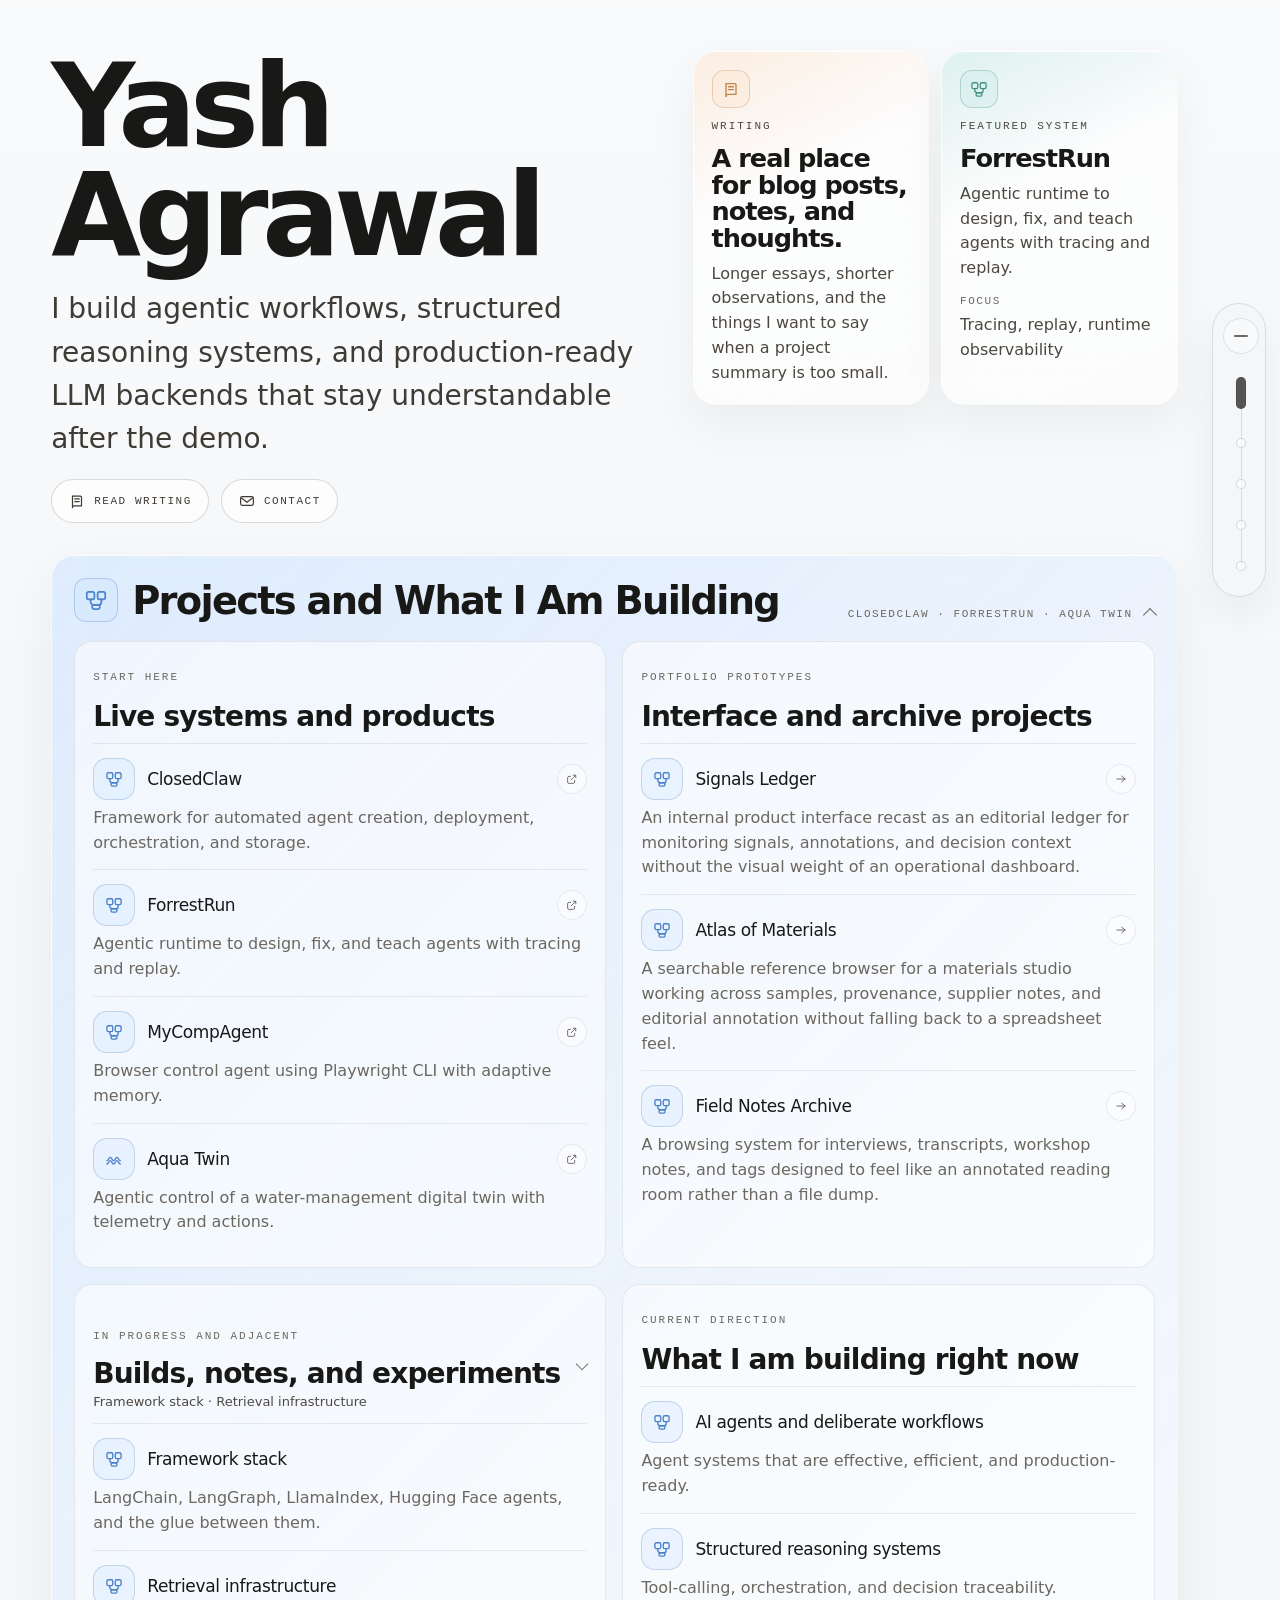
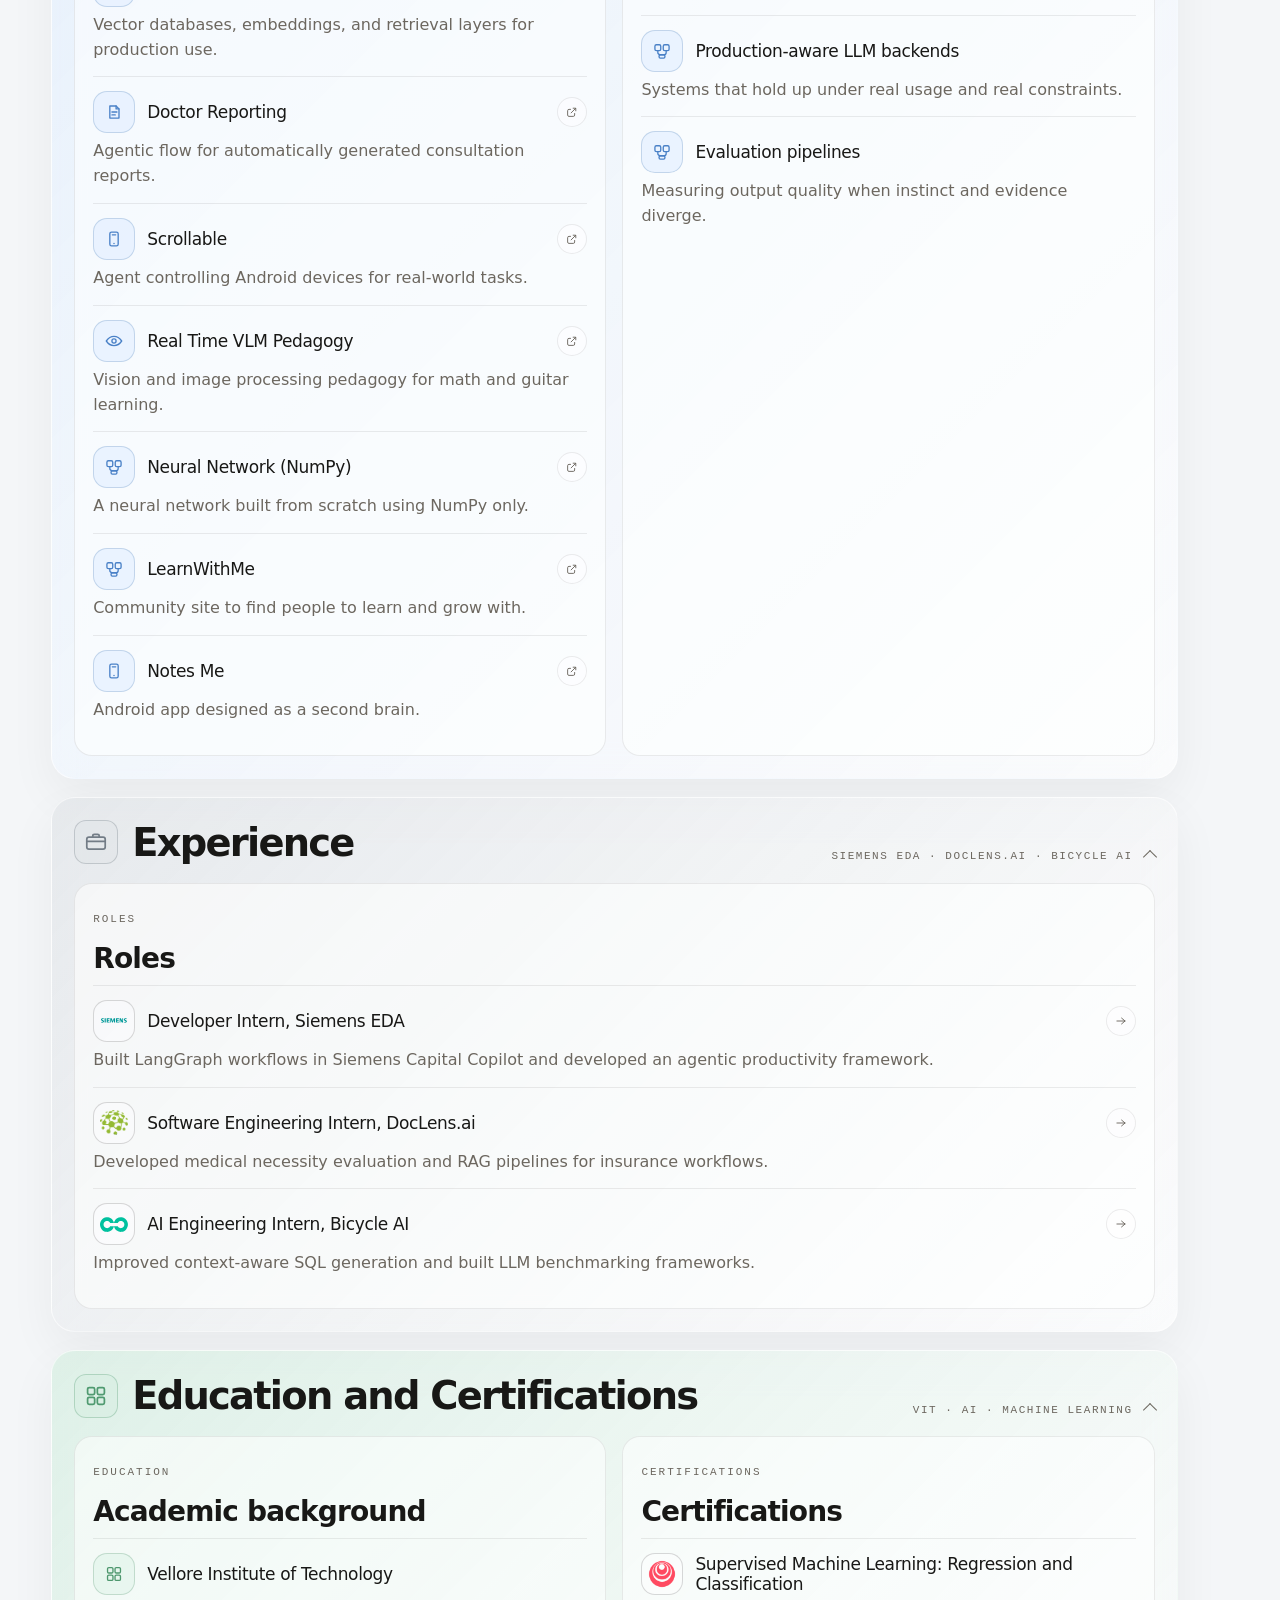
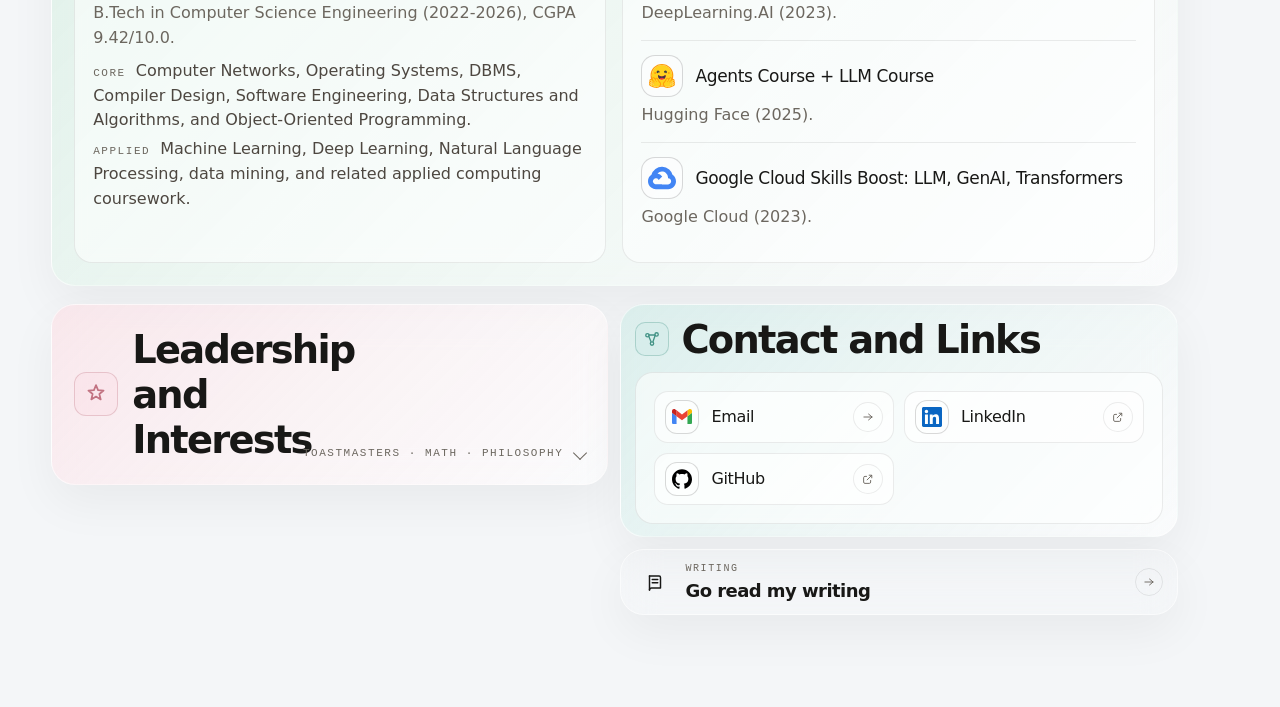
<file: index.html>
<!DOCTYPE html>
<html lang="en">
<head>
  <meta charset="UTF-8">
  <meta name="viewport" content="width=device-width, initial-scale=1.0">
  <title>Yash Agrawal | Portfolio Index</title>
  <meta
    name="description"
    content="AI/ML engineer focused on agentic workflows, LLM systems, and applied ML."
  >
  <script>
    (function () {
      try {
        const storedTheme = localStorage.getItem("portfolio-theme");
        const theme = storedTheme || (window.matchMedia("(prefers-color-scheme: dark)").matches ? "dark" : "light");
        document.documentElement.dataset.theme = theme;
      } catch (error) {
        document.documentElement.dataset.theme = "light";
      }
    }());
  </script>
  <link rel="stylesheet" href="styles.css">
</head>
<body class="page-home">
  <aside class="side-rail" aria-label="Quick navigation">
    <div class="side-rail-shell">
      <button class="theme-toggle" type="button" data-theme-toggle aria-pressed="false">
        <span data-theme-label>Switch to dark mode</span>
      </button>
      <nav class="rail-nav">
        <a class="rail-link is-active" href="#intro" aria-label="Jump to intro">
          <span class="rail-dot" aria-hidden="true"></span>
          <span class="rail-link-text">Intro</span>
        </a>
        <a class="rail-link" href="#projects" aria-label="Jump to projects">
          <span class="rail-dot" aria-hidden="true"></span>
          <span class="rail-link-text">Projects</span>
        </a>
        <a class="rail-link" href="#experience" aria-label="Jump to experience">
          <span class="rail-dot" aria-hidden="true"></span>
          <span class="rail-link-text">Experience</span>
        </a>
        <a class="rail-link" href="#education" aria-label="Jump to education">
          <span class="rail-dot" aria-hidden="true"></span>
          <span class="rail-link-text">Education</span>
        </a>
        <a class="rail-link" href="#leadership" aria-label="Jump to leadership">
          <span class="rail-dot" aria-hidden="true"></span>
          <span class="rail-link-text">Leadership + Links</span>
        </a>
      </nav>
    </div>
  </aside>

  <div class="page-shell">
    <div class="home-layout">
      <header id="intro" class="hero">
        <div class="hero-copy">
          <h1 class="hero-title">Yash Agrawal</h1>
          <p class="hero-summary">
            I build agentic workflows, structured reasoning systems, and production-ready LLM backends that stay understandable after the demo.
          </p>
          <div class="hero-actions" aria-label="Primary actions">
            <a class="hero-action" href="writing/index.html">
              <span class="hero-action-icon" aria-hidden="true">
                <svg viewBox="0 0 24 24" fill="none" stroke="currentColor" stroke-width="1.6" stroke-linecap="round" stroke-linejoin="round">
                  <path d="M6 5.5h10.5A1.5 1.5 0 0 1 18 7v11.5H8.25A2.25 2.25 0 0 0 6 20.75"></path>
                  <path d="M6 5.5v15.25"></path>
                  <path d="M9 9.25h6"></path>
                  <path d="M9 12.75h6"></path>
                </svg>
              </span>
              <span>Read Writing</span>
            </a>
            <a class="hero-action" href="#contact">
              <span class="hero-action-icon" aria-hidden="true">
                <svg viewBox="0 0 24 24" fill="none" stroke="currentColor" stroke-width="1.6" stroke-linecap="round" stroke-linejoin="round">
                  <rect x="3.5" y="6.25" width="17" height="11.5" rx="2"></rect>
                  <path d="m4.75 8 7.25 5.75L19.25 8"></path>
                </svg>
              </span>
              <span>Contact</span>
            </a>
          </div>
        </div>
      </header>

      <aside class="hero-board" aria-label="Quick portfolio overview">
        <a class="signal-card signal-card-link signal-card-writing" href="writing/index.html">
          <span class="signal-card-mark" aria-hidden="true">
            <svg viewBox="0 0 24 24" fill="none" stroke="currentColor" stroke-width="1.6" stroke-linecap="round" stroke-linejoin="round">
              <path d="M6 5.5h10.5A1.5 1.5 0 0 1 18 7v11.5H8.25A2.25 2.25 0 0 0 6 20.75"></path>
              <path d="M6 5.5v15.25"></path>
              <path d="M9 9.25h6"></path>
              <path d="M9 12.75h6"></path>
            </svg>
          </span>
          <p class="eyebrow">Writing</p>
          <h2>A real place for blog posts, notes, and thoughts.</h2>
          <p>
            Longer essays, shorter observations, and the things I want to say when a project summary is too small.
          </p>
        </a>

        <a class="signal-card signal-card-link signal-card-featured" href="https://github.com/rogue-socket/agentic-runtime" target="_blank" rel="noreferrer">
          <span class="signal-card-mark" aria-hidden="true">
            <svg viewBox="0 0 24 24" fill="none" stroke="currentColor" stroke-width="1.6" stroke-linecap="round" stroke-linejoin="round">
              <rect x="3.5" y="4.5" width="7" height="7" rx="1.75"></rect>
              <rect x="13.5" y="4.5" width="7" height="7" rx="1.75"></rect>
              <path d="M7 11.5v2.25a2.75 2.75 0 0 0 2.75 2.75h4.5A2.75 2.75 0 0 0 17 13.75V11.5"></path>
              <rect x="8.5" y="16.5" width="7" height="4" rx="1.5"></rect>
            </svg>
          </span>
          <p class="eyebrow">Featured System</p>
          <h2>ForrestRun</h2>
          <p>
            Agentic runtime to design, fix, and teach agents with tracing and replay.
          </p>
          <div class="signal-card-details" aria-label="Featured system details">
            <p class="signal-card-detail"><span class="signal-card-detail-label">Focus</span>Tracing, replay, runtime observability</p>
          </div>
        </a>

      </aside>

      <main aria-label="Portfolio overview">
        <div id="explorer" class="explorer explorer-lanes"></div>
      </main>
    </div>
  </div>

  <script src="theme.js"></script>
  <script src="script.js"></script>
</body>
</html>
</file>
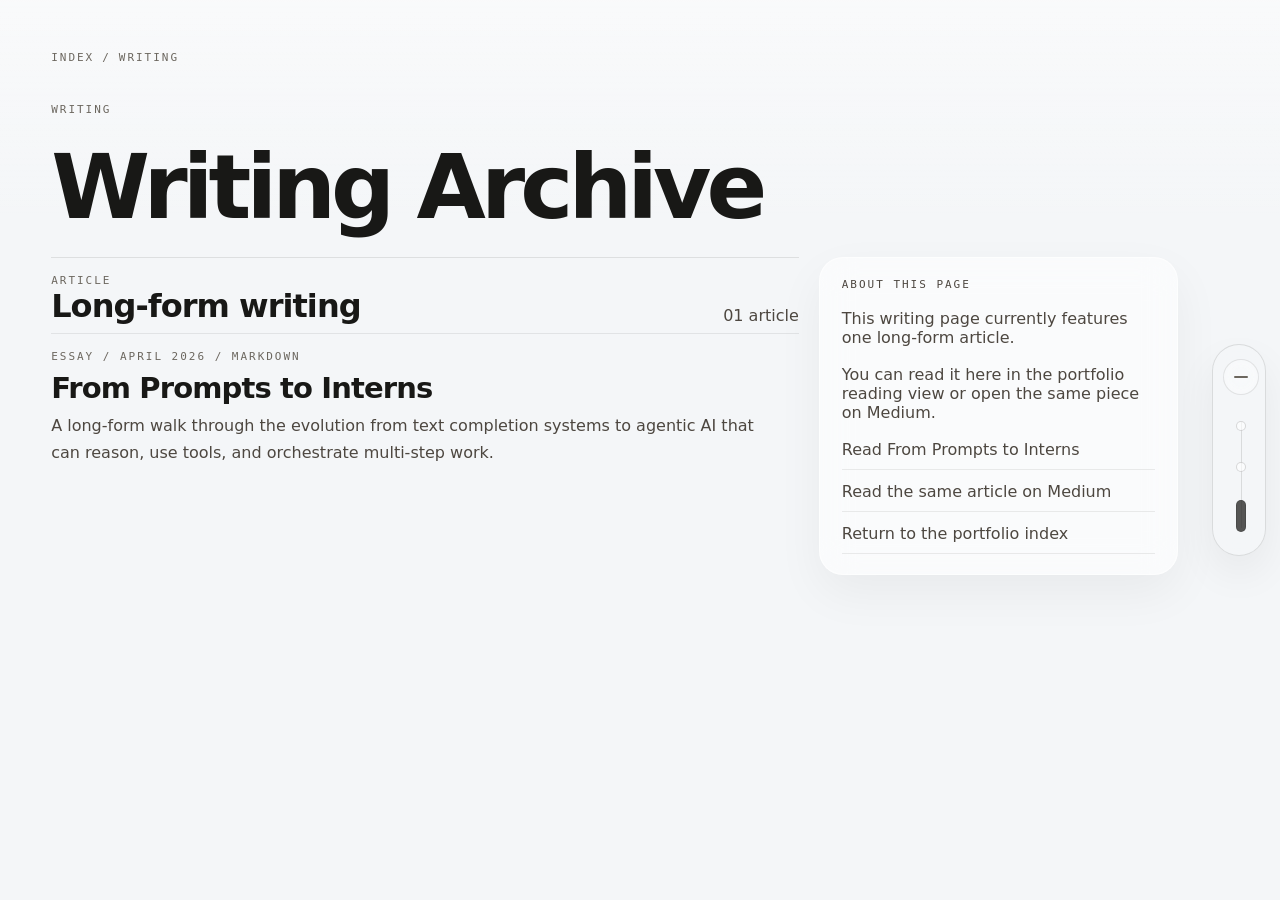
<file: writing/index.html>
<!DOCTYPE html>
<html lang="en">
<head>
  <meta charset="UTF-8">
  <meta name="viewport" content="width=device-width, initial-scale=1.0">
  <title>Writing and Notes | Yash Agrawal</title>
  <meta
    name="description"
    content="Writing archive for essays, notes, reading lists, and public working thoughts."
  >
  <script>
    (function () {
      try {
        const storedTheme = localStorage.getItem("portfolio-theme");
        const theme = storedTheme || (window.matchMedia("(prefers-color-scheme: dark)").matches ? "dark" : "light");
        document.documentElement.dataset.theme = theme;
      } catch (error) {
        document.documentElement.dataset.theme = "light";
      }
    }());
  </script>
  <link rel="stylesheet" href="../styles.css">
</head>
<body class="detail-page writing-page">
  <aside class="side-rail" aria-label="Writing navigation">
    <div class="side-rail-shell">
      <button class="theme-toggle" type="button" data-theme-toggle aria-pressed="false">
        <span data-theme-label>Switch to dark mode</span>
      </button>
      <nav class="rail-nav">
        <a class="rail-link" href="../index.html" aria-label="Go to home">
          <span class="rail-dot" aria-hidden="true"></span>
          <span class="rail-link-text">Home</span>
        </a>
        <a class="rail-link" href="#articles" aria-label="Jump to articles">
          <span class="rail-dot" aria-hidden="true"></span>
          <span class="rail-link-text">Article</span>
        </a>
        <a class="rail-link" href="#about" aria-label="Jump to about section">
          <span class="rail-dot" aria-hidden="true"></span>
          <span class="rail-link-text">About</span>
        </a>
      </nav>
    </div>
  </aside>

  <div class="page-shell">
    <nav class="breadcrumbs" aria-label="Breadcrumbs">
      <a href="../index.html">Index</a>
      <span>/</span>
      <span>Writing</span>
    </nav>

    <header class="detail-hero">
      <p class="detail-label">Writing</p>
      <h1 class="detail-title">Writing Archive</h1>
    </header>

    <main class="detail-main">
      <section class="writing-layout" aria-label="Writing archive layout">
        <div class="archive-column">
          <section id="articles" class="archive-group" aria-labelledby="articles-heading">
            <div class="archive-group-head">
              <div>
                <p class="eyebrow">Article</p>
                <h2 id="articles-heading" class="archive-group-title">Long-form writing</h2>
              </div>
              <p class="archive-group-note">01 article</p>
            </div>

            <a class="archive-row" href="from-promtps-to-interns.html">
              <div class="archive-main">
                <p class="archive-meta">Essay / April 2026 / Markdown</p>
                <h3 class="archive-title">From Prompts to Interns</h3>
                <p class="archive-summary">A long-form walk through the evolution from text completion systems to agentic AI that can reason, use tools, and orchestrate multi-step work.</p>
              </div>
              <div class="item-meta">
                <span class="chip">essay</span>
                <span class="chip">markdown</span>
                <span class="chip">medium</span>
              </div>
            </a>
          </section>
        </div>

        <aside id="about" class="glass-panel archive-sidebar" aria-label="Writing archive notes">
          <p class="eyebrow">About This Page</p>
          <p>
            This writing page currently features one long-form article.
          </p>
          <p>
            You can read it here in the portfolio reading view or open the same piece on Medium.
          </p>
          <div class="archive-links">
            <a href="from-promtps-to-interns.html">Read From Prompts to Interns</a>
            <a href="https://medium.com/@yash.agr1510/from-prompts-to-interns-c5c93b373891" target="_blank" rel="noopener noreferrer">Read the same article on Medium</a>
            <a href="../index.html">Return to the portfolio index</a>
          </div>
        </aside>
      </section>
    </main>
  </div>

  <script src="../theme.js"></script>
</body>
</html>
</file>
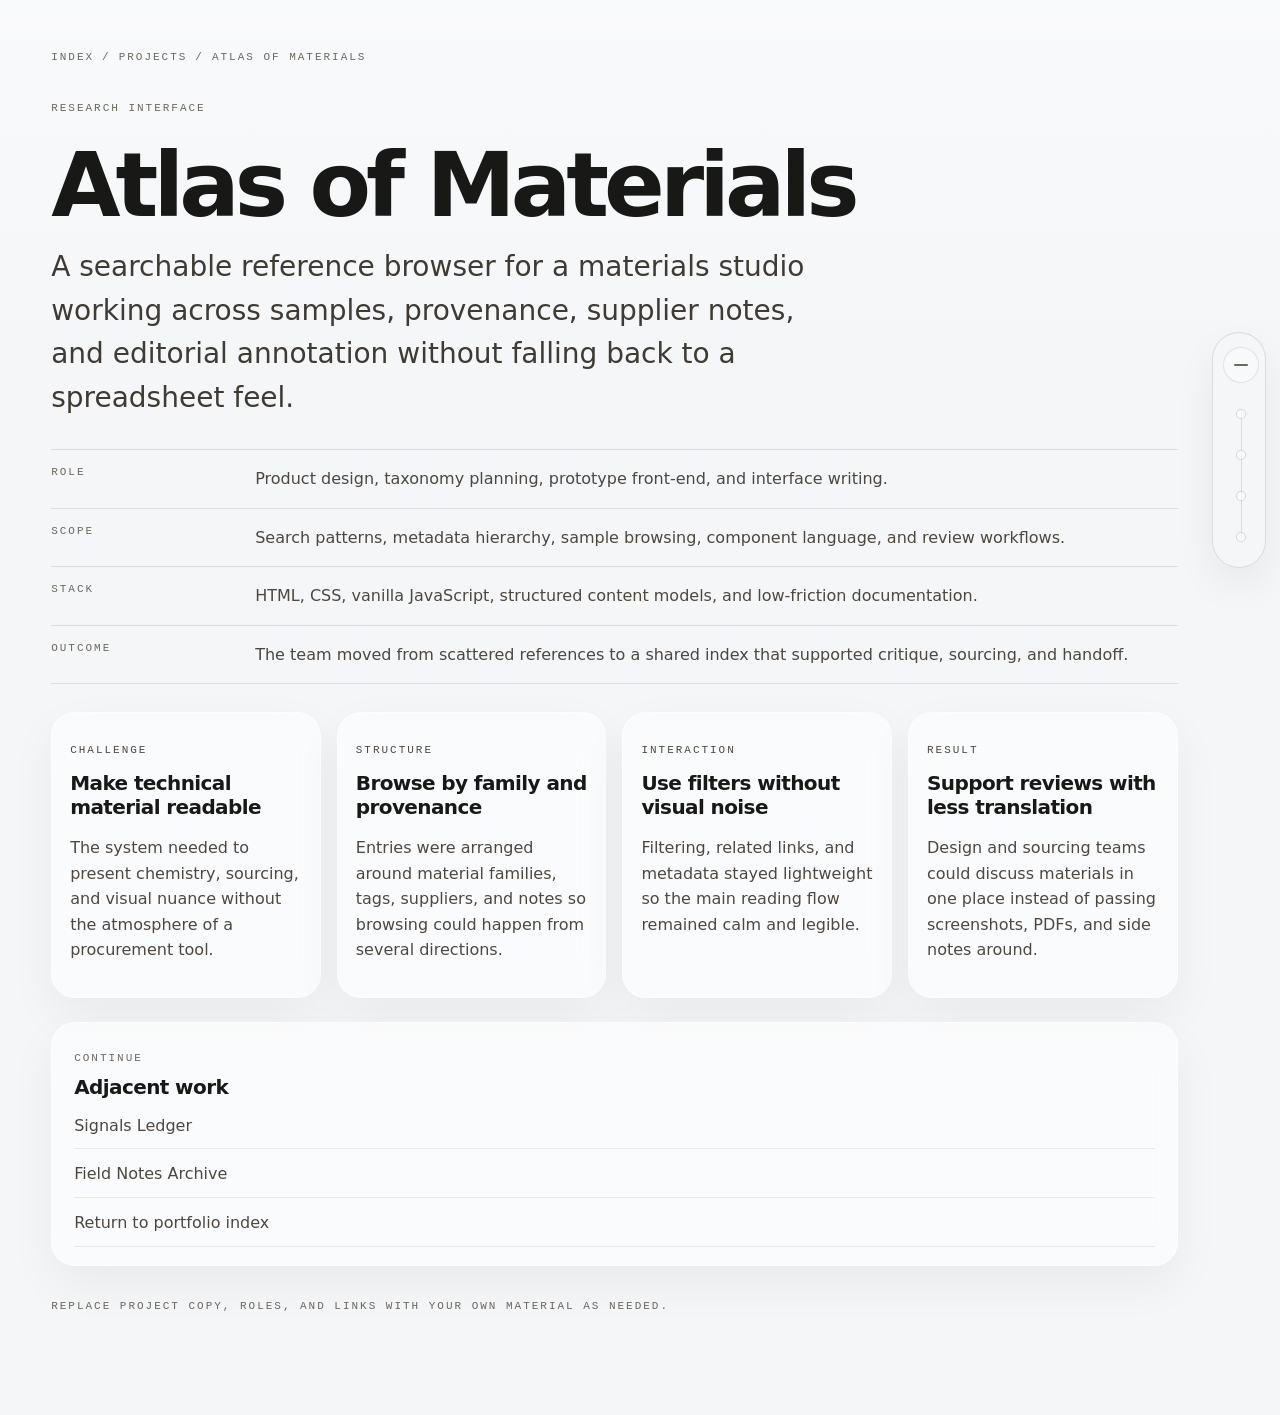
<file: details/atlas-of-materials.html>
<!DOCTYPE html>
<html lang="en">
<head>
  <meta charset="UTF-8">
  <meta name="viewport" content="width=device-width, initial-scale=1.0">
  <title>Atlas of Materials | Yash Agrawal</title>
  <meta
    name="description"
    content="Project detail page for Atlas of Materials, a research interface for browsing samples, provenance, and supplier notes."
  >
  <script>
    (function () {
      try {
        const storedTheme = localStorage.getItem("portfolio-theme");
        const theme = storedTheme || (window.matchMedia("(prefers-color-scheme: dark)").matches ? "dark" : "light");
        document.documentElement.dataset.theme = theme;
      } catch (error) {
        document.documentElement.dataset.theme = "light";
      }
    }());
  </script>
  <link rel="stylesheet" href="../styles.css">
</head>
<body class="detail-page">
  <aside class="side-rail" aria-label="Page navigation">
    <div class="side-rail-shell">
      <button class="theme-toggle" type="button" data-theme-toggle aria-pressed="false">
        <span data-theme-label>Switch to dark mode</span>
      </button>
      <nav class="rail-nav">
        <a class="rail-link" href="../index.html" aria-label="Go to home">
          <span class="rail-dot" aria-hidden="true"></span>
          <span class="rail-link-text">Home</span>
        </a>
        <a class="rail-link" href="../index.html#projects" aria-label="Go to projects">
          <span class="rail-dot" aria-hidden="true"></span>
          <span class="rail-link-text">Projects</span>
        </a>
        <a class="rail-link" href="../writing/index.html" aria-label="Go to writing">
          <span class="rail-dot" aria-hidden="true"></span>
          <span class="rail-link-text">Writing</span>
        </a>
        <a class="rail-link" href="../index.html#contact" aria-label="Go to contact">
          <span class="rail-dot" aria-hidden="true"></span>
          <span class="rail-link-text">Contact</span>
        </a>
      </nav>
    </div>
  </aside>

  <div class="page-shell">
    <nav class="breadcrumbs" aria-label="Breadcrumbs">
      <a href="../index.html">Index</a>
      <span>/</span>
      <a href="../index.html#projects">Projects</a>
      <span>/</span>
      <span>Atlas of Materials</span>
    </nav>

    <header class="detail-hero">
      <p class="detail-label">Research Interface</p>
      <h1 class="detail-title">Atlas of Materials</h1>
      <p class="detail-summary">
        A searchable reference browser for a materials studio working across samples,
        provenance, supplier notes, and editorial annotation without falling back to a spreadsheet feel.
      </p>
    </header>

    <main class="detail-main">
      <dl class="detail-rows">
        <div class="detail-row">
          <dt>Role</dt>
          <dd>Product design, taxonomy planning, prototype front-end, and interface writing.</dd>
        </div>
        <div class="detail-row">
          <dt>Scope</dt>
          <dd>Search patterns, metadata hierarchy, sample browsing, component language, and review workflows.</dd>
        </div>
        <div class="detail-row">
          <dt>Stack</dt>
          <dd>HTML, CSS, vanilla JavaScript, structured content models, and low-friction documentation.</dd>
        </div>
        <div class="detail-row">
          <dt>Outcome</dt>
          <dd>The team moved from scattered references to a shared index that supported critique, sourcing, and handoff.</dd>
        </div>
      </dl>

      <section class="card-grid" aria-label="Project highlights">
        <article class="card">
          <p class="card-kicker">Challenge</p>
          <h2>Make technical material readable</h2>
          <p>The system needed to present chemistry, sourcing, and visual nuance without the atmosphere of a procurement tool.</p>
        </article>
        <article class="card">
          <p class="card-kicker">Structure</p>
          <h2>Browse by family and provenance</h2>
          <p>Entries were arranged around material families, tags, suppliers, and notes so browsing could happen from several directions.</p>
        </article>
        <article class="card">
          <p class="card-kicker">Interaction</p>
          <h2>Use filters without visual noise</h2>
          <p>Filtering, related links, and metadata stayed lightweight so the main reading flow remained calm and legible.</p>
        </article>
        <article class="card">
          <p class="card-kicker">Result</p>
          <h2>Support reviews with less translation</h2>
          <p>Design and sourcing teams could discuss materials in one place instead of passing screenshots, PDFs, and side notes around.</p>
        </article>
      </section>

      <section class="glass-panel related-block" aria-label="Related links">
        <p class="related-label">Continue</p>
        <h2>Adjacent work</h2>
        <div class="related-links">
          <a href="signals-ledger.html">Signals Ledger</a>
          <a href="field-notes-archive.html">Field Notes Archive</a>
          <a href="../index.html">Return to portfolio index</a>
        </div>
      </section>

      <p class="footer-note">Replace project copy, roles, and links with your own material as needed.</p>
    </main>
  </div>
  <script src="../theme.js"></script>
</body>
</html>
</file>
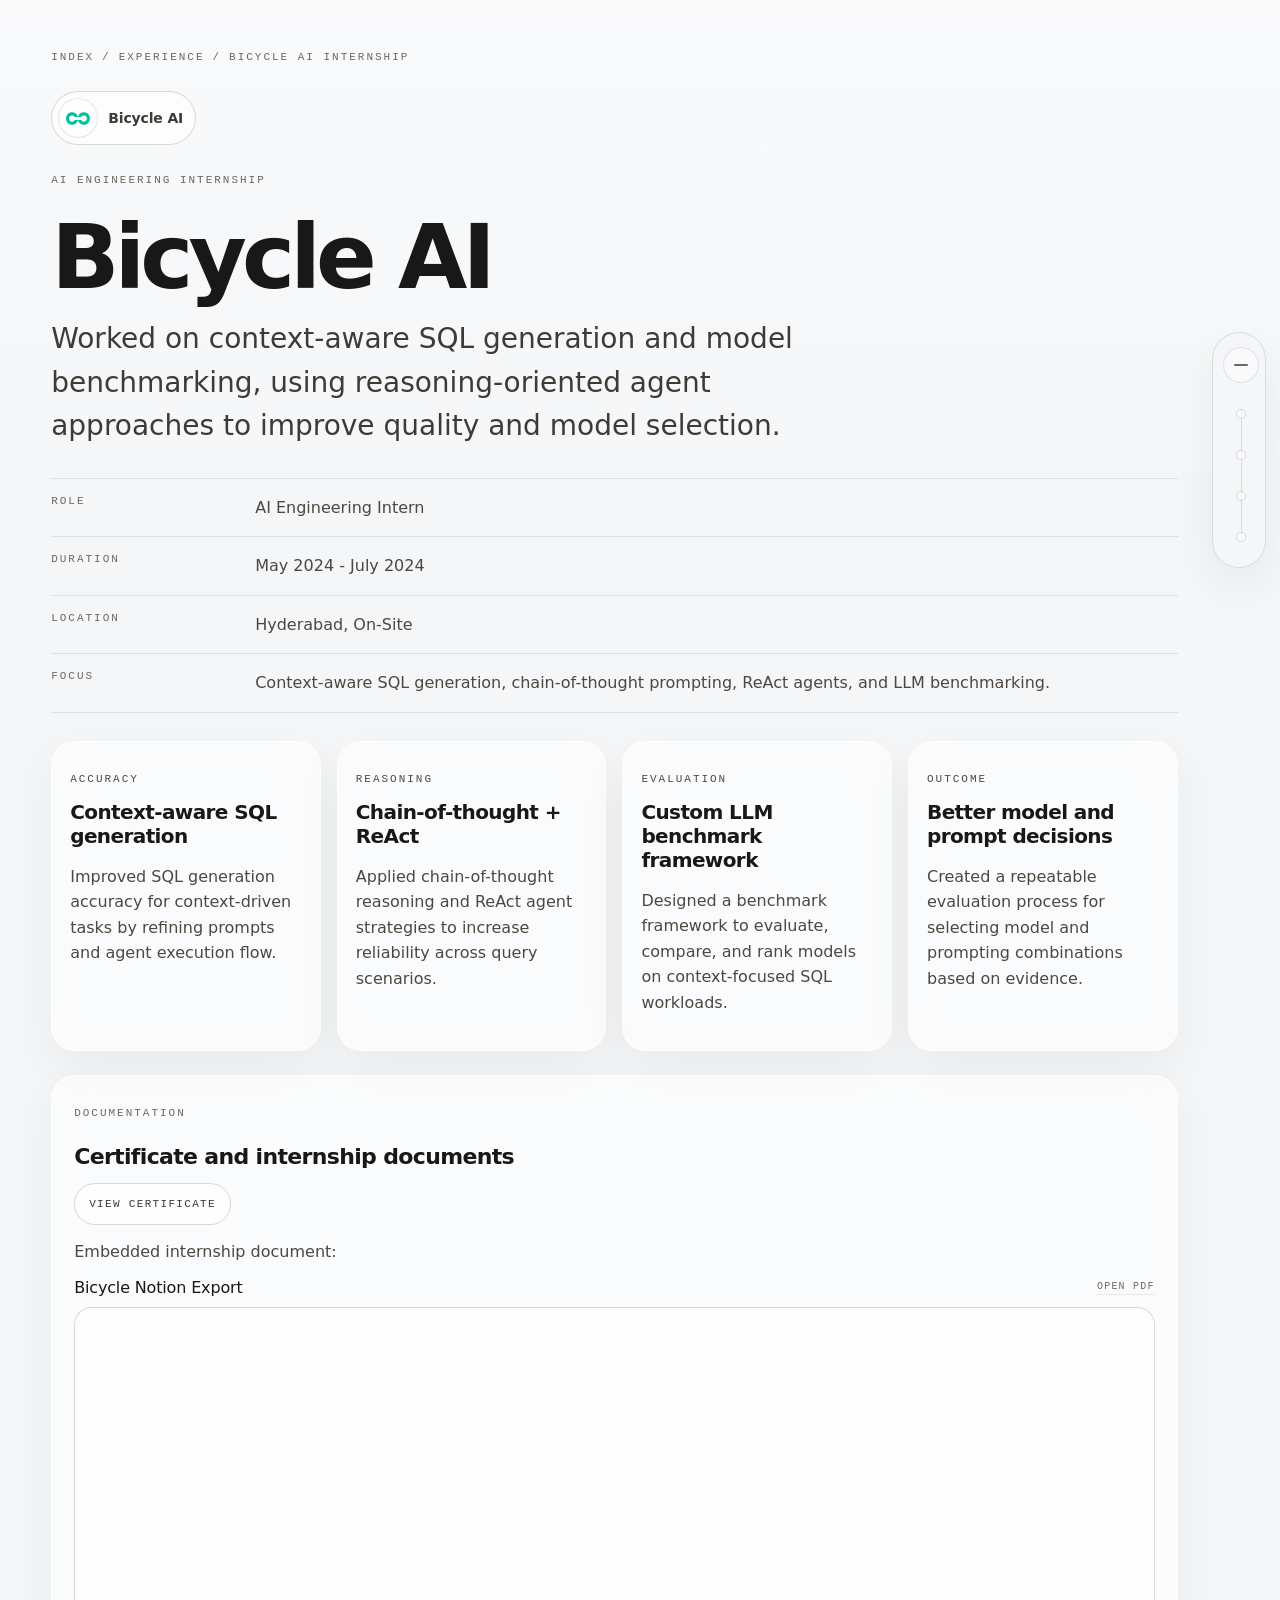
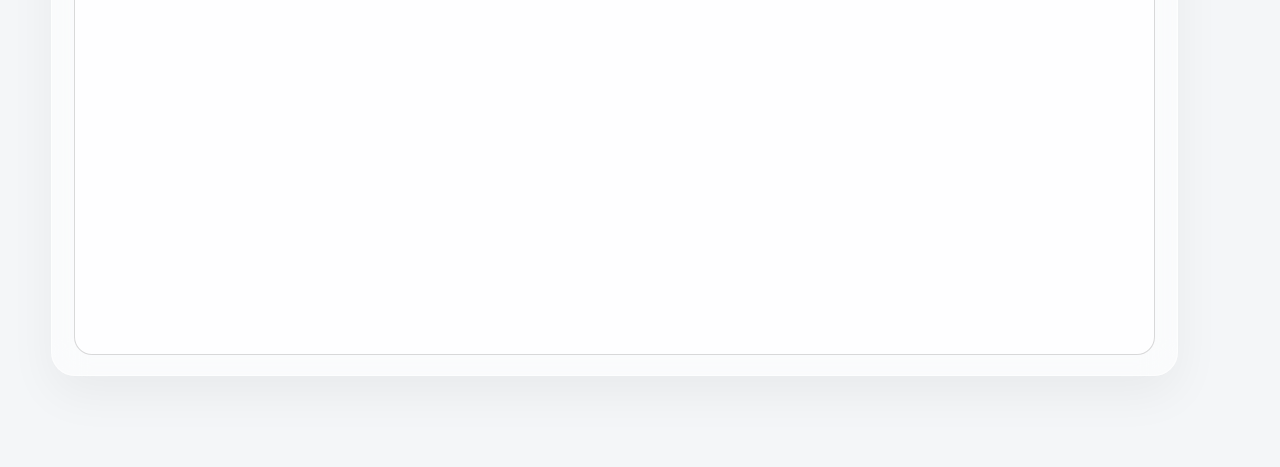
<file: details/bicycle-ai-internship-2024.html>
<!DOCTYPE html>
<html lang="en">
<head>
  <meta charset="UTF-8">
  <meta name="viewport" content="width=device-width, initial-scale=1.0">
  <title>Bicycle AI Internship | Yash Agrawal</title>
  <meta
    name="description"
    content="Internship detail page for Yash Agrawal's AI Engineering Intern role at Bicycle AI."
  >
  <script>
    (function () {
      try {
        const storedTheme = localStorage.getItem("portfolio-theme");
        const theme = storedTheme || (window.matchMedia("(prefers-color-scheme: dark)").matches ? "dark" : "light");
        document.documentElement.dataset.theme = theme;
      } catch (error) {
        document.documentElement.dataset.theme = "light";
      }
    }());
  </script>
  <link rel="stylesheet" href="../styles.css">
</head>
<body class="detail-page">
  <aside class="side-rail" aria-label="Page navigation">
    <div class="side-rail-shell">
      <button class="theme-toggle" type="button" data-theme-toggle aria-pressed="false">
        <span data-theme-label>Switch to dark mode</span>
      </button>
      <nav class="rail-nav">
        <a class="rail-link" href="../index.html" aria-label="Go to home">
          <span class="rail-dot" aria-hidden="true"></span>
          <span class="rail-link-text">Home</span>
        </a>
        <a class="rail-link" href="../index.html#experience" aria-label="Go to experience">
          <span class="rail-dot" aria-hidden="true"></span>
          <span class="rail-link-text">Experience</span>
        </a>
        <a class="rail-link" href="../writing/index.html" aria-label="Go to writing">
          <span class="rail-dot" aria-hidden="true"></span>
          <span class="rail-link-text">Writing</span>
        </a>
        <a class="rail-link" href="../index.html#contact" aria-label="Go to contact">
          <span class="rail-dot" aria-hidden="true"></span>
          <span class="rail-link-text">Contact</span>
        </a>
      </nav>
    </div>
  </aside>

  <div class="page-shell">
    <nav class="breadcrumbs" aria-label="Breadcrumbs">
      <a href="../index.html">Index</a>
      <span>/</span>
      <a href="../index.html#experience">Experience</a>
      <span>/</span>
      <span>Bicycle AI Internship</span>
    </nav>

    <header class="detail-hero">
      <div class="detail-brand">
        <span class="detail-brand-mark" aria-hidden="true">
          <img src="../assets/logos/bicycle-mark.svg" alt="" class="detail-brand-logo">
        </span>
        <p class="detail-brand-name">Bicycle AI</p>
      </div>
      <p class="detail-label">AI Engineering Internship</p>
      <h1 class="detail-title">Bicycle AI</h1>
      <p class="detail-summary">
        Worked on context-aware SQL generation and model benchmarking,
        using reasoning-oriented agent approaches to improve quality and model selection.
      </p>
    </header>

    <main class="detail-main">
      <dl class="detail-rows">
        <div class="detail-row">
          <dt>Role</dt>
          <dd>AI Engineering Intern</dd>
        </div>
        <div class="detail-row">
          <dt>Duration</dt>
          <dd>May 2024 - July 2024</dd>
        </div>
        <div class="detail-row">
          <dt>Location</dt>
          <dd>Hyderabad, On-Site</dd>
        </div>
        <div class="detail-row">
          <dt>Focus</dt>
          <dd>Context-aware SQL generation, chain-of-thought prompting, ReAct agents, and LLM benchmarking.</dd>
        </div>
      </dl>

      <section class="card-grid" aria-label="Internship highlights">
        <article class="card">
          <p class="card-kicker">Accuracy</p>
          <h2>Context-aware SQL generation</h2>
          <p>Improved SQL generation accuracy for context-driven tasks by refining prompts and agent execution flow.</p>
        </article>
        <article class="card">
          <p class="card-kicker">Reasoning</p>
          <h2>Chain-of-thought + ReAct</h2>
          <p>Applied chain-of-thought reasoning and ReAct agent strategies to increase reliability across query scenarios.</p>
        </article>
        <article class="card">
          <p class="card-kicker">Evaluation</p>
          <h2>Custom LLM benchmark framework</h2>
          <p>Designed a benchmark framework to evaluate, compare, and rank models on context-focused SQL workloads.</p>
        </article>
        <article class="card">
          <p class="card-kicker">Outcome</p>
          <h2>Better model and prompt decisions</h2>
          <p>Created a repeatable evaluation process for selecting model and prompting combinations based on evidence.</p>
        </article>
      </section>

      <section class="glass-panel internship-resource-panel" aria-label="Supporting documentation">
        <p class="related-label">Documentation</p>
        <h2>Certificate and internship documents</h2>
        <div class="resource-links">
          <a class="resource-link" href="https://drive.google.com/file/d/1ZMjD_A_s8_QPNIZo8DahAcaeTOS3-53o/view?usp=sharing" target="_blank" rel="noreferrer">View Certificate</a>
        </div>
        <p class="internship-resource-note">Embedded internship document:</p>
        <div class="resource-doc-grid">
          <article class="resource-doc">
            <div class="resource-doc-head">
              <h3 class="resource-doc-title">Bicycle Notion Export</h3>
              <a class="resource-doc-open" href="../info/Bicycle_AI_notion.pdf" target="_blank" rel="noreferrer">Open PDF</a>
            </div>
            <iframe class="resource-embed" src="../info/Bicycle_AI_notion.pdf#view=FitH" title="Bicycle internship Notion export PDF" loading="lazy"></iframe>
          </article>
        </div>
      </section>

    </main>
  </div>

  <script src="../theme.js"></script>
</body>
</html>
</file>
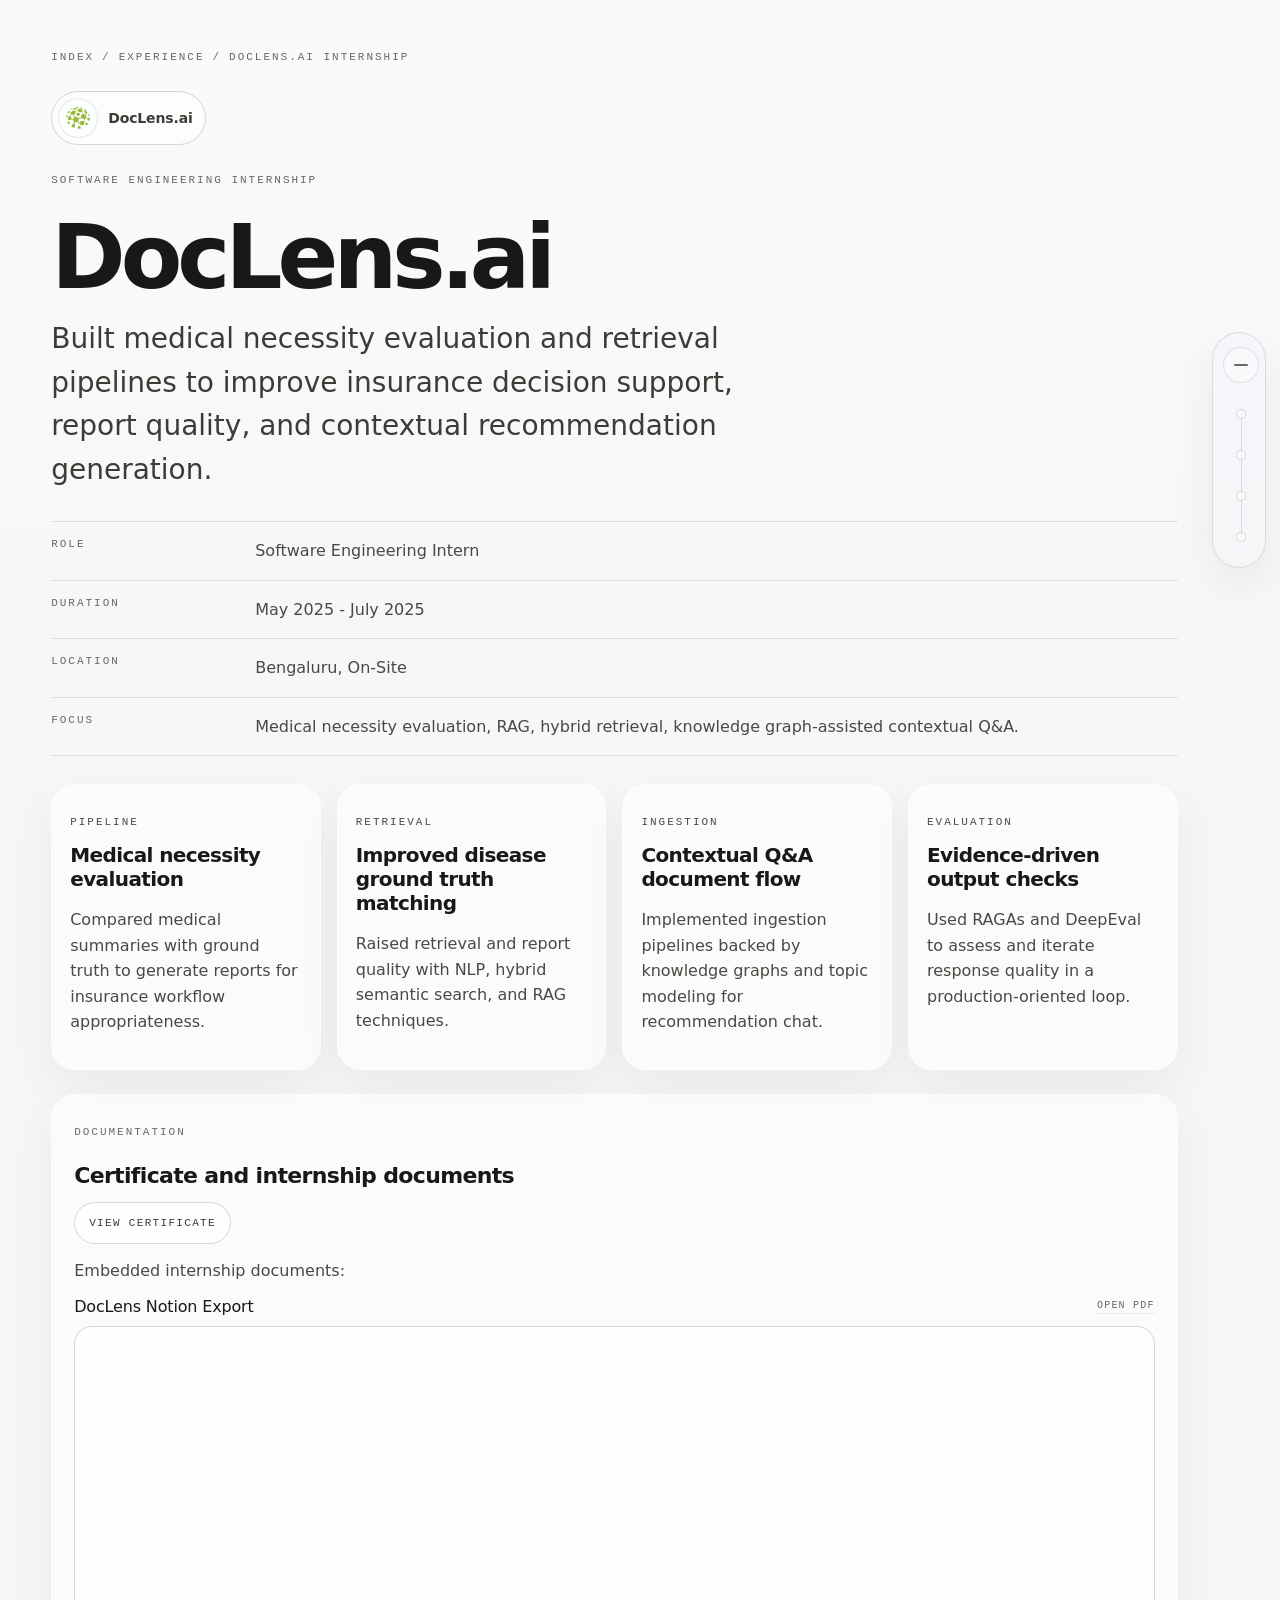
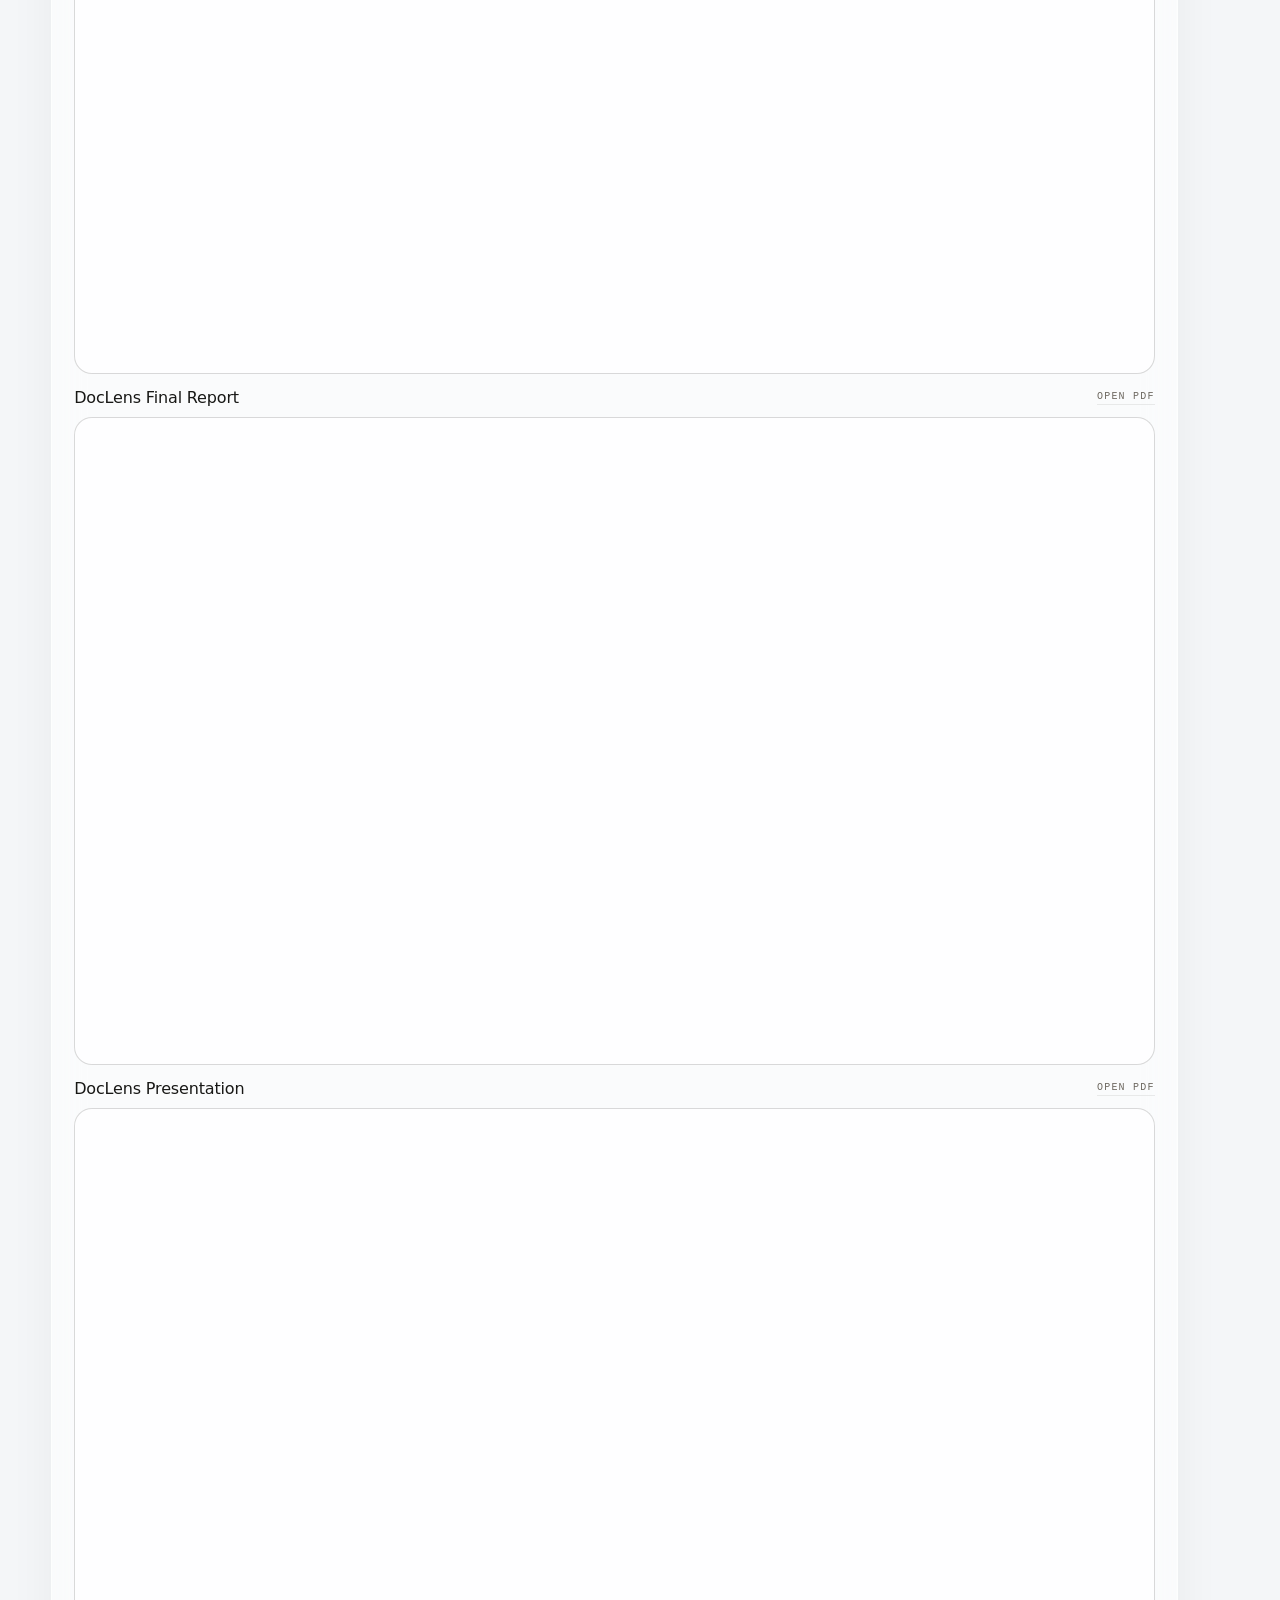
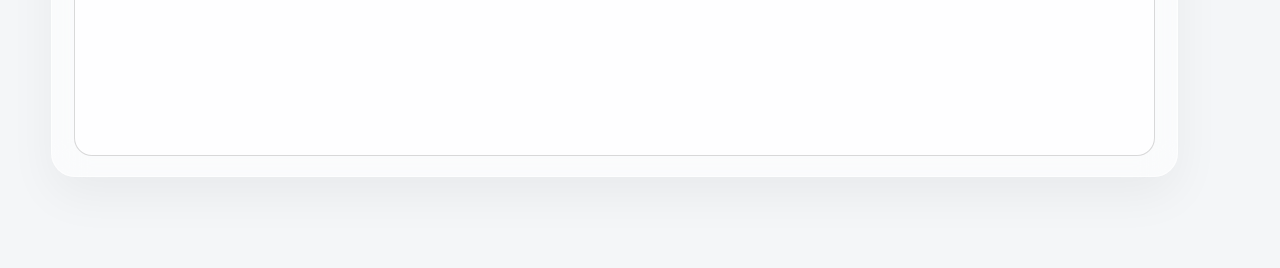
<file: details/doclens-ai-internship-2025.html>
<!DOCTYPE html>
<html lang="en">
<head>
  <meta charset="UTF-8">
  <meta name="viewport" content="width=device-width, initial-scale=1.0">
  <title>DocLens.ai Internship | Yash Agrawal</title>
  <meta
    name="description"
    content="Internship detail page for Yash Agrawal's Software Engineering Intern role at DocLens.ai."
  >
  <script>
    (function () {
      try {
        const storedTheme = localStorage.getItem("portfolio-theme");
        const theme = storedTheme || (window.matchMedia("(prefers-color-scheme: dark)").matches ? "dark" : "light");
        document.documentElement.dataset.theme = theme;
      } catch (error) {
        document.documentElement.dataset.theme = "light";
      }
    }());
  </script>
  <link rel="stylesheet" href="../styles.css">
</head>
<body class="detail-page">
  <aside class="side-rail" aria-label="Page navigation">
    <div class="side-rail-shell">
      <button class="theme-toggle" type="button" data-theme-toggle aria-pressed="false">
        <span data-theme-label>Switch to dark mode</span>
      </button>
      <nav class="rail-nav">
        <a class="rail-link" href="../index.html" aria-label="Go to home">
          <span class="rail-dot" aria-hidden="true"></span>
          <span class="rail-link-text">Home</span>
        </a>
        <a class="rail-link" href="../index.html#experience" aria-label="Go to experience">
          <span class="rail-dot" aria-hidden="true"></span>
          <span class="rail-link-text">Experience</span>
        </a>
        <a class="rail-link" href="../writing/index.html" aria-label="Go to writing">
          <span class="rail-dot" aria-hidden="true"></span>
          <span class="rail-link-text">Writing</span>
        </a>
        <a class="rail-link" href="../index.html#contact" aria-label="Go to contact">
          <span class="rail-dot" aria-hidden="true"></span>
          <span class="rail-link-text">Contact</span>
        </a>
      </nav>
    </div>
  </aside>

  <div class="page-shell">
    <nav class="breadcrumbs" aria-label="Breadcrumbs">
      <a href="../index.html">Index</a>
      <span>/</span>
      <a href="../index.html#experience">Experience</a>
      <span>/</span>
      <span>DocLens.ai Internship</span>
    </nav>

    <header class="detail-hero">
      <div class="detail-brand">
        <span class="detail-brand-mark" aria-hidden="true">
          <img src="../assets/logos/doclens.png" alt="" class="detail-brand-logo">
        </span>
        <p class="detail-brand-name">DocLens.ai</p>
      </div>
      <p class="detail-label">Software Engineering Internship</p>
      <h1 class="detail-title">DocLens.ai</h1>
      <p class="detail-summary">
        Built medical necessity evaluation and retrieval pipelines to improve insurance decision support,
        report quality, and contextual recommendation generation.
      </p>
    </header>

    <main class="detail-main">
      <dl class="detail-rows">
        <div class="detail-row">
          <dt>Role</dt>
          <dd>Software Engineering Intern</dd>
        </div>
        <div class="detail-row">
          <dt>Duration</dt>
          <dd>May 2025 - July 2025</dd>
        </div>
        <div class="detail-row">
          <dt>Location</dt>
          <dd>Bengaluru, On-Site</dd>
        </div>
        <div class="detail-row">
          <dt>Focus</dt>
          <dd>Medical necessity evaluation, RAG, hybrid retrieval, knowledge graph-assisted contextual Q&amp;A.</dd>
        </div>
      </dl>

      <section class="card-grid" aria-label="Internship highlights">
        <article class="card">
          <p class="card-kicker">Pipeline</p>
          <h2>Medical necessity evaluation</h2>
          <p>Compared medical summaries with ground truth to generate reports for insurance workflow appropriateness.</p>
        </article>
        <article class="card">
          <p class="card-kicker">Retrieval</p>
          <h2>Improved disease ground truth matching</h2>
          <p>Raised retrieval and report quality with NLP, hybrid semantic search, and RAG techniques.</p>
        </article>
        <article class="card">
          <p class="card-kicker">Ingestion</p>
          <h2>Contextual Q&amp;A document flow</h2>
          <p>Implemented ingestion pipelines backed by knowledge graphs and topic modeling for recommendation chat.</p>
        </article>
        <article class="card">
          <p class="card-kicker">Evaluation</p>
          <h2>Evidence-driven output checks</h2>
          <p>Used RAGAs and DeepEval to assess and iterate response quality in a production-oriented loop.</p>
        </article>
      </section>

      <section class="glass-panel internship-resource-panel" aria-label="Supporting documentation">
        <p class="related-label">Documentation</p>
        <h2>Certificate and internship documents</h2>
        <div class="resource-links">
          <a class="resource-link" href="https://drive.google.com/file/d/1PSE1GiS8FeUo1jcmlkYSVfmL_rRZBrDx/view?usp=sharing" target="_blank" rel="noreferrer">View Certificate</a>
        </div>
        <p class="internship-resource-note">Embedded internship documents:</p>
        <div class="resource-doc-grid">
          <article class="resource-doc">
            <div class="resource-doc-head">
              <h3 class="resource-doc-title">DocLens Notion Export</h3>
              <a class="resource-doc-open" href="../info/DocLens_ai_notion.pdf" target="_blank" rel="noreferrer">Open PDF</a>
            </div>
            <iframe class="resource-embed" src="../info/DocLens_ai_notion.pdf#view=FitH" title="DocLens internship Notion export PDF" loading="lazy"></iframe>
          </article>
          <article class="resource-doc">
            <div class="resource-doc-head">
              <h3 class="resource-doc-title">DocLens Final Report</h3>
              <a class="resource-doc-open" href="../info/DocLens_ai_report.pdf" target="_blank" rel="noreferrer">Open PDF</a>
            </div>
            <iframe class="resource-embed" src="../info/DocLens_ai_report.pdf#view=FitH" title="DocLens internship final report PDF" loading="lazy"></iframe>
          </article>
          <article class="resource-doc">
            <div class="resource-doc-head">
              <h3 class="resource-doc-title">DocLens Presentation</h3>
              <a class="resource-doc-open" href="../info/DocLens_ai_presentation.pdf" target="_blank" rel="noreferrer">Open PDF</a>
            </div>
            <iframe class="resource-embed" src="../info/DocLens_ai_presentation.pdf#view=FitH" title="DocLens internship presentation PDF" loading="lazy"></iframe>
          </article>
        </div>
      </section>

    </main>
  </div>

  <script src="../theme.js"></script>
</body>
</html>
</file>
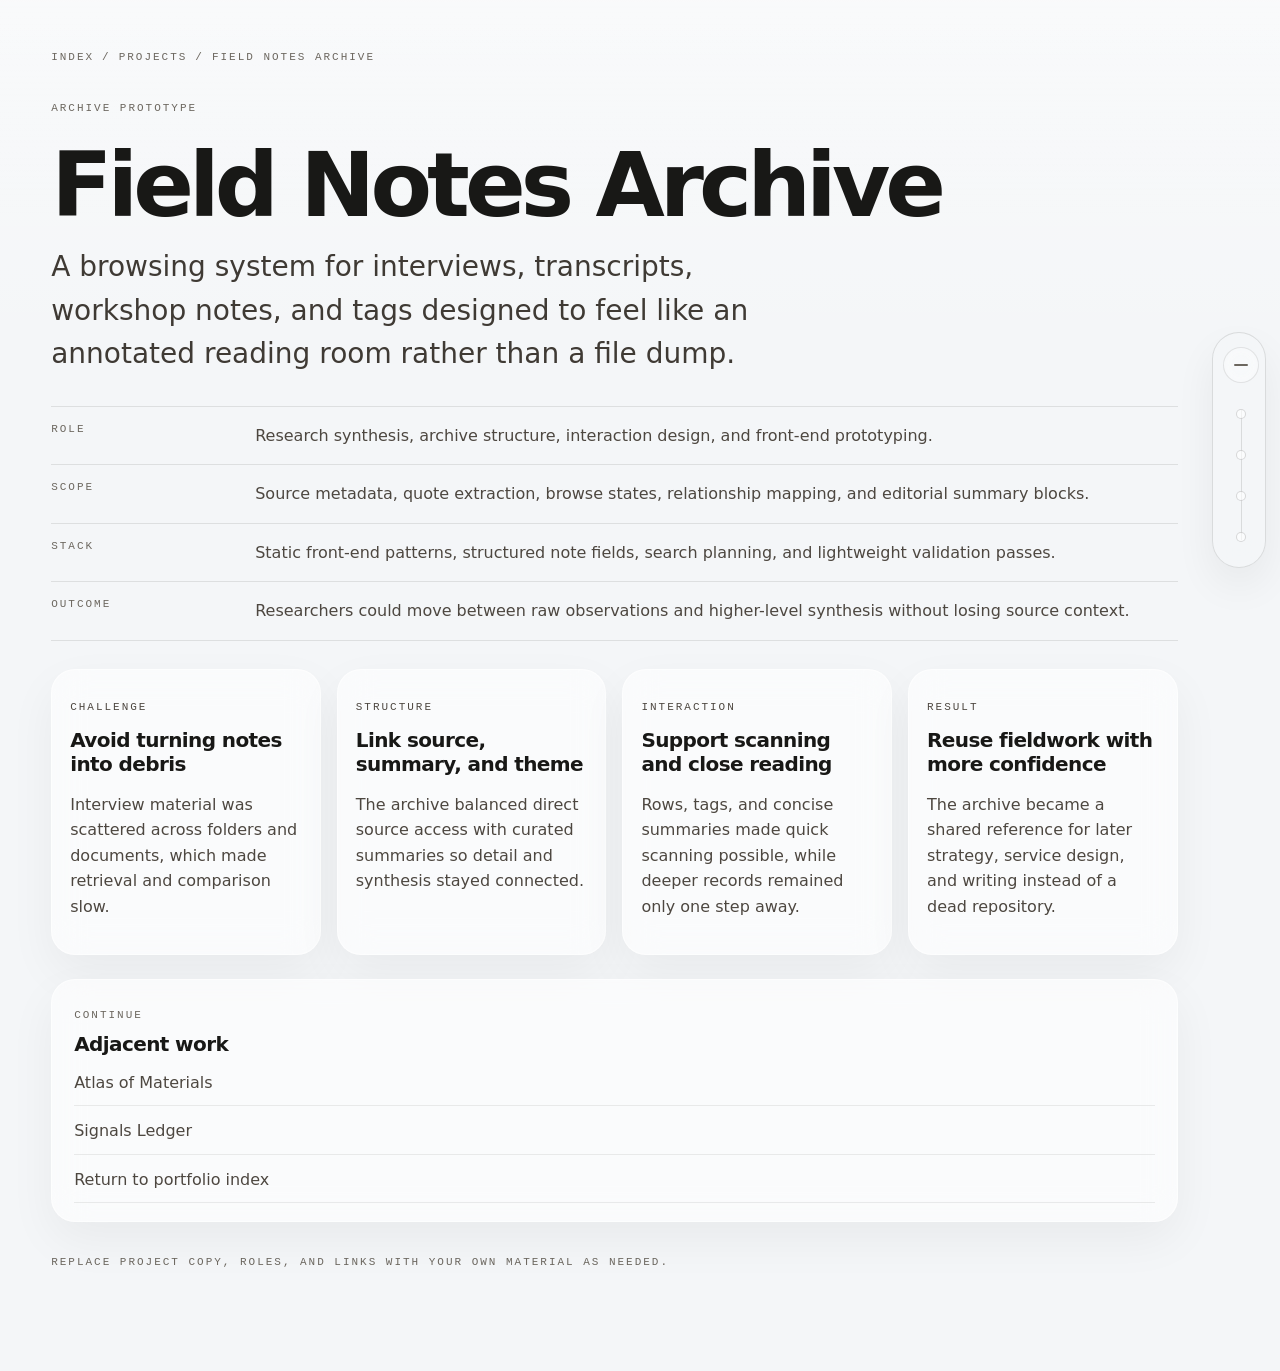
<file: details/field-notes-archive.html>
<!DOCTYPE html>
<html lang="en">
<head>
  <meta charset="UTF-8">
  <meta name="viewport" content="width=device-width, initial-scale=1.0">
  <title>Field Notes Archive | Yash Agrawal</title>
  <meta
    name="description"
    content="Project detail page for Field Notes Archive, a reading-room style archive interface for interviews and workshop notes."
  >
  <script>
    (function () {
      try {
        const storedTheme = localStorage.getItem("portfolio-theme");
        const theme = storedTheme || (window.matchMedia("(prefers-color-scheme: dark)").matches ? "dark" : "light");
        document.documentElement.dataset.theme = theme;
      } catch (error) {
        document.documentElement.dataset.theme = "light";
      }
    }());
  </script>
  <link rel="stylesheet" href="../styles.css">
</head>
<body class="detail-page">
  <aside class="side-rail" aria-label="Page navigation">
    <div class="side-rail-shell">
      <button class="theme-toggle" type="button" data-theme-toggle aria-pressed="false">
        <span data-theme-label>Switch to dark mode</span>
      </button>
      <nav class="rail-nav">
        <a class="rail-link" href="../index.html" aria-label="Go to home">
          <span class="rail-dot" aria-hidden="true"></span>
          <span class="rail-link-text">Home</span>
        </a>
        <a class="rail-link" href="../index.html#projects" aria-label="Go to projects">
          <span class="rail-dot" aria-hidden="true"></span>
          <span class="rail-link-text">Projects</span>
        </a>
        <a class="rail-link" href="../writing/index.html" aria-label="Go to writing">
          <span class="rail-dot" aria-hidden="true"></span>
          <span class="rail-link-text">Writing</span>
        </a>
        <a class="rail-link" href="../index.html#contact" aria-label="Go to contact">
          <span class="rail-dot" aria-hidden="true"></span>
          <span class="rail-link-text">Contact</span>
        </a>
      </nav>
    </div>
  </aside>

  <div class="page-shell">
    <nav class="breadcrumbs" aria-label="Breadcrumbs">
      <a href="../index.html">Index</a>
      <span>/</span>
      <a href="../index.html#projects">Projects</a>
      <span>/</span>
      <span>Field Notes Archive</span>
    </nav>

    <header class="detail-hero">
      <p class="detail-label">Archive Prototype</p>
      <h1 class="detail-title">Field Notes Archive</h1>
      <p class="detail-summary">
        A browsing system for interviews, transcripts, workshop notes, and tags designed
        to feel like an annotated reading room rather than a file dump.
      </p>
    </header>

    <main class="detail-main">
      <dl class="detail-rows">
        <div class="detail-row">
          <dt>Role</dt>
          <dd>Research synthesis, archive structure, interaction design, and front-end prototyping.</dd>
        </div>
        <div class="detail-row">
          <dt>Scope</dt>
          <dd>Source metadata, quote extraction, browse states, relationship mapping, and editorial summary blocks.</dd>
        </div>
        <div class="detail-row">
          <dt>Stack</dt>
          <dd>Static front-end patterns, structured note fields, search planning, and lightweight validation passes.</dd>
        </div>
        <div class="detail-row">
          <dt>Outcome</dt>
          <dd>Researchers could move between raw observations and higher-level synthesis without losing source context.</dd>
        </div>
      </dl>

      <section class="card-grid" aria-label="Project highlights">
        <article class="card">
          <p class="card-kicker">Challenge</p>
          <h2>Avoid turning notes into debris</h2>
          <p>Interview material was scattered across folders and documents, which made retrieval and comparison slow.</p>
        </article>
        <article class="card">
          <p class="card-kicker">Structure</p>
          <h2>Link source, summary, and theme</h2>
          <p>The archive balanced direct source access with curated summaries so detail and synthesis stayed connected.</p>
        </article>
        <article class="card">
          <p class="card-kicker">Interaction</p>
          <h2>Support scanning and close reading</h2>
          <p>Rows, tags, and concise summaries made quick scanning possible, while deeper records remained only one step away.</p>
        </article>
        <article class="card">
          <p class="card-kicker">Result</p>
          <h2>Reuse fieldwork with more confidence</h2>
          <p>The archive became a shared reference for later strategy, service design, and writing instead of a dead repository.</p>
        </article>
      </section>

      <section class="glass-panel related-block" aria-label="Related links">
        <p class="related-label">Continue</p>
        <h2>Adjacent work</h2>
        <div class="related-links">
          <a href="atlas-of-materials.html">Atlas of Materials</a>
          <a href="signals-ledger.html">Signals Ledger</a>
          <a href="../index.html">Return to portfolio index</a>
        </div>
      </section>

      <p class="footer-note">Replace project copy, roles, and links with your own material as needed.</p>
    </main>
  </div>
  <script src="../theme.js"></script>
</body>
</html>
</file>
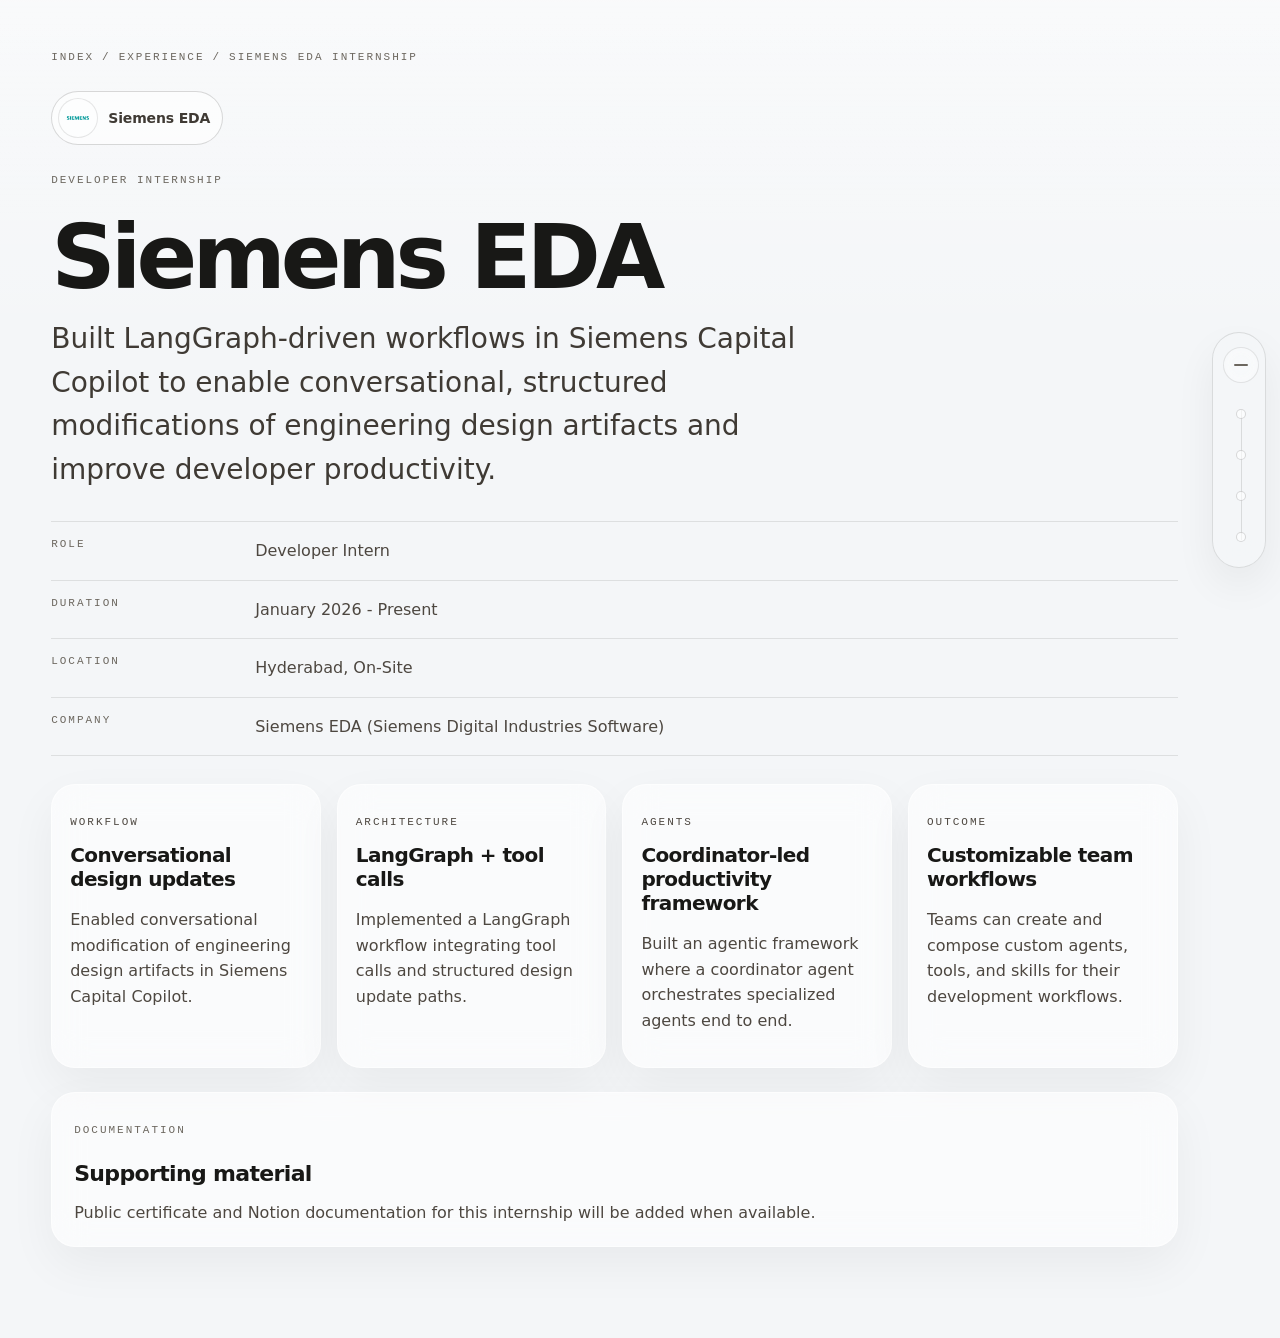
<file: details/siemens-eda-internship.html>
<!DOCTYPE html>
<html lang="en">
<head>
  <meta charset="UTF-8">
  <meta name="viewport" content="width=device-width, initial-scale=1.0">
  <title>Siemens EDA Internship | Yash Agrawal</title>
  <meta
    name="description"
    content="Internship detail page for Yash Agrawal's Developer Intern role at Siemens EDA."
  >
  <script>
    (function () {
      try {
        const storedTheme = localStorage.getItem("portfolio-theme");
        const theme = storedTheme || (window.matchMedia("(prefers-color-scheme: dark)").matches ? "dark" : "light");
        document.documentElement.dataset.theme = theme;
      } catch (error) {
        document.documentElement.dataset.theme = "light";
      }
    }());
  </script>
  <link rel="stylesheet" href="../styles.css">
</head>
<body class="detail-page">
  <aside class="side-rail" aria-label="Page navigation">
    <div class="side-rail-shell">
      <button class="theme-toggle" type="button" data-theme-toggle aria-pressed="false">
        <span data-theme-label>Switch to dark mode</span>
      </button>
      <nav class="rail-nav">
        <a class="rail-link" href="../index.html" aria-label="Go to home">
          <span class="rail-dot" aria-hidden="true"></span>
          <span class="rail-link-text">Home</span>
        </a>
        <a class="rail-link" href="../index.html#experience" aria-label="Go to experience">
          <span class="rail-dot" aria-hidden="true"></span>
          <span class="rail-link-text">Experience</span>
        </a>
        <a class="rail-link" href="../writing/index.html" aria-label="Go to writing">
          <span class="rail-dot" aria-hidden="true"></span>
          <span class="rail-link-text">Writing</span>
        </a>
        <a class="rail-link" href="../index.html#contact" aria-label="Go to contact">
          <span class="rail-dot" aria-hidden="true"></span>
          <span class="rail-link-text">Contact</span>
        </a>
      </nav>
    </div>
  </aside>

  <div class="page-shell">
    <nav class="breadcrumbs" aria-label="Breadcrumbs">
      <a href="../index.html">Index</a>
      <span>/</span>
      <a href="../index.html#experience">Experience</a>
      <span>/</span>
      <span>Siemens EDA Internship</span>
    </nav>

    <header class="detail-hero">
      <div class="detail-brand">
        <span class="detail-brand-mark" aria-hidden="true">
          <img src="../assets/logos/siemens-mark.svg" alt="" class="detail-brand-logo">
        </span>
        <p class="detail-brand-name">Siemens EDA</p>
      </div>
      <p class="detail-label">Developer Internship</p>
      <h1 class="detail-title">Siemens EDA</h1>
      <p class="detail-summary">
        Built LangGraph-driven workflows in Siemens Capital Copilot to enable conversational,
        structured modifications of engineering design artifacts and improve developer productivity.
      </p>
    </header>

    <main class="detail-main">
      <dl class="detail-rows">
        <div class="detail-row">
          <dt>Role</dt>
          <dd>Developer Intern</dd>
        </div>
        <div class="detail-row">
          <dt>Duration</dt>
          <dd>January 2026 - Present</dd>
        </div>
        <div class="detail-row">
          <dt>Location</dt>
          <dd>Hyderabad, On-Site</dd>
        </div>
        <div class="detail-row">
          <dt>Company</dt>
          <dd>Siemens EDA (Siemens Digital Industries Software)</dd>
        </div>
      </dl>

      <section class="card-grid" aria-label="Internship highlights">
        <article class="card">
          <p class="card-kicker">Workflow</p>
          <h2>Conversational design updates</h2>
          <p>Enabled conversational modification of engineering design artifacts in Siemens Capital Copilot.</p>
        </article>
        <article class="card">
          <p class="card-kicker">Architecture</p>
          <h2>LangGraph + tool calls</h2>
          <p>Implemented a LangGraph workflow integrating tool calls and structured design update paths.</p>
        </article>
        <article class="card">
          <p class="card-kicker">Agents</p>
          <h2>Coordinator-led productivity framework</h2>
          <p>Built an agentic framework where a coordinator agent orchestrates specialized agents end to end.</p>
        </article>
        <article class="card">
          <p class="card-kicker">Outcome</p>
          <h2>Customizable team workflows</h2>
          <p>Teams can create and compose custom agents, tools, and skills for their development workflows.</p>
        </article>
      </section>

      <section class="glass-panel internship-resource-panel" aria-label="Supporting documentation">
        <p class="related-label">Documentation</p>
        <h2>Supporting material</h2>
        <p class="internship-resource-note">
          Public certificate and Notion documentation for this internship will be added when available.
        </p>
      </section>

    </main>
  </div>

  <script src="../theme.js"></script>
</body>
</html>
</file>
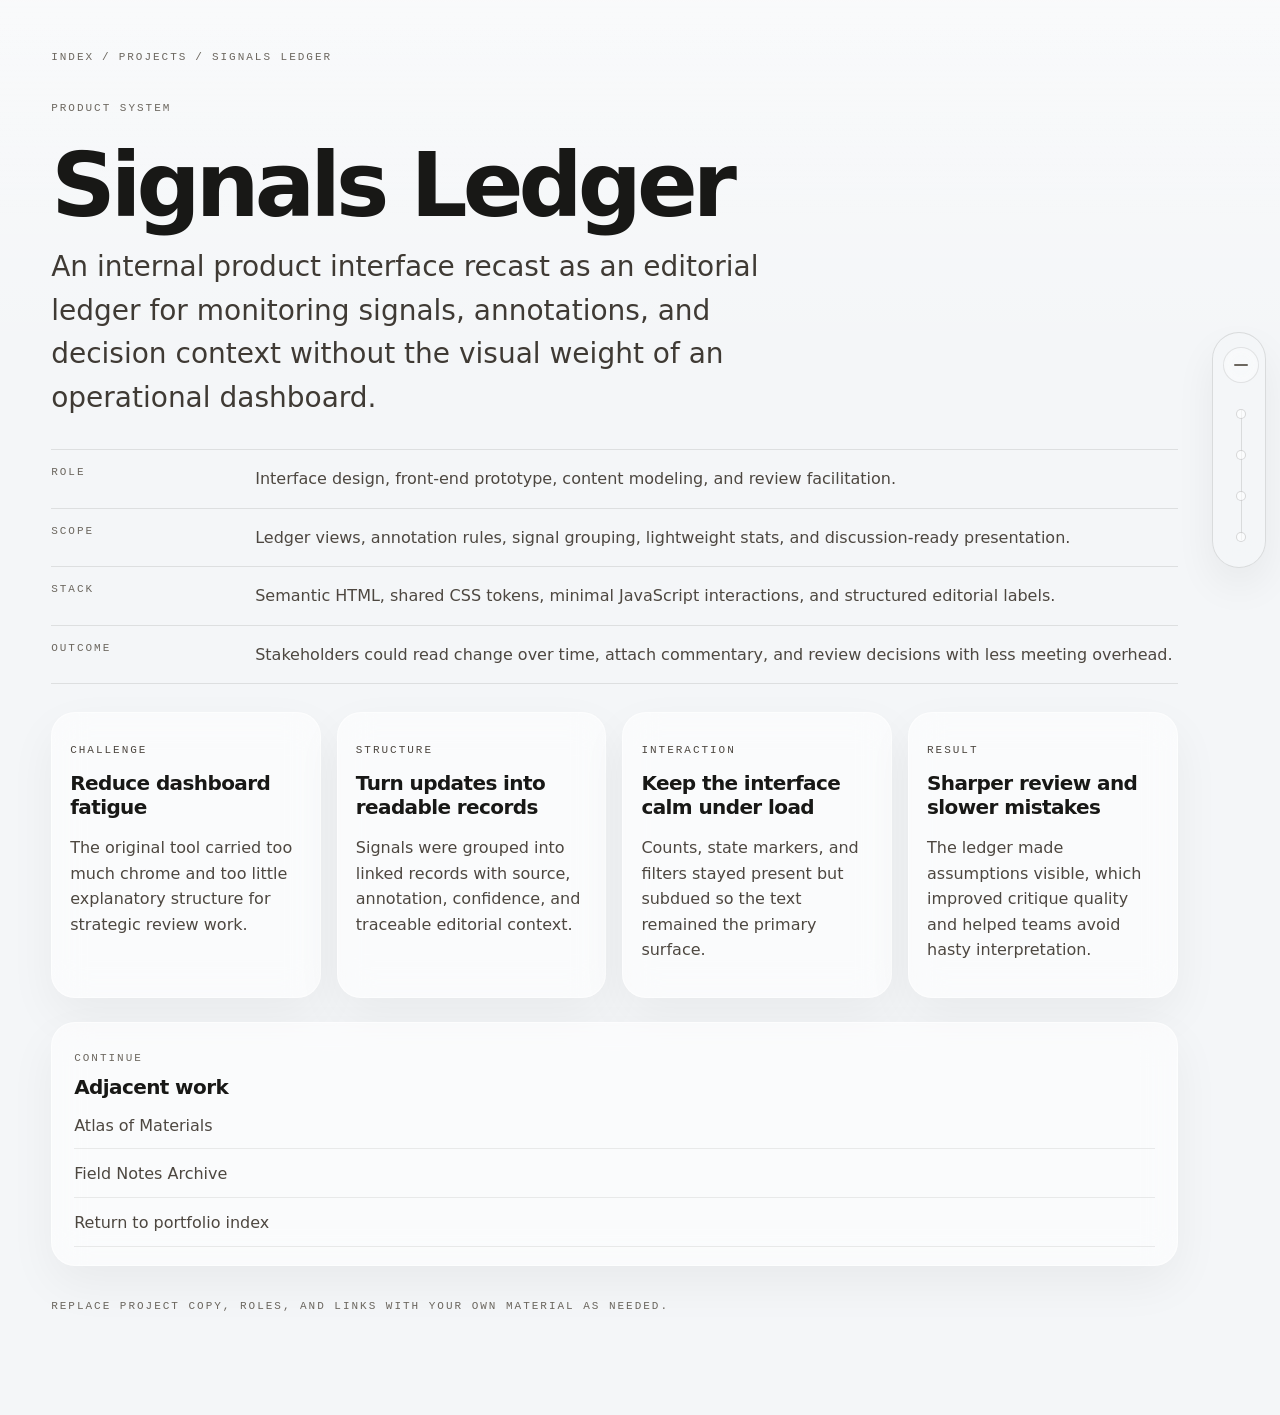
<file: details/signals-ledger.html>
<!DOCTYPE html>
<html lang="en">
<head>
  <meta charset="UTF-8">
  <meta name="viewport" content="width=device-width, initial-scale=1.0">
  <title>Signals Ledger | Yash Agrawal</title>
  <meta
    name="description"
    content="Project detail page for Signals Ledger, an editorial product system for tracking signals and decisions."
  >
  <script>
    (function () {
      try {
        const storedTheme = localStorage.getItem("portfolio-theme");
        const theme = storedTheme || (window.matchMedia("(prefers-color-scheme: dark)").matches ? "dark" : "light");
        document.documentElement.dataset.theme = theme;
      } catch (error) {
        document.documentElement.dataset.theme = "light";
      }
    }());
  </script>
  <link rel="stylesheet" href="../styles.css">
</head>
<body class="detail-page">
  <aside class="side-rail" aria-label="Page navigation">
    <div class="side-rail-shell">
      <button class="theme-toggle" type="button" data-theme-toggle aria-pressed="false">
        <span data-theme-label>Switch to dark mode</span>
      </button>
      <nav class="rail-nav">
        <a class="rail-link" href="../index.html" aria-label="Go to home">
          <span class="rail-dot" aria-hidden="true"></span>
          <span class="rail-link-text">Home</span>
        </a>
        <a class="rail-link" href="../index.html#projects" aria-label="Go to projects">
          <span class="rail-dot" aria-hidden="true"></span>
          <span class="rail-link-text">Projects</span>
        </a>
        <a class="rail-link" href="../writing/index.html" aria-label="Go to writing">
          <span class="rail-dot" aria-hidden="true"></span>
          <span class="rail-link-text">Writing</span>
        </a>
        <a class="rail-link" href="../index.html#contact" aria-label="Go to contact">
          <span class="rail-dot" aria-hidden="true"></span>
          <span class="rail-link-text">Contact</span>
        </a>
      </nav>
    </div>
  </aside>

  <div class="page-shell">
    <nav class="breadcrumbs" aria-label="Breadcrumbs">
      <a href="../index.html">Index</a>
      <span>/</span>
      <a href="../index.html#projects">Projects</a>
      <span>/</span>
      <span>Signals Ledger</span>
    </nav>

    <header class="detail-hero">
      <p class="detail-label">Product System</p>
      <h1 class="detail-title">Signals Ledger</h1>
      <p class="detail-summary">
        An internal product interface recast as an editorial ledger for monitoring signals,
        annotations, and decision context without the visual weight of an operational dashboard.
      </p>
    </header>

    <main class="detail-main">
      <dl class="detail-rows">
        <div class="detail-row">
          <dt>Role</dt>
          <dd>Interface design, front-end prototype, content modeling, and review facilitation.</dd>
        </div>
        <div class="detail-row">
          <dt>Scope</dt>
          <dd>Ledger views, annotation rules, signal grouping, lightweight stats, and discussion-ready presentation.</dd>
        </div>
        <div class="detail-row">
          <dt>Stack</dt>
          <dd>Semantic HTML, shared CSS tokens, minimal JavaScript interactions, and structured editorial labels.</dd>
        </div>
        <div class="detail-row">
          <dt>Outcome</dt>
          <dd>Stakeholders could read change over time, attach commentary, and review decisions with less meeting overhead.</dd>
        </div>
      </dl>

      <section class="card-grid" aria-label="Project highlights">
        <article class="card">
          <p class="card-kicker">Challenge</p>
          <h2>Reduce dashboard fatigue</h2>
          <p>The original tool carried too much chrome and too little explanatory structure for strategic review work.</p>
        </article>
        <article class="card">
          <p class="card-kicker">Structure</p>
          <h2>Turn updates into readable records</h2>
          <p>Signals were grouped into linked records with source, annotation, confidence, and traceable editorial context.</p>
        </article>
        <article class="card">
          <p class="card-kicker">Interaction</p>
          <h2>Keep the interface calm under load</h2>
          <p>Counts, state markers, and filters stayed present but subdued so the text remained the primary surface.</p>
        </article>
        <article class="card">
          <p class="card-kicker">Result</p>
          <h2>Sharper review and slower mistakes</h2>
          <p>The ledger made assumptions visible, which improved critique quality and helped teams avoid hasty interpretation.</p>
        </article>
      </section>

      <section class="glass-panel related-block" aria-label="Related links">
        <p class="related-label">Continue</p>
        <h2>Adjacent work</h2>
        <div class="related-links">
          <a href="atlas-of-materials.html">Atlas of Materials</a>
          <a href="field-notes-archive.html">Field Notes Archive</a>
          <a href="../index.html">Return to portfolio index</a>
        </div>
      </section>

      <p class="footer-note">Replace project copy, roles, and links with your own material as needed.</p>
    </main>
  </div>
  <script src="../theme.js"></script>
</body>
</html>
</file>
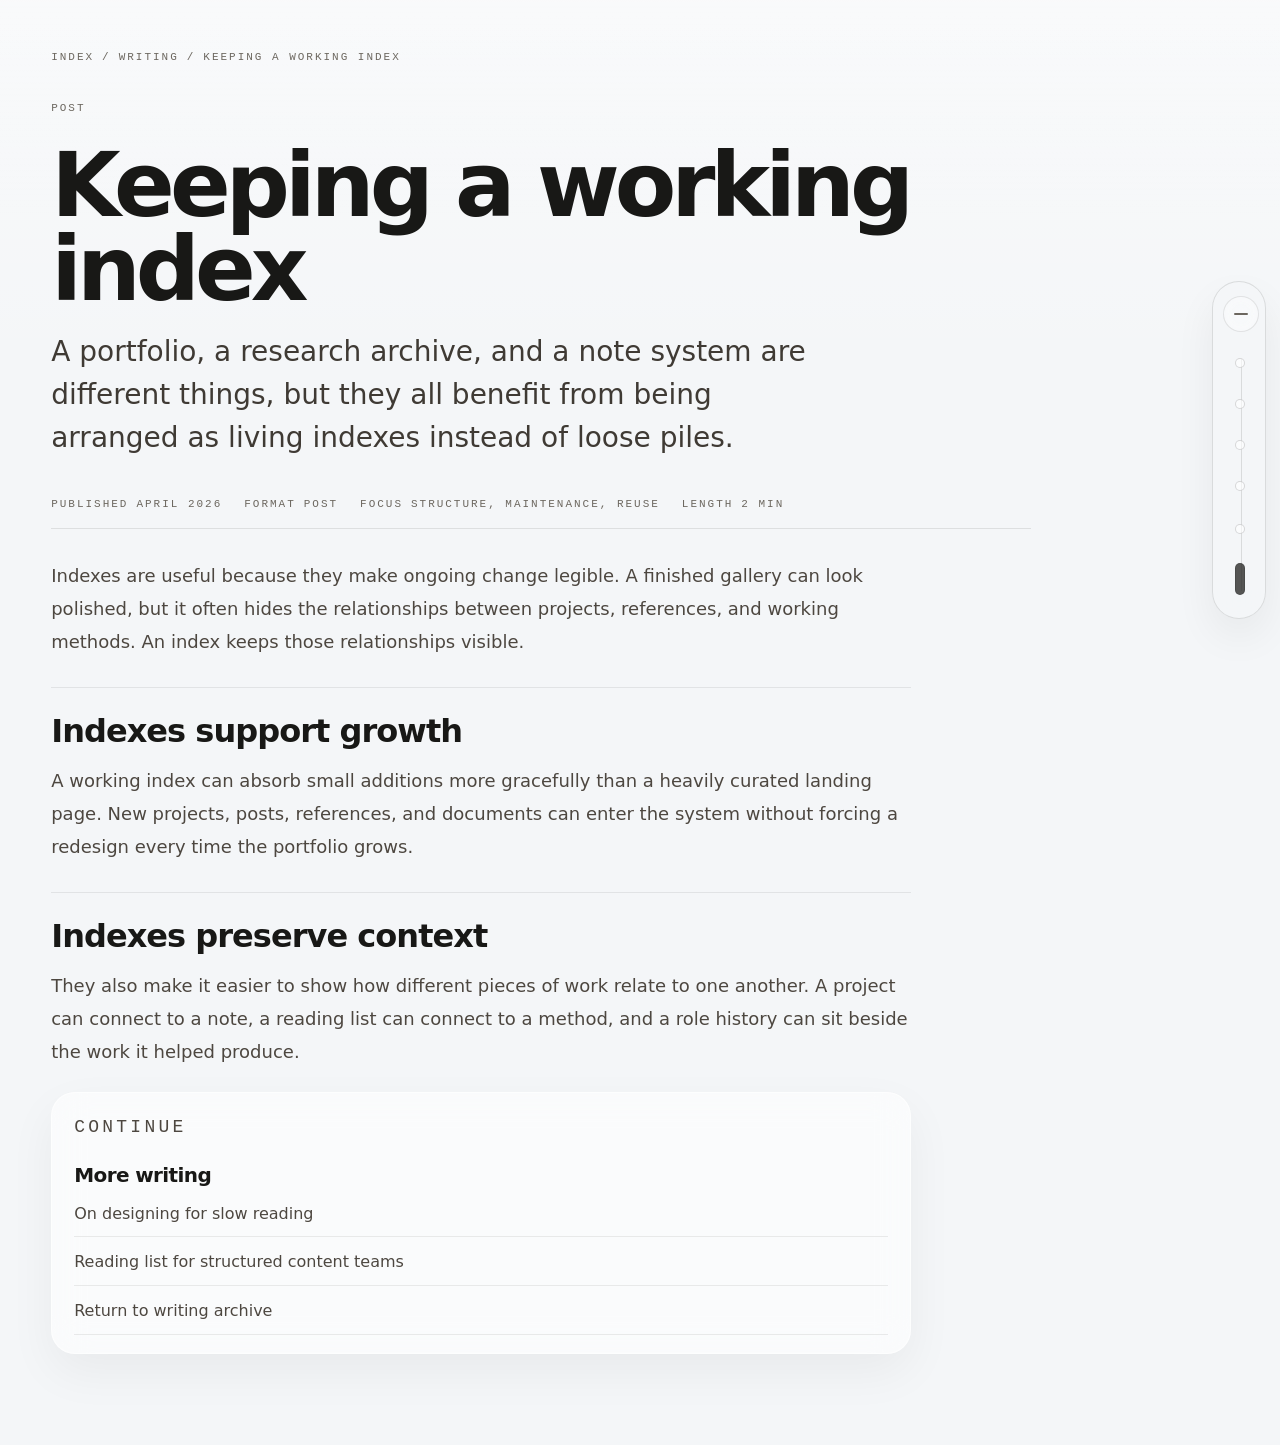
<file: writing/keeping-a-working-index.html>
<!DOCTYPE html>
<html lang="en">
<head>
  <meta charset="UTF-8">
  <meta name="viewport" content="width=device-width, initial-scale=1.0">
  <title>Keeping a Working Index | Yash Agrawal</title>
  <meta
    name="description"
    content="Short post about using indexes as a practical structure across portfolios, archives, and notes."
  >
  <script>
    (function () {
      try {
        const storedTheme = localStorage.getItem("portfolio-theme");
        const theme = storedTheme || (window.matchMedia("(prefers-color-scheme: dark)").matches ? "dark" : "light");
        document.documentElement.dataset.theme = theme;
      } catch (error) {
        document.documentElement.dataset.theme = "light";
      }
    }());
  </script>
  <link rel="stylesheet" href="../styles.css">
</head>
<body class="detail-page post-page">
  <aside class="side-rail" aria-label="Page navigation">
    <div class="side-rail-shell">
      <button class="theme-toggle" type="button" data-theme-toggle aria-pressed="false">
        <span data-theme-label>Switch to dark mode</span>
      </button>
      <nav class="rail-nav">
        <a class="rail-link" href="../index.html" aria-label="Go to home">
          <span class="rail-dot" aria-hidden="true"></span>
          <span class="rail-link-text">Home</span>
        </a>
        <a class="rail-link" href="index.html" aria-label="Go to writing archive">
          <span class="rail-dot" aria-hidden="true"></span>
          <span class="rail-link-text">Writing</span>
        </a>
        <a class="rail-link" href="../index.html#contact" aria-label="Go to contact">
          <span class="rail-dot" aria-hidden="true"></span>
          <span class="rail-link-text">Contact</span>
        </a>
      </nav>
    </div>
  </aside>

  <div class="page-shell">
    <nav class="breadcrumbs" aria-label="Breadcrumbs">
      <a href="../index.html">Index</a>
      <span>/</span>
      <a href="index.html">Writing</a>
      <span>/</span>
      <span>Keeping a working index</span>
    </nav>

    <header class="detail-hero">
      <p class="detail-label">Post</p>
      <h1 class="detail-title">Keeping a working index</h1>
      <p class="detail-summary">
        A portfolio, a research archive, and a note system are different things, but they all benefit from being arranged as living indexes instead of loose piles.
      </p>
      <div class="post-meta-row" aria-label="Post metadata">
        <span><span class="meta-label">Published</span> April 2026</span>
        <span><span class="meta-label">Format</span> Post</span>
        <span><span class="meta-label">Focus</span> Structure, maintenance, reuse</span>
        <span><span class="meta-label">Length</span> 2 min</span>
      </div>
    </header>

    <main class="detail-main">
      <article class="post-article">
        <p>
          Indexes are useful because they make ongoing change legible. A finished gallery can look polished, but it often hides the relationships between projects, references, and working methods. An index keeps those relationships visible.
        </p>

        <section class="post-section">
          <h2>Indexes support growth</h2>
          <p>
            A working index can absorb small additions more gracefully than a heavily curated landing page. New projects, posts, references, and documents can enter the system without forcing a redesign every time the portfolio grows.
          </p>
        </section>

        <section class="post-section">
          <h2>Indexes preserve context</h2>
          <p>
            They also make it easier to show how different pieces of work relate to one another. A project can connect to a note, a reading list can connect to a method, and a role history can sit beside the work it helped produce.
          </p>
        </section>

        <section class="glass-panel related-block post-footer" aria-label="Related links">
          <p class="related-label">Continue</p>
          <h2>More writing</h2>
          <div class="related-links">
            <a href="on-designing-for-slow-reading.html">On designing for slow reading</a>
            <a href="reading-list-for-structured-content-teams.html">Reading list for structured content teams</a>
            <a href="index.html">Return to writing archive</a>
          </div>
        </section>
      </article>
    </main>
  </div>

  <script src="../theme.js"></script>
</body>
</html>
</file>
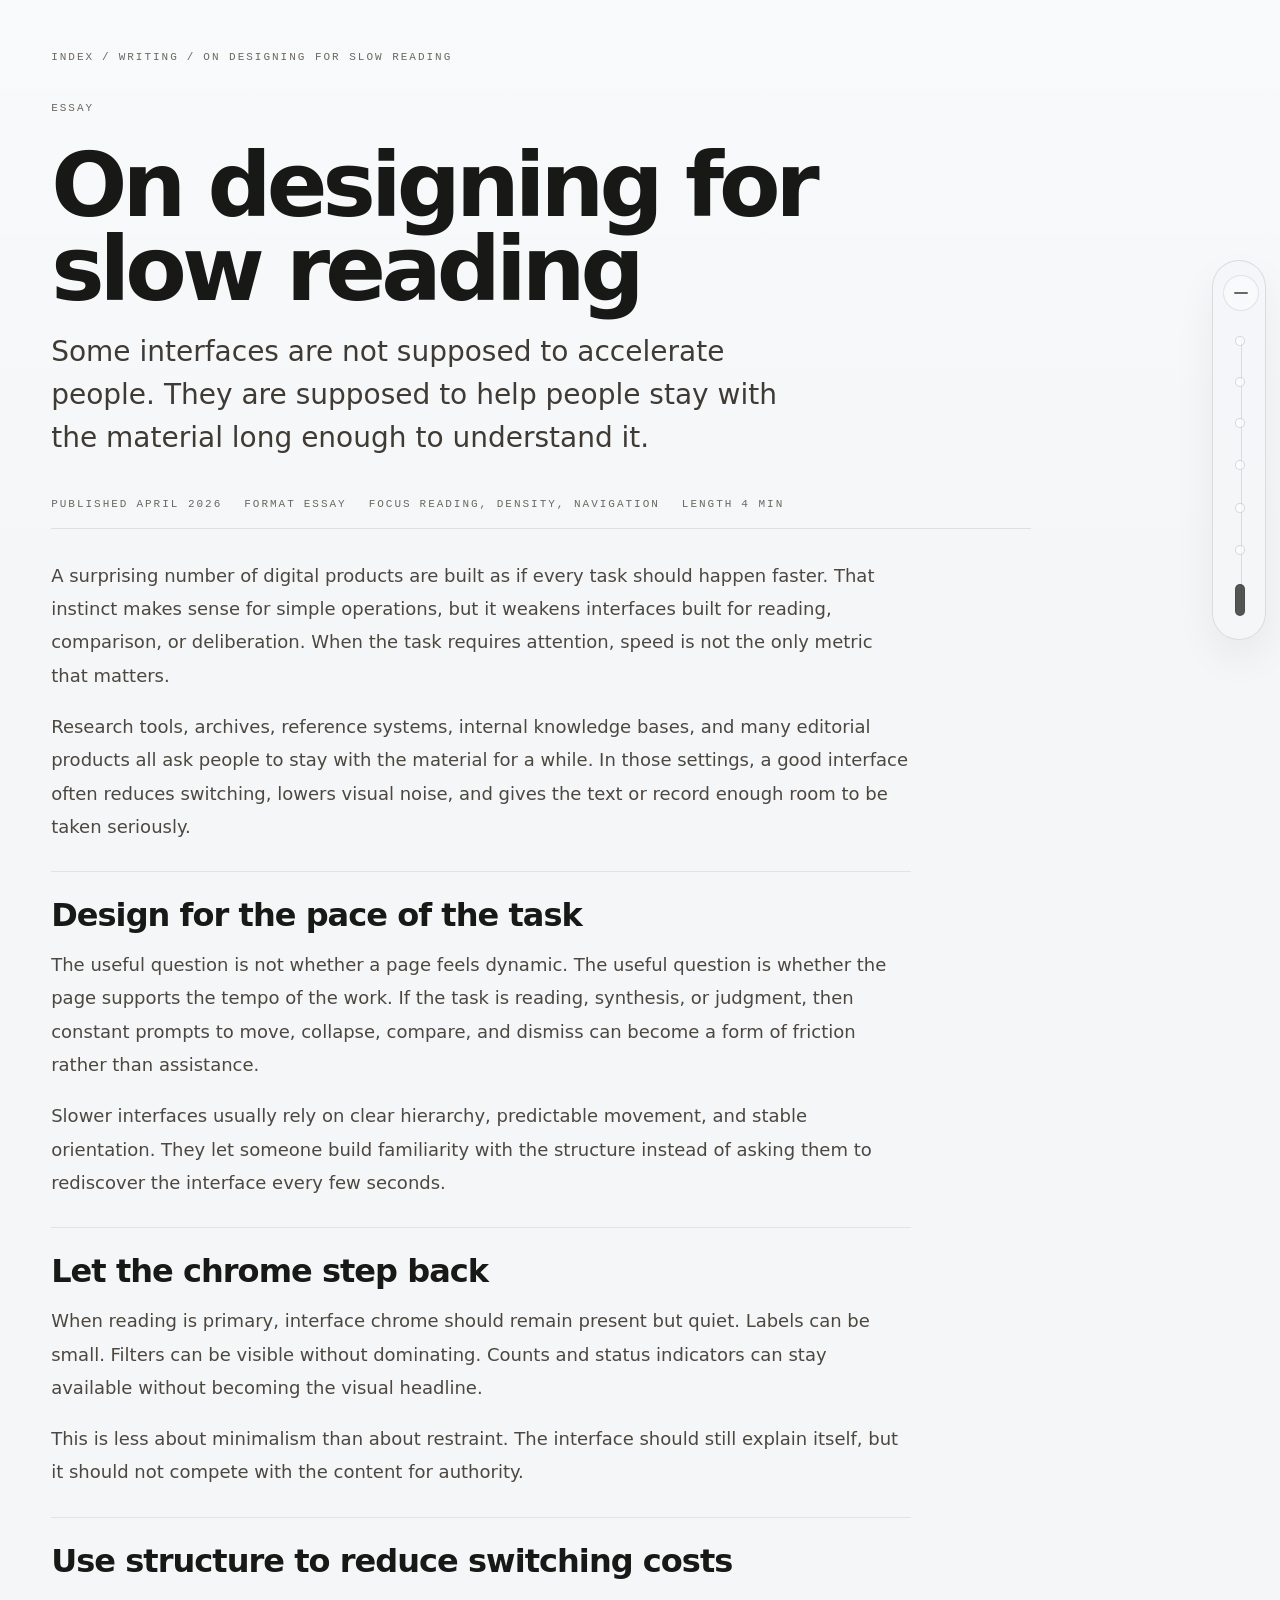
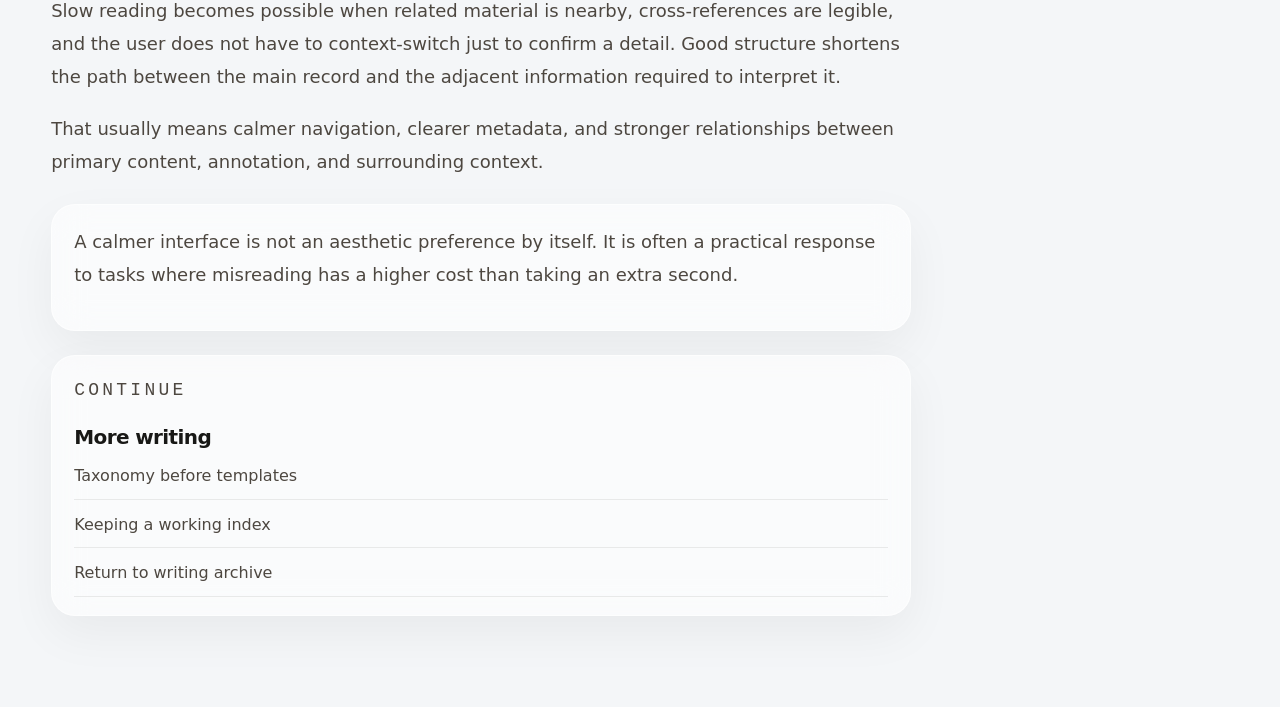
<file: writing/on-designing-for-slow-reading.html>
<!DOCTYPE html>
<html lang="en">
<head>
  <meta charset="UTF-8">
  <meta name="viewport" content="width=device-width, initial-scale=1.0">
  <title>On Designing for Slow Reading | Yash Agrawal</title>
  <meta
    name="description"
    content="Essay about designing interfaces for slow reading and calmer navigation."
  >
  <script>
    (function () {
      try {
        const storedTheme = localStorage.getItem("portfolio-theme");
        const theme = storedTheme || (window.matchMedia("(prefers-color-scheme: dark)").matches ? "dark" : "light");
        document.documentElement.dataset.theme = theme;
      } catch (error) {
        document.documentElement.dataset.theme = "light";
      }
    }());
  </script>
  <link rel="stylesheet" href="../styles.css">
</head>
<body class="detail-page post-page">
  <aside class="side-rail" aria-label="Page navigation">
    <div class="side-rail-shell">
      <button class="theme-toggle" type="button" data-theme-toggle aria-pressed="false">
        <span data-theme-label>Switch to dark mode</span>
      </button>
      <nav class="rail-nav">
        <a class="rail-link" href="../index.html" aria-label="Go to home">
          <span class="rail-dot" aria-hidden="true"></span>
          <span class="rail-link-text">Home</span>
        </a>
        <a class="rail-link" href="index.html" aria-label="Go to writing archive">
          <span class="rail-dot" aria-hidden="true"></span>
          <span class="rail-link-text">Writing</span>
        </a>
        <a class="rail-link" href="../index.html#contact" aria-label="Go to contact">
          <span class="rail-dot" aria-hidden="true"></span>
          <span class="rail-link-text">Contact</span>
        </a>
      </nav>
    </div>
  </aside>

  <div class="page-shell">
    <nav class="breadcrumbs" aria-label="Breadcrumbs">
      <a href="../index.html">Index</a>
      <span>/</span>
      <a href="index.html">Writing</a>
      <span>/</span>
      <span>On designing for slow reading</span>
    </nav>

    <header class="detail-hero">
      <p class="detail-label">Essay</p>
      <h1 class="detail-title">On designing for slow reading</h1>
      <p class="detail-summary">
        Some interfaces are not supposed to accelerate people. They are supposed to help people stay with the material long enough to understand it.
      </p>
      <div class="post-meta-row" aria-label="Post metadata">
        <span><span class="meta-label">Published</span> April 2026</span>
        <span><span class="meta-label">Format</span> Essay</span>
        <span><span class="meta-label">Focus</span> Reading, density, navigation</span>
        <span><span class="meta-label">Length</span> 4 min</span>
      </div>
    </header>

    <main class="detail-main">
      <article class="post-article">
        <p>
          A surprising number of digital products are built as if every task should happen faster. That instinct makes sense for simple operations, but it weakens interfaces built for reading, comparison, or deliberation. When the task requires attention, speed is not the only metric that matters.
        </p>
        <p>
          Research tools, archives, reference systems, internal knowledge bases, and many editorial products all ask people to stay with the material for a while. In those settings, a good interface often reduces switching, lowers visual noise, and gives the text or record enough room to be taken seriously.
        </p>

        <section class="post-section">
          <h2>Design for the pace of the task</h2>
          <p>
            The useful question is not whether a page feels dynamic. The useful question is whether the page supports the tempo of the work. If the task is reading, synthesis, or judgment, then constant prompts to move, collapse, compare, and dismiss can become a form of friction rather than assistance.
          </p>
          <p>
            Slower interfaces usually rely on clear hierarchy, predictable movement, and stable orientation. They let someone build familiarity with the structure instead of asking them to rediscover the interface every few seconds.
          </p>
        </section>

        <section class="post-section">
          <h2>Let the chrome step back</h2>
          <p>
            When reading is primary, interface chrome should remain present but quiet. Labels can be small. Filters can be visible without dominating. Counts and status indicators can stay available without becoming the visual headline.
          </p>
          <p>
            This is less about minimalism than about restraint. The interface should still explain itself, but it should not compete with the content for authority.
          </p>
        </section>

        <section class="post-section">
          <h2>Use structure to reduce switching costs</h2>
          <p>
            Slow reading becomes possible when related material is nearby, cross-references are legible, and the user does not have to context-switch just to confirm a detail. Good structure shortens the path between the main record and the adjacent information required to interpret it.
          </p>
          <p>
            That usually means calmer navigation, clearer metadata, and stronger relationships between primary content, annotation, and surrounding context.
          </p>
        </section>

        <aside class="glass-panel post-note">
          <p>
            A calmer interface is not an aesthetic preference by itself. It is often a practical response to tasks where misreading has a higher cost than taking an extra second.
          </p>
        </aside>

        <section class="glass-panel related-block post-footer" aria-label="Related links">
          <p class="related-label">Continue</p>
          <h2>More writing</h2>
          <div class="related-links">
            <a href="taxonomy-before-templates.html">Taxonomy before templates</a>
            <a href="keeping-a-working-index.html">Keeping a working index</a>
            <a href="index.html">Return to writing archive</a>
          </div>
        </section>
      </article>
    </main>
  </div>

  <script src="../theme.js"></script>
</body>
</html>
</file>
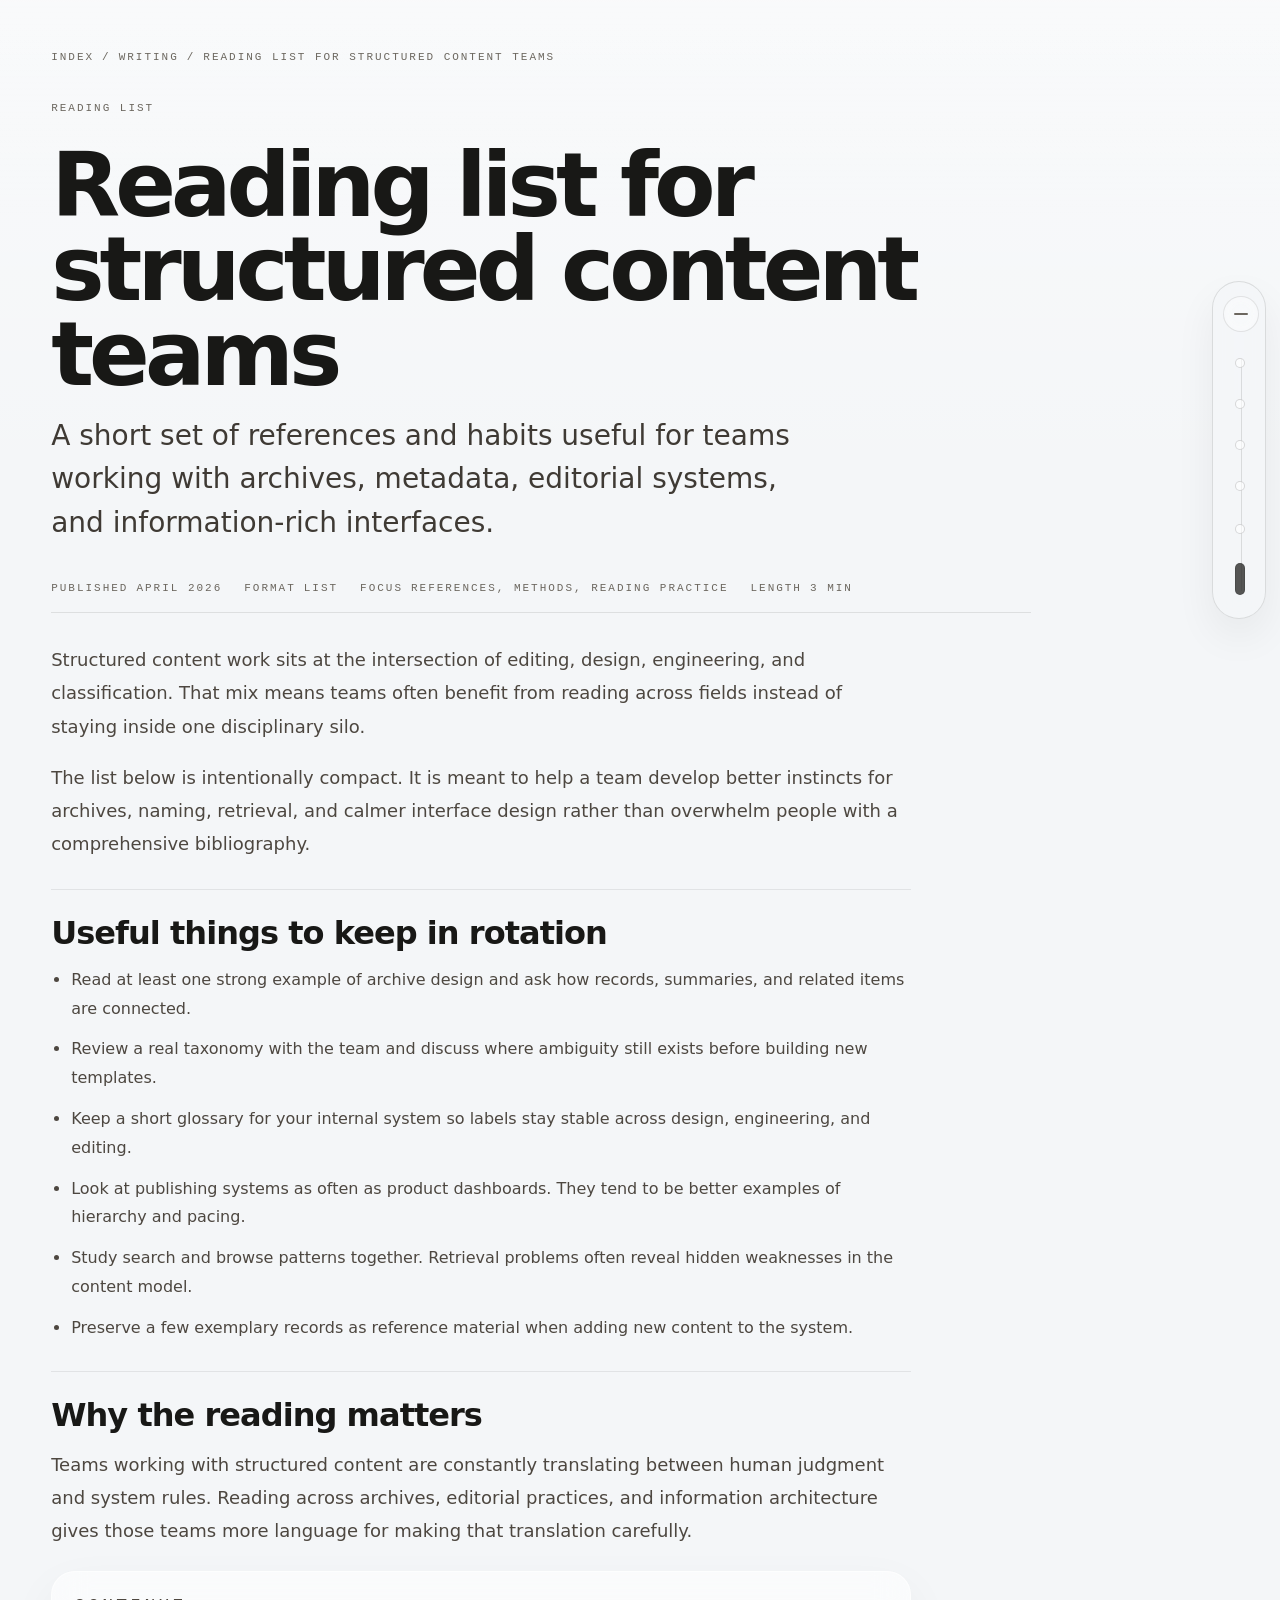
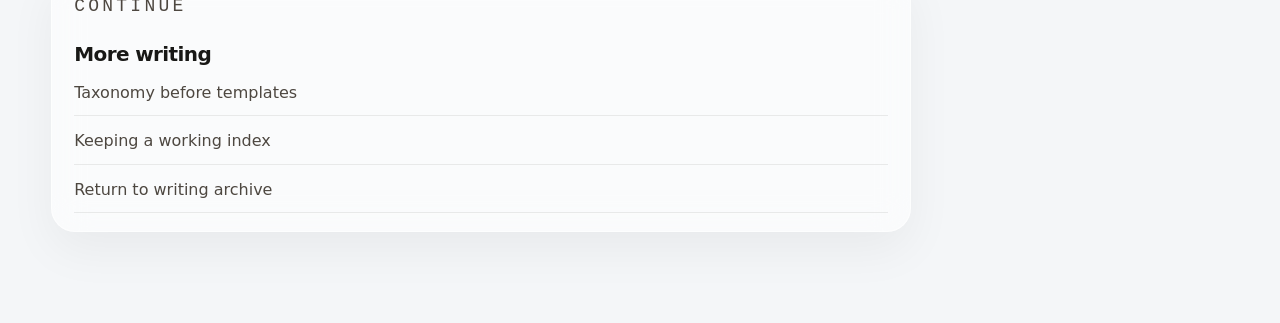
<file: writing/reading-list-for-structured-content-teams.html>
<!DOCTYPE html>
<html lang="en">
<head>
  <meta charset="UTF-8">
  <meta name="viewport" content="width=device-width, initial-scale=1.0">
  <title>Reading List for Structured Content Teams | Yash Agrawal</title>
  <meta
    name="description"
    content="Reading list for teams working with structured content, archives, and editorial interfaces."
  >
  <script>
    (function () {
      try {
        const storedTheme = localStorage.getItem("portfolio-theme");
        const theme = storedTheme || (window.matchMedia("(prefers-color-scheme: dark)").matches ? "dark" : "light");
        document.documentElement.dataset.theme = theme;
      } catch (error) {
        document.documentElement.dataset.theme = "light";
      }
    }());
  </script>
  <link rel="stylesheet" href="../styles.css">
</head>
<body class="detail-page post-page">
  <aside class="side-rail" aria-label="Page navigation">
    <div class="side-rail-shell">
      <button class="theme-toggle" type="button" data-theme-toggle aria-pressed="false">
        <span data-theme-label>Switch to dark mode</span>
      </button>
      <nav class="rail-nav">
        <a class="rail-link" href="../index.html" aria-label="Go to home">
          <span class="rail-dot" aria-hidden="true"></span>
          <span class="rail-link-text">Home</span>
        </a>
        <a class="rail-link" href="index.html" aria-label="Go to writing archive">
          <span class="rail-dot" aria-hidden="true"></span>
          <span class="rail-link-text">Writing</span>
        </a>
        <a class="rail-link" href="../index.html#contact" aria-label="Go to contact">
          <span class="rail-dot" aria-hidden="true"></span>
          <span class="rail-link-text">Contact</span>
        </a>
      </nav>
    </div>
  </aside>

  <div class="page-shell">
    <nav class="breadcrumbs" aria-label="Breadcrumbs">
      <a href="../index.html">Index</a>
      <span>/</span>
      <a href="index.html">Writing</a>
      <span>/</span>
      <span>Reading list for structured content teams</span>
    </nav>

    <header class="detail-hero">
      <p class="detail-label">Reading List</p>
      <h1 class="detail-title">Reading list for structured content teams</h1>
      <p class="detail-summary">
        A short set of references and habits useful for teams working with archives, metadata, editorial systems, and information-rich interfaces.
      </p>
      <div class="post-meta-row" aria-label="Post metadata">
        <span><span class="meta-label">Published</span> April 2026</span>
        <span><span class="meta-label">Format</span> List</span>
        <span><span class="meta-label">Focus</span> References, methods, reading practice</span>
        <span><span class="meta-label">Length</span> 3 min</span>
      </div>
    </header>

    <main class="detail-main">
      <article class="post-article">
        <p>
          Structured content work sits at the intersection of editing, design, engineering, and classification. That mix means teams often benefit from reading across fields instead of staying inside one disciplinary silo.
        </p>
        <p>
          The list below is intentionally compact. It is meant to help a team develop better instincts for archives, naming, retrieval, and calmer interface design rather than overwhelm people with a comprehensive bibliography.
        </p>

        <section class="post-section">
          <h2>Useful things to keep in rotation</h2>
          <ul class="post-list">
            <li>Read at least one strong example of archive design and ask how records, summaries, and related items are connected.</li>
            <li>Review a real taxonomy with the team and discuss where ambiguity still exists before building new templates.</li>
            <li>Keep a short glossary for your internal system so labels stay stable across design, engineering, and editing.</li>
            <li>Look at publishing systems as often as product dashboards. They tend to be better examples of hierarchy and pacing.</li>
            <li>Study search and browse patterns together. Retrieval problems often reveal hidden weaknesses in the content model.</li>
            <li>Preserve a few exemplary records as reference material when adding new content to the system.</li>
          </ul>
        </section>

        <section class="post-section">
          <h2>Why the reading matters</h2>
          <p>
            Teams working with structured content are constantly translating between human judgment and system rules. Reading across archives, editorial practices, and information architecture gives those teams more language for making that translation carefully.
          </p>
        </section>

        <section class="glass-panel related-block post-footer" aria-label="Related links">
          <p class="related-label">Continue</p>
          <h2>More writing</h2>
          <div class="related-links">
            <a href="taxonomy-before-templates.html">Taxonomy before templates</a>
            <a href="keeping-a-working-index.html">Keeping a working index</a>
            <a href="index.html">Return to writing archive</a>
          </div>
        </section>
      </article>
    </main>
  </div>

  <script src="../theme.js"></script>
</body>
</html>
</file>
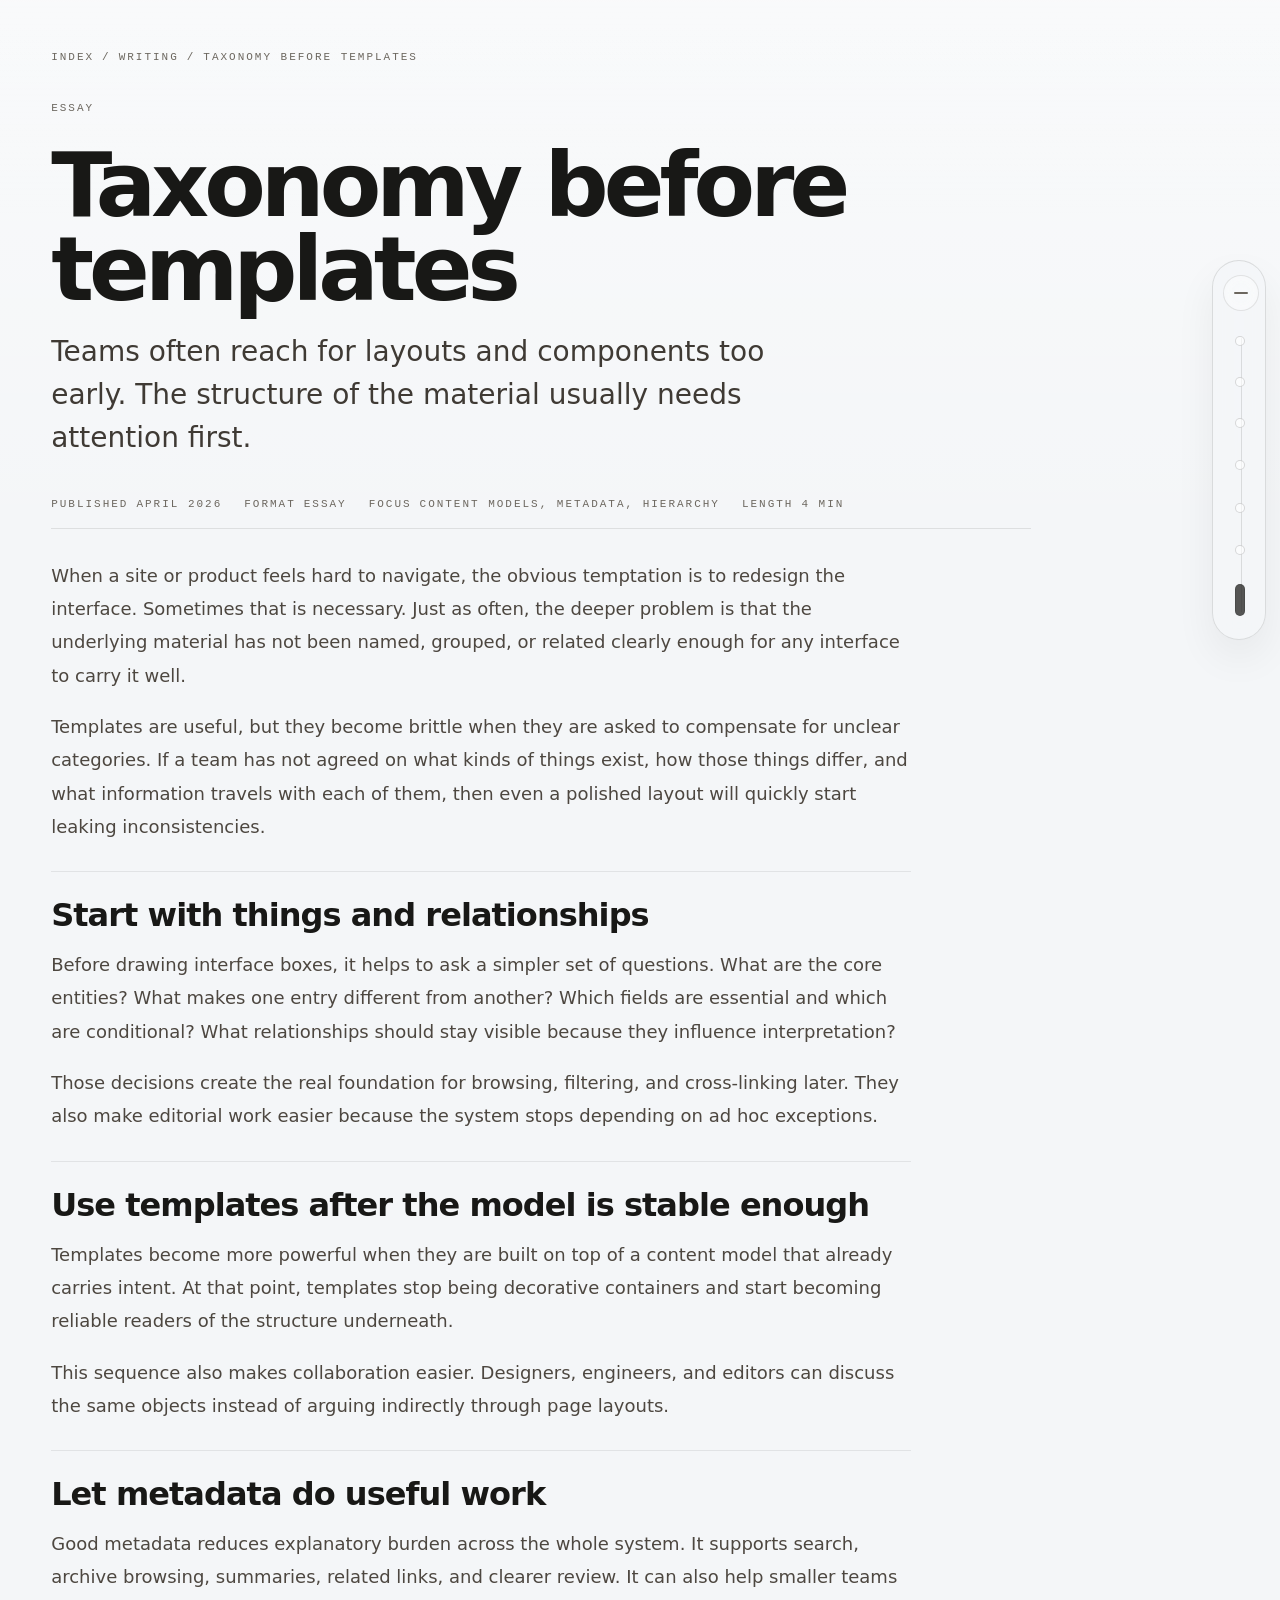
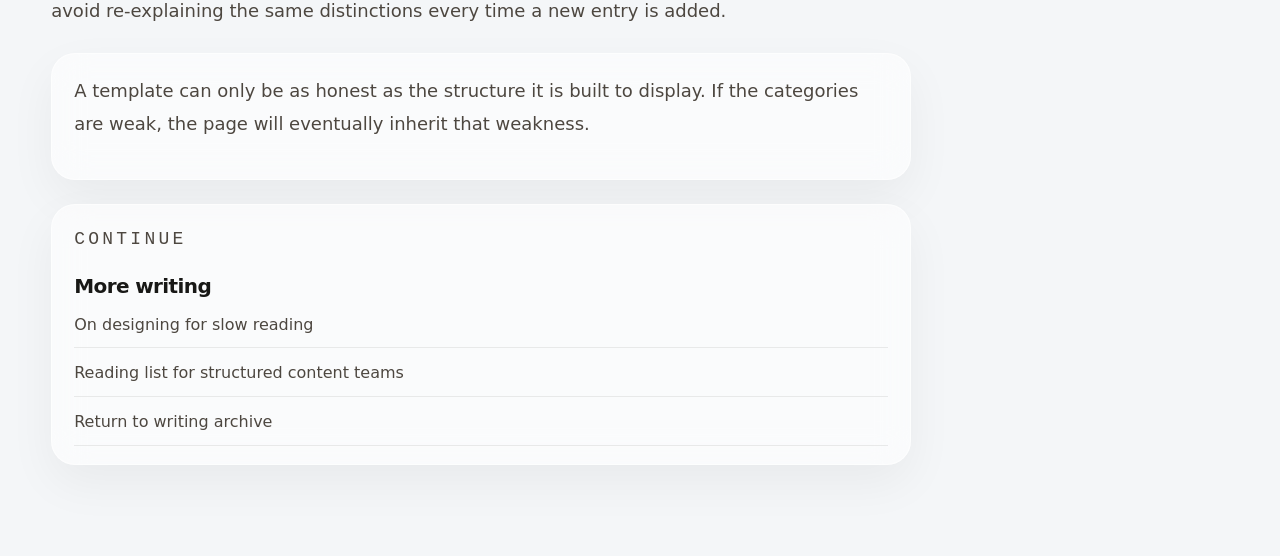
<file: writing/taxonomy-before-templates.html>
<!DOCTYPE html>
<html lang="en">
<head>
  <meta charset="UTF-8">
  <meta name="viewport" content="width=device-width, initial-scale=1.0">
  <title>Taxonomy Before Templates | Yash Agrawal</title>
  <meta
    name="description"
    content="Essay about defining taxonomy and relationships before designing interface templates."
  >
  <script>
    (function () {
      try {
        const storedTheme = localStorage.getItem("portfolio-theme");
        const theme = storedTheme || (window.matchMedia("(prefers-color-scheme: dark)").matches ? "dark" : "light");
        document.documentElement.dataset.theme = theme;
      } catch (error) {
        document.documentElement.dataset.theme = "light";
      }
    }());
  </script>
  <link rel="stylesheet" href="../styles.css">
</head>
<body class="detail-page post-page">
  <aside class="side-rail" aria-label="Page navigation">
    <div class="side-rail-shell">
      <button class="theme-toggle" type="button" data-theme-toggle aria-pressed="false">
        <span data-theme-label>Switch to dark mode</span>
      </button>
      <nav class="rail-nav">
        <a class="rail-link" href="../index.html" aria-label="Go to home">
          <span class="rail-dot" aria-hidden="true"></span>
          <span class="rail-link-text">Home</span>
        </a>
        <a class="rail-link" href="index.html" aria-label="Go to writing archive">
          <span class="rail-dot" aria-hidden="true"></span>
          <span class="rail-link-text">Writing</span>
        </a>
        <a class="rail-link" href="../index.html#contact" aria-label="Go to contact">
          <span class="rail-dot" aria-hidden="true"></span>
          <span class="rail-link-text">Contact</span>
        </a>
      </nav>
    </div>
  </aside>

  <div class="page-shell">
    <nav class="breadcrumbs" aria-label="Breadcrumbs">
      <a href="../index.html">Index</a>
      <span>/</span>
      <a href="index.html">Writing</a>
      <span>/</span>
      <span>Taxonomy before templates</span>
    </nav>

    <header class="detail-hero">
      <p class="detail-label">Essay</p>
      <h1 class="detail-title">Taxonomy before templates</h1>
      <p class="detail-summary">
        Teams often reach for layouts and components too early. The structure of the material usually needs attention first.
      </p>
      <div class="post-meta-row" aria-label="Post metadata">
        <span><span class="meta-label">Published</span> April 2026</span>
        <span><span class="meta-label">Format</span> Essay</span>
        <span><span class="meta-label">Focus</span> Content models, metadata, hierarchy</span>
        <span><span class="meta-label">Length</span> 4 min</span>
      </div>
    </header>

    <main class="detail-main">
      <article class="post-article">
        <p>
          When a site or product feels hard to navigate, the obvious temptation is to redesign the interface. Sometimes that is necessary. Just as often, the deeper problem is that the underlying material has not been named, grouped, or related clearly enough for any interface to carry it well.
        </p>
        <p>
          Templates are useful, but they become brittle when they are asked to compensate for unclear categories. If a team has not agreed on what kinds of things exist, how those things differ, and what information travels with each of them, then even a polished layout will quickly start leaking inconsistencies.
        </p>

        <section class="post-section">
          <h2>Start with things and relationships</h2>
          <p>
            Before drawing interface boxes, it helps to ask a simpler set of questions. What are the core entities? What makes one entry different from another? Which fields are essential and which are conditional? What relationships should stay visible because they influence interpretation?
          </p>
          <p>
            Those decisions create the real foundation for browsing, filtering, and cross-linking later. They also make editorial work easier because the system stops depending on ad hoc exceptions.
          </p>
        </section>

        <section class="post-section">
          <h2>Use templates after the model is stable enough</h2>
          <p>
            Templates become more powerful when they are built on top of a content model that already carries intent. At that point, templates stop being decorative containers and start becoming reliable readers of the structure underneath.
          </p>
          <p>
            This sequence also makes collaboration easier. Designers, engineers, and editors can discuss the same objects instead of arguing indirectly through page layouts.
          </p>
        </section>

        <section class="post-section">
          <h2>Let metadata do useful work</h2>
          <p>
            Good metadata reduces explanatory burden across the whole system. It supports search, archive browsing, summaries, related links, and clearer review. It can also help smaller teams avoid re-explaining the same distinctions every time a new entry is added.
          </p>
        </section>

        <aside class="glass-panel post-note">
          <p>
            A template can only be as honest as the structure it is built to display. If the categories are weak, the page will eventually inherit that weakness.
          </p>
        </aside>

        <section class="glass-panel related-block post-footer" aria-label="Related links">
          <p class="related-label">Continue</p>
          <h2>More writing</h2>
          <div class="related-links">
            <a href="on-designing-for-slow-reading.html">On designing for slow reading</a>
            <a href="reading-list-for-structured-content-teams.html">Reading list for structured content teams</a>
            <a href="index.html">Return to writing archive</a>
          </div>
        </section>
      </article>
    </main>
  </div>

  <script src="../theme.js"></script>
</body>
</html>
</file>
<file: styles.css>
:root {
  --bg: #f4f6f8;
  --bg-top-left: rgba(120, 180, 195, 0.18);
  --bg-top-wash: rgba(255, 255, 255, 0.46);
  --bg-overlay: rgba(255, 255, 255, 0.18);
  --bg-panel: rgba(255, 255, 255, 0.58);
  --bg-panel-strong: rgba(255, 255, 255, 0.72);
  --panel-border: rgba(255, 255, 255, 0.56);
  --ink: #181816;
  --text-body: #3f3a34;
  --text-soft: #4d4740;
  --muted: #6c675f;
  --line: rgba(24, 24, 22, 0.1);
  --line-strong: rgba(24, 24, 22, 0.16);
  --line-soft: rgba(24, 24, 22, 0.08);
  --surface-hover: rgba(255, 255, 255, 0.42);
  --surface-hover-border: rgba(24, 24, 22, 0.14);
  --chip-bg: rgba(255, 255, 255, 0.34);
  --chip-border: rgba(24, 24, 22, 0.1);
  --accent-sage: #4fb6a6;
  --accent-blue: #5aa2ff;
  --accent-amber: #f2a25c;
  --accent-rose: #f28da1;
  --accent-slate: #8b98a5;
  --accent-olive: #5fbf8a;
  --meta-teal: #4fb6a6;
  --meta-sky: #5aa2ff;
  --meta-green: #5fbf8a;
  --meta-amber: #f2a25c;
  --meta-rose: #f28da1;
  --shadow: 0 18px 48px rgba(24, 20, 12, 0.05);
  --radius-lg: 24px;
  --radius-md: 18px;
  --sans: system-ui, -apple-system, BlinkMacSystemFont, "Segoe UI", sans-serif;
  --mono: ui-monospace, SFMono-Regular, Menlo, Consolas, monospace;
}

* {
  box-sizing: border-box;
}

html {
  scroll-behavior: smooth;
}

html[data-theme="dark"] {
  color-scheme: dark;
  --bg: #14181c;
  --bg-top-left: rgba(110, 170, 190, 0.2);
  --bg-top-wash: rgba(255, 255, 255, 0.04);
  --bg-overlay: rgba(255, 255, 255, 0.03);
  --bg-panel: rgba(23, 27, 29, 0.72);
  --bg-panel-strong: rgba(30, 35, 38, 0.82);
  --panel-border: rgba(255, 255, 255, 0.08);
  --ink: #f0ece5;
  --text-body: #d8d1c7;
  --text-soft: #c3bcaf;
  --muted: #9b958a;
  --line: rgba(240, 236, 229, 0.1);
  --line-strong: rgba(240, 236, 229, 0.18);
  --line-soft: rgba(240, 236, 229, 0.08);
  --surface-hover: rgba(255, 255, 255, 0.05);
  --surface-hover-border: rgba(240, 236, 229, 0.16);
  --chip-bg: rgba(255, 255, 255, 0.04);
  --chip-border: rgba(240, 236, 229, 0.12);
  --shadow: 0 24px 64px rgba(0, 0, 0, 0.28);
  --accent-sage: #68e0d2;
  --accent-blue: #79b7ff;
  --accent-amber: #f7bc86;
  --accent-rose: #f8adbd;
  --accent-slate: #9aabb8;
  --accent-olive: #78e3a8;
  --meta-teal: #68e0d2;
  --meta-sky: #79b7ff;
  --meta-green: #78e3a8;
  --meta-amber: #f7bc86;
  --meta-rose: #f8adbd;
}

body {
  margin: 0;
  min-height: 100vh;
  color: var(--ink);
  font-family: var(--sans);
  overflow-x: hidden;
  overflow-wrap: break-word;
  background:
    radial-gradient(circle at top left, var(--bg-top-left), transparent 0 36%),
    linear-gradient(180deg, var(--bg-top-wash), transparent 26%),
    var(--bg);
}

body::before {
  content: "";
  position: fixed;
  inset: 0;
  pointer-events: none;
  background: linear-gradient(180deg, var(--bg-overlay), transparent 24%);
  opacity: 0.8;
}

a {
  color: inherit;
  text-decoration: none;
}

button,
input {
  font: inherit;
}

.page-shell {
  position: relative;
  padding: clamp(28px, 4vw, 60px) clamp(16px, 4vw, 64px) 88px;
  max-width: 1600px;
  width: 100%;
  margin: 0 auto;
}

.page-home .page-shell,
.detail-page .page-shell {
  padding-right: clamp(84px, 8vw, 116px);
}

.theme-toggle {
  display: inline-flex;
  align-items: center;
  gap: 10px;
  padding: 10px 14px;
  border: 1px solid var(--chip-border);
  border-radius: 999px;
  background: var(--chip-bg);
  color: var(--muted);
  backdrop-filter: blur(18px);
  transition:
    background-color 180ms ease,
    border-color 180ms ease,
    color 180ms ease,
    transform 180ms ease;
}

.theme-toggle:hover,
.theme-toggle:focus-visible {
  color: var(--ink);
  background: var(--surface-hover);
  border-color: var(--surface-hover-border);
  transform: translateY(-1px);
  outline: none;
}

.theme-toggle {
  cursor: pointer;
}

.side-rail {
  position: fixed;
  top: 24px;
  right: 14px;
  bottom: 24px;
  z-index: 30;
  display: flex;
  align-items: center;
}

.side-rail-shell {
  --rail-progress: 0;
  --rail-collapsed-width: 54px;
  --rail-expanded-width: clamp(208px, 14vw, 240px);
  position: relative;
  display: grid;
  align-items: start;
  gap: 14px;
  width: var(--rail-collapsed-width);
  padding: 14px 10px;
  border: 1px solid color-mix(in srgb, var(--line-strong) 75%, transparent);
  border-radius: 30px;
  background: color-mix(in srgb, var(--bg) 84%, transparent);
  box-shadow: 0 18px 42px rgba(24, 20, 12, 0.06);
  backdrop-filter: blur(18px);
  overflow: hidden;
  transition:
    width 180ms ease,
    gap 180ms ease,
    padding 180ms ease,
    border-color 180ms ease,
    background-color 180ms ease,
    box-shadow 180ms ease;
}

.side-rail-shell:hover,
.side-rail-shell:focus-within {
  gap: 18px;
  width: var(--rail-expanded-width);
  padding: 16px 10px;
}

.side-rail .theme-toggle {
  position: relative;
  justify-content: center;
  justify-self: end;
  align-self: start;
  width: 36px;
  height: 36px;
  padding: 0;
  border-radius: 999px;
  margin: 0;
  transition:
    width 180ms ease,
    height 180ms ease,
    transform 180ms ease,
    background-color 180ms ease,
    border-color 180ms ease,
    color 180ms ease;
}

.side-rail-shell:hover .theme-toggle,
.side-rail-shell:focus-within .theme-toggle {
  width: 42px;
  height: 42px;
}

.side-rail .theme-toggle [data-theme-label] {
  position: absolute;
  width: 1px;
  height: 1px;
  padding: 0;
  margin: -1px;
  overflow: hidden;
  clip: rect(0, 0, 0, 0);
  white-space: nowrap;
  border: 0;
}

.rail-nav {
  position: relative;
  display: grid;
  gap: 8px;
  width: 100%;
}

.rail-nav::before,
.rail-nav::after {
  content: "";
  position: absolute;
  left: calc(50% - 0.5px);
  width: 1px;
  border-radius: 999px;
  pointer-events: none;
  transition: left 180ms ease;
}

.side-rail-shell:hover .rail-nav::before,
.side-rail-shell:hover .rail-nav::after,
.side-rail-shell:focus-within .rail-nav::before,
.side-rail-shell:focus-within .rail-nav::after {
  left: calc(17px - 0.5px);
}

.rail-nav::before {
  top: 13px;
  bottom: 13px;
  background: color-mix(in srgb, var(--line-strong) 76%, transparent);
}

.rail-nav::after {
  top: 13px;
  height: calc((100% - 26px) * var(--rail-progress, 0));
  background: color-mix(in srgb, var(--ink) 38%, transparent);
  box-shadow: none;
}

.rail-link {
  position: relative;
  display: grid;
  grid-template-columns: 10px 0fr;
  align-items: center;
  justify-content: center;
  gap: 0;
  width: 100%;
  padding: 8px 0;
  border: 1px solid transparent;
  border-radius: 16px;
  color: var(--muted);
  background: transparent;
  transition:
    grid-template-columns 180ms ease,
    gap 180ms ease,
    padding 180ms ease,
    transform 180ms ease,
    color 180ms ease,
    background-color 180ms ease,
    border-color 180ms ease;
}

.side-rail-shell:hover .rail-link,
.side-rail-shell:focus-within .rail-link {
  grid-template-columns: 10px minmax(0, 1fr);
  justify-content: stretch;
  gap: 10px;
  padding: 8px 10px 8px 12px;
  background: color-mix(in srgb, var(--bg-panel) 42%, transparent);
}

.rail-dot {
  position: relative;
  z-index: 1;
  width: 10px;
  height: 10px;
  border-radius: 999px;
  border: 1px solid var(--line-strong);
  background: color-mix(in srgb, var(--bg-panel-strong) 82%, transparent);
  transition:
    height 180ms ease,
    background-color 180ms ease,
    border-color 180ms ease,
    box-shadow 180ms ease;
}

.rail-link-text {
  position: static;
  transform: none;
  max-width: 0;
  padding: 0;
  border: 0;
  background: transparent;
  color: inherit;
  font-family: var(--mono);
  font-size: 10px;
  letter-spacing: 0.14em;
  text-transform: uppercase;
  white-space: nowrap;
  line-height: 1.5;
  opacity: 0;
  overflow: hidden;
  pointer-events: none;
  transition:
    max-width 180ms ease,
    opacity 140ms ease,
    transform 180ms ease;
}

.side-rail-shell:hover .rail-link-text,
.side-rail-shell:focus-within .rail-link-text {
  max-width: 190px;
  opacity: 0.78;
}

.rail-link:hover,
.rail-link:focus-visible,
.rail-link.is-active {
  color: var(--ink);
  outline: none;
  border-color: var(--line-strong);
  background: var(--surface-hover);
}

.rail-link:hover,
.rail-link:focus-visible {
  transform: translateX(-2px);
}

.side-rail-shell:not(:hover):not(:focus-within) .rail-link,
.side-rail-shell:not(:hover):not(:focus-within) .rail-link:hover,
.side-rail-shell:not(:hover):not(:focus-within) .rail-link:focus-visible,
.side-rail-shell:not(:hover):not(:focus-within) .rail-link.is-active {
  transform: none;
  border-color: transparent;
  background: transparent;
}

.side-rail-shell:not(:hover):not(:focus-within) .rail-link .rail-link-text,
.side-rail-shell:not(:hover):not(:focus-within) .rail-link.is-active .rail-link-text {
  max-width: 0;
  opacity: 0;
}

.rail-link:hover .rail-dot,
.rail-link:focus-visible .rail-dot,
.rail-link.is-active .rail-dot {
  height: 28px;
  border-color: var(--line-strong);
  background: color-mix(in srgb, var(--ink) 72%, transparent);
  box-shadow: none;
}

.rail-link:hover .rail-link-text,
.rail-link:focus-visible .rail-link-text,
.rail-link.is-active .rail-link-text {
  opacity: 1;
}

@media (min-width: 761px) {
  .post-page .rail-link[data-generated-heading-link="true"] .rail-link-text {
    text-transform: none;
    font-size: 11px;
    letter-spacing: 0.03em;
  }

  .post-page .rail-nav {
    max-height: calc(100vh - 220px);
    overflow-y: auto;
    overscroll-behavior-y: contain;
    padding-right: 2px;
    scrollbar-width: none;
    -ms-overflow-style: none;
  }

  .post-page .rail-nav::-webkit-scrollbar {
    display: none;
  }

  .post-page .rail-link.rail-link-sub .rail-dot {
    width: 8px;
    height: 8px;
  }

  .post-page .side-rail-shell:hover .rail-link.rail-link-sub,
  .post-page .side-rail-shell:focus-within .rail-link.rail-link-sub {
    padding-left: 20px;
  }

  .post-page .rail-link.rail-link-sub .rail-link-text {
    letter-spacing: 0.1em;
    opacity: 0.68;
  }

  .post-page .side-rail-shell:hover .rail-link .rail-link-text,
  .post-page .side-rail-shell:focus-within .rail-link .rail-link-text {
    max-width: 172px;
  }
}

@media (max-width: 760px) {
  .post-page .rail-link[data-generated-heading-link="true"] {
    display: none;
  }
}

.side-rail-shell:hover .rail-link.is-active .rail-link-text,
.side-rail-shell:focus-within .rail-link.is-active .rail-link-text,
.side-rail-shell:hover .rail-link:hover .rail-link-text,
.side-rail-shell:hover .rail-link:focus-visible .rail-link-text,
.side-rail-shell:focus-within .rail-link:hover .rail-link-text,
.side-rail-shell:focus-within .rail-link:focus-visible .rail-link-text {
  max-width: 96px;
}

.post-page .side-rail-shell:hover .rail-link.is-active .rail-link-text,
.post-page .side-rail-shell:focus-within .rail-link.is-active .rail-link-text,
.post-page .side-rail-shell:hover .rail-link:hover .rail-link-text,
.post-page .side-rail-shell:hover .rail-link:focus-visible .rail-link-text,
.post-page .side-rail-shell:focus-within .rail-link:hover .rail-link-text,
.post-page .side-rail-shell:focus-within .rail-link:focus-visible .rail-link-text {
  max-width: 172px;
}

.side-rail-shell:not(:hover):not(:focus-within) .rail-link .rail-dot {
  box-shadow: none;
}

.side-rail-shell:not(:hover):not(:focus-within) .rail-link.is-active .rail-dot {
  height: 32px;
  border-color: var(--line-strong);
  background: color-mix(in srgb, var(--ink) 72%, transparent);
  box-shadow: none;
}

.theme-toggle::before {
  content: "";
  width: 14px;
  height: 1.5px;
  border-radius: 999px;
  background: currentColor;
  box-shadow: none;
}

.hero,
.detail-hero {
  display: grid;
  gap: 18px;
  max-width: 980px;
}

.page-home .hero {
  max-width: none;
}

.home-layout {
  display: grid;
  grid-template-columns: minmax(0, 1.12fr) minmax(320px, 0.88fr);
  grid-template-areas:
    "hero board"
    "main main";
  gap: 24px;
  align-items: start;
}

.page-home .hero {
  grid-area: hero;
}

.page-home .hero-board {
  grid-area: board;
}

.page-home main {
  grid-area: main;
}

.hero-copy {
  display: grid;
  gap: 18px;
  min-width: 0;
  max-width: 760px;
}

.eyebrow,
.meta-label,
.section-index,
.section-count,
.chip,
.detail-label,
.breadcrumbs,
.detail-row dt,
.related-label,
.card-kicker,
.footer-note {
  font-family: var(--mono);
  font-size: 11px;
  letter-spacing: 0.18em;
  text-transform: uppercase;
}

.eyebrow,
.meta-label,
.section-index,
.section-count,
.detail-label,
.breadcrumbs,
.detail-row dt,
.related-label,
.card-kicker,
.footer-note {
  color: var(--muted);
}

.hero-title,
.detail-title {
  margin: 0;
  font-weight: 640;
  letter-spacing: -0.055em;
  line-height: 0.94;
}

.hero-title {
  font-size: clamp(36px, 10vw, 116px);
}

.detail-title {
  font-size: clamp(30px, 7vw, 92px);
}

.hero-summary,
.detail-summary {
  margin: 0;
  max-width: 760px;
  font-size: clamp(19px, 2.3vw, 28px);
  line-height: 1.55;
  color: var(--text-body);
}

.detail-brand {
  display: inline-flex;
  align-items: center;
  gap: 10px;
  width: max-content;
  padding: 6px 12px 6px 6px;
  border: 1px solid var(--line-strong);
  border-radius: 999px;
  background: color-mix(in srgb, var(--bg-panel-strong) 82%, transparent);
}

.detail-brand-mark {
  display: inline-flex;
  align-items: center;
  justify-content: center;
  width: 40px;
  height: 40px;
  padding: 7px;
  border: 1px solid var(--chip-border);
  border-radius: 999px;
  background: var(--chip-bg);
}

.detail-brand-logo {
  width: 100%;
  height: 100%;
  object-fit: contain;
  display: block;
}

.detail-brand-name {
  margin: 0;
  color: var(--text-body);
  font-size: 14px;
  font-weight: 560;
  letter-spacing: -0.01em;
}

.hero-actions {
  display: flex;
  flex-wrap: wrap;
  gap: 12px;
}

.hero-action {
  display: inline-flex;
  align-items: center;
  justify-content: center;
  gap: 8px;
  min-height: 44px;
  padding: 10px 16px;
  border: 1px solid var(--line-strong);
  border-radius: 999px;
  background: var(--bg-panel-strong);
  color: var(--text-body);
  font-family: var(--mono);
  font-size: 11px;
  letter-spacing: 0.14em;
  text-transform: uppercase;
  transition:
    transform 180ms ease,
    border-color 180ms ease,
    background-color 180ms ease,
    color 180ms ease;
}

.hero-action:hover,
.hero-action:focus-visible {
  transform: translateY(-1px);
  color: var(--ink);
  background: var(--surface-hover);
  border-color: var(--surface-hover-border);
  outline: none;
}

.hero-action-primary {
  border-color: color-mix(in srgb, var(--accent-blue) 28%, var(--line-strong));
  background:
    linear-gradient(
      90deg,
      color-mix(in srgb, var(--accent-blue) 14%, transparent),
      color-mix(in srgb, var(--bg-panel-strong) 84%, transparent)
    );
  color: var(--ink);
}

.hero-action-icon,
.meta-symbol,
.signal-card-mark,
.lane-title-icon,
.item-icon,
.item-link-mark {
  display: inline-flex;
  align-items: center;
  justify-content: center;
  flex: 0 0 auto;
}

.hero-action-icon {
  width: 18px;
  height: 18px;
}

.hero-action-icon svg,
.meta-symbol svg,
.signal-card-mark svg,
.lane-title-icon svg,
.item-icon svg,
.item-link-mark svg {
  display: block;
  width: 100%;
  height: auto;
}

.meta-row {
  display: flex;
  flex-wrap: wrap;
  gap: 12px 22px;
  padding-bottom: 18px;
  border-bottom: 1px solid var(--line);
  color: var(--muted);
  font-size: 14px;
}

.meta-row > span {
  display: inline-flex;
  align-items: center;
  gap: 10px;
  padding: 6px 12px;
  border-radius: 999px;
  border: 1px solid var(--line-strong);
  background: color-mix(in srgb, var(--bg-panel-strong) 82%, transparent);
  box-shadow: inset 0 1px 0 color-mix(in srgb, white 50%, transparent);
}

html[data-theme="dark"] .meta-row > span {
  box-shadow: inset 0 1px 0 rgba(255, 255, 255, 0.06);
}

.meta-symbol {
  width: 28px;
  height: 28px;
  padding: 6px;
  border: 1px solid var(--chip-border);
  border-radius: 999px;
  background: var(--chip-bg);
  color: var(--ink);
}

.meta-copy {
  min-width: 0;
}

.glass-panel,
.card {
  border: 1px solid var(--panel-border);
  border-radius: var(--radius-lg);
  background: var(--bg-panel);
  box-shadow: var(--shadow);
  backdrop-filter: blur(18px);
}

.glass-panel {
  padding: 20px 22px;
}

.panel-head {
  display: flex;
  justify-content: space-between;
  gap: 16px;
  align-items: baseline;
}

.panel-head .eyebrow,
.card p,
.detail-row dd,
.related-links a {
  color: var(--text-soft);
  line-height: 1.6;
}

.explorer {
  display: grid;
  gap: 14px;
  margin-top: 28px;
}

.explorer-lanes {
  gap: 18px;
  margin-top: 8px;
}

.lane-row {
  display: grid;
  grid-template-columns: repeat(2, minmax(0, 1fr));
  gap: 12px;
  align-items: start;
}

.lane-half {
  width: 100%;
}

.lane-column {
  display: grid;
  grid-template-rows: auto auto;
  gap: 12px;
}

.lane-column > .lane {
  height: auto;
}

.lane-row .lane-compact {
  width: 100%;
  max-width: none;
}

.lane-leadership .lane-grid {
  grid-template-columns: minmax(0, 1fr);
  grid-template-rows: auto auto;
  gap: 12px;
}

.lane-leadership .lane-group {
  height: 100%;
  display: grid;
  align-content: start;
}

.lane-leadership .lane-group:last-child {
  padding: 12px 14px;
}

.lane-leadership .lane-group:last-child .item-row {
  border-top: 0;
  padding-top: 6px;
}

.lane-cta {
  text-decoration: none;
}

.lane-cta-inner {
  display: grid;
  grid-template-columns: auto minmax(0, 1fr) auto;
  align-items: center;
  gap: 10px;
}

.lane-cta-icon {
  width: 40px;
  height: 40px;
  padding: 9px;
  border-radius: 14px;
  border: 1px solid color-mix(in srgb, var(--lane-accent) 22%, var(--chip-border));
  background: color-mix(in srgb, var(--lane-accent) 12%, var(--chip-bg));
  color: color-mix(in srgb, var(--lane-accent) 78%, var(--ink));
  display: inline-flex;
  align-items: center;
  justify-content: center;
}

.lane-cta-copy {
  display: grid;
  gap: 6px;
}

.lane-cta-label {
  margin: 0;
  font-family: var(--mono);
  font-size: 10px;
  letter-spacing: 0.16em;
  text-transform: uppercase;
  color: var(--muted);
}

.lane-cta-title {
  margin: 0;
  font-size: 18px;
  font-weight: 560;
  letter-spacing: -0.03em;
}

.lane-cta-arrow {
  width: 28px;
  height: 28px;
  padding: 6px;
  border-radius: 999px;
  border: 1px solid var(--line-soft);
  color: var(--muted);
  display: inline-flex;
  align-items: center;
  justify-content: center;
  transition:
    transform 180ms ease,
    color 180ms ease,
    border-color 180ms ease,
    background-color 180ms ease;
}

.lane-cta:hover .lane-cta-arrow,
.lane-cta:focus-visible .lane-cta-arrow {
  transform: translateX(2px);
  color: var(--ink);
  border-color: var(--surface-hover-border);
  background: var(--surface-hover);
}

.hero-board {
  display: grid;
  grid-template-columns: repeat(2, minmax(0, 1fr));
  grid-template-areas:
    "writing featured";
  gap: 12px;
  align-self: start;
  min-width: 0;
}

.signal-card {
  --signal-accent: var(--accent-blue);
  display: grid;
  align-content: start;
  gap: 10px;
  min-height: 0;
  padding: 18px;
  border: 1px solid var(--panel-border);
  border-radius: var(--radius-lg);
  background:
    linear-gradient(
      155deg,
      color-mix(in srgb, var(--signal-accent) 18%, var(--bg-panel-strong)) 0%,
      color-mix(in srgb, var(--bg-panel-strong) 88%, transparent) 38%,
      color-mix(in srgb, var(--bg-panel) 96%, transparent) 100%
    );
  box-shadow: var(--shadow);
  backdrop-filter: blur(18px);
}

.signal-card-mark {
  width: 38px;
  height: 38px;
  padding: 8px;
  border: 1px solid color-mix(in srgb, var(--signal-accent) 22%, var(--chip-border));
  border-radius: 12px;
  background: color-mix(in srgb, var(--signal-accent) 12%, var(--chip-bg));
  color: color-mix(in srgb, var(--signal-accent) 78%, var(--ink));
}

.signal-card-writing {
  --signal-accent: var(--accent-amber);
  grid-area: writing;
}

.signal-card-featured {
  --signal-accent: var(--accent-sage);
  grid-area: featured;
}


.hero-board .signal-card h2 {
  font-size: clamp(19px, 2vw, 28px);
}

.signal-card-link {
  transition:
    transform 180ms ease,
    border-color 180ms ease,
    background-color 180ms ease;
}

.signal-card-link:hover,
.signal-card-link:focus-visible {
  transform: translateY(-2px);
  border-color: var(--surface-hover-border);
  background: var(--surface-hover);
  outline: none;
}

.signal-card h2 {
  margin: 0;
  font-size: clamp(24px, 3vw, 38px);
  font-weight: 560;
  letter-spacing: -0.04em;
  line-height: 1.04;
}

.signal-card p {
  margin: 0;
  color: var(--text-soft);
  line-height: 1.55;
}

.signal-card-details {
  display: grid;
  gap: 8px;
  margin-top: auto;
  padding-top: 2px;
}

.signal-card-status .signal-card-details {
  grid-template-columns: repeat(2, minmax(0, 1fr));
  gap: 8px 14px;
}

.signal-card-detail {
  display: grid;
  gap: 3px;
  margin: 0;
  color: var(--text-soft);
  line-height: 1.55;
}

.signal-card-detail-label {
  display: inline-block;
  margin-right: 10px;
  color: var(--muted);
  font-family: var(--mono);
  font-size: 11px;
  letter-spacing: 0.14em;
  text-transform: uppercase;
}

.signal-card-points {
  display: flex;
  flex-wrap: wrap;
  gap: 8px;
  margin-top: auto;
}

.signal-card-points span {
  display: inline-flex;
  align-items: center;
  padding: 5px 9px;
  border: 1px solid color-mix(in srgb, var(--signal-accent) 20%, var(--chip-border));
  border-radius: 999px;
  background: color-mix(in srgb, var(--signal-accent) 10%, var(--chip-bg));
  color: var(--muted);
  font-family: var(--mono);
  font-size: 10px;
  letter-spacing: 0.12em;
  text-transform: uppercase;
}

.lane {
  position: relative;
  display: grid;
  gap: 18px;
  padding: 22px;
  border: 1px solid var(--panel-border);
  border-radius: var(--radius-lg);
  background:
    linear-gradient(
      135deg,
      color-mix(in srgb, var(--lane-accent) 18%, transparent) 0%,
      color-mix(in srgb, var(--lane-accent) 8%, transparent) 48%,
      transparent 100%
    ),
    var(--bg-panel);
  box-shadow: var(--shadow);
  backdrop-filter: blur(18px);
  animation: reveal 0.72s ease both;
  animation-delay: calc(var(--stagger, 0) * 70ms);
}

.lane[data-collapsed="true"] .lane-grid {
  display: none;
}

.lane[data-collapsed="true"] {
  gap: 10px;
}

.lane-compact {
  padding: 12px 14px;
  gap: 10px;
  width: min(100%, 640px);
  max-width: 640px;
}

.lane-compact .lane-head {
  grid-template-columns: minmax(0, 1fr);
  align-items: center;
}

.lane-compact .lane-title-row {
  gap: 12px;
}

.lane-compact .lane-title-icon {
  width: 34px;
  height: 34px;
  padding: 6px;
  border-radius: 10px;
}

.lane-compact .lane-grid {
  grid-template-columns: minmax(0, 1fr);
  gap: 10px;
}

.lane-group-compact {
  padding: 0;
  border: 0;
  background: transparent;
}

.lane-group-compact .group-items {
  grid-template-columns: repeat(auto-fit, minmax(160px, 1fr));
  gap: 10px;
}

.lane-compact .item-row {
  grid-template-columns: minmax(0, 1fr);
  align-items: center;
  padding: 8px 10px;
  border-top: 0;
  border: 1px solid var(--line-soft);
  border-radius: 14px;
  background: color-mix(in srgb, var(--bg-panel-strong) 78%, transparent);
}

.lane-compact .item-top {
  align-items: center;
}

.lane-compact .item-meta {
  display: none;
}

.lane-compact .item-icon {
  width: 34px;
  height: 34px;
  padding: 7px;
  border-radius: 12px;
}

.lane-compact .item-title {
  font-size: 16px;
}

.lane-compact .item-subtitle {
  font-size: 13px;
  color: var(--muted);
}

.lane-compact .item-row.is-link:hover,
.lane-compact .item-row.is-link:focus-visible {
  padding-left: 12px;
  background: var(--surface-hover);
  border-color: var(--surface-hover-border);
  transform: translateY(-1px);
}

.lane-compact .item-row.is-link:hover .item-link-mark,
.lane-compact .item-row.is-link:focus-visible .item-link-mark {
  transform: translateX(2px);
}

.lane-head {
  display: grid;
  grid-template-columns: minmax(0, 1fr) auto;
  gap: 18px;
  align-items: end;
}

.lane-toggle {
  display: grid;
  grid-template-columns: minmax(0, 1fr) auto;
  align-items: center;
  justify-items: end;
  gap: 12px;
  width: 100%;
  max-width: 360px;
  padding: 0;
  border: 0;
  background: transparent;
  color: inherit;
  text-align: right;
  cursor: pointer;
}

.lane-toggle:hover .lane-highlight,
.lane-toggle:focus-visible .lane-highlight {
  color: var(--ink);
}

.lane-toggle:focus-visible {
  outline: none;
}

.lane-copy {
  display: grid;
  gap: 8px;
  min-width: 0;
}

.lane-title-row {
  display: flex;
  align-items: center;
  gap: 14px;
}

.lane-title-icon {
  width: clamp(36px, 4vw, 44px);
  height: clamp(36px, 4vw, 44px);
  padding: 8px;
  border: 1px solid color-mix(in srgb, var(--lane-accent) 22%, var(--chip-border));
  border-radius: 12px;
  background: color-mix(in srgb, var(--lane-accent) 12%, var(--chip-bg));
  color: color-mix(in srgb, var(--lane-accent) 78%, var(--ink));
}

.lane-title {
  margin: 0;
  font-size: clamp(28px, 3vw, 42px);
  font-weight: 560;
  letter-spacing: -0.045em;
}

.lane-summary,
.lane-group-note {
  margin: 0;
  color: var(--text-soft);
  line-height: 1.65;
}

.lane-highlight {
  max-width: 320px;
  margin: 0;
  color: var(--muted);
  font-family: var(--mono);
  font-size: 11px;
  letter-spacing: 0.14em;
  text-transform: uppercase;
  line-height: 1.5;
  text-align: right;
}

.lane-toggle[aria-expanded="true"] .chevron {
  transform: rotate(225deg);
}

.lane-grid {
  display: grid;
  grid-template-columns: repeat(2, minmax(0, 1fr));
  gap: 16px;
}

.lane-grid-single {
  grid-template-columns: minmax(0, 1fr);
}

.lane-group {
  padding: 18px;
  border: 1px solid var(--line-soft);
  border-radius: var(--radius-md);
  background: color-mix(in srgb, var(--bg-panel-strong) 76%, transparent);
}

.lane-group-head {
  display: grid;
  gap: 6px;
  padding-bottom: 10px;
}

.lane-group-title-row {
  display: flex;
  align-items: center;
  justify-content: space-between;
  gap: 10px;
  flex-wrap: wrap;
}

.lane-group-title {
  margin: 0;
  font-size: clamp(21px, 2.5vw, 28px);
  font-weight: 560;
  letter-spacing: -0.03em;
}

.lane-group-tags {
  display: flex;
  flex-wrap: wrap;
  gap: 8px;
}

.lane-group-tag {
  padding: 4px 10px;
  border-radius: 999px;
  border: 1px solid var(--chip-border);
  background: var(--chip-bg);
  color: var(--text-soft);
  font-size: 11px;
  letter-spacing: 0.08em;
  text-transform: uppercase;
}

.section {
  position: relative;
  padding: 14px 22px 16px;
  border: 1px solid var(--panel-border);
  border-radius: var(--radius-lg);
  background:
    linear-gradient(
      90deg,
      color-mix(in srgb, var(--section-accent) 22%, transparent) 0%,
      color-mix(in srgb, var(--section-accent) 10%, transparent) 46%,
      transparent 82%
    ),
    var(--bg-panel);
  box-shadow: var(--shadow);
  backdrop-filter: blur(18px);
  overflow: hidden;
  animation: reveal 0.72s ease both;
  animation-delay: calc(var(--stagger, 0) * 70ms);
  container-type: inline-size;
}

/* Container-query-driven section header reflow */
@container (max-width: 700px) {
  .section-header {
    grid-template-columns: 8px minmax(0, 1fr) auto;
    gap: 10px;
  }

  .section-index {
    display: none;
  }

  .section-count {
    grid-column: 2 / -1;
    font-size: 10px;
    margin-top: -4px;
    padding-bottom: 2px;
  }

  .section-body {
    padding-left: 0;
  }
}

@container (max-width: 420px) {
  .section-header {
    grid-template-columns: minmax(0, 1fr) auto;
    gap: 8px;
  }

  .section-accent {
    display: none;
  }

  .section-count {
    grid-column: 1 / -1;
  }

  .section-title {
    font-size: 18px;
  }
}

.section-header,
.group-header {
  width: 100%;
  padding: 0;
  border: 0;
  background: transparent;
  color: inherit;
  text-align: left;
  cursor: pointer;
}

.section-header {
  display: grid;
  grid-template-columns: 8px minmax(52px, 70px) minmax(0, 1fr) auto auto;
  align-items: center;
  gap: 18px;
  padding: 10px 0 14px;
  min-width: 0;
}

.section-accent {
  width: 4px;
  height: 44px;
  border-radius: 999px;
  background: var(--section-accent, var(--accent-blue));
}

.section-copy {
  display: grid;
  gap: 6px;
  min-width: 0;
}

.section-title {
  margin: 0;
  font-size: clamp(20px, 3vw, 35px);
  font-weight: 560;
  letter-spacing: -0.04em;
  overflow-wrap: break-word;
  word-break: break-word;
}

.section-subtitle,
.group-subtitle,
.item-subtitle {
  margin: 0;
  color: var(--muted);
  line-height: 1.55;
}

.group-preview {
  margin: 0;
  color: var(--text-soft);
  font-size: 13px;
}

.group-header[aria-expanded="true"] .group-preview {
  display: none;
}

.section-body {
  display: grid;
  gap: 12px;
  padding: 2px 0 6px 78px;
}

.group {
  border-top: 1px solid var(--line-soft);
}

.group-header {
  display: grid;
  grid-template-columns: minmax(0, 1fr) auto;
  align-items: center;
  gap: 16px;
  padding: 16px 0 14px;
}

.group-copy {
  display: grid;
  gap: 4px;
}

.group-title,
.item-title {
  margin: 0;
  letter-spacing: -0.02em;
}

.group-title {
  font-size: 16px;
  font-weight: 530;
}

.item-detail-list {
  display: grid;
  gap: 4px;
  margin-top: 2px;
}

.item-detail {
  margin: 0;
  color: var(--text-soft);
  line-height: 1.55;
}

.item-detail-label {
  margin-right: 10px;
  font-family: var(--mono);
  font-size: 11px;
  letter-spacing: 0.14em;
  text-transform: uppercase;
  color: var(--muted);
}

.group-items {
  display: grid;
}

.item-row {
  display: grid;
  grid-template-columns: minmax(0, 1fr);
  gap: 16px;
  align-items: start;
  padding: 14px 0;
  border-top: 1px solid var(--line-soft);
  transition:
    background-color 180ms ease,
    border-color 180ms ease,
    padding-left 180ms ease;
}

.item-row.is-link:hover,
.item-row.is-link:focus-visible {
  padding-left: 10px;
  background: var(--surface-hover);
  border-color: var(--surface-hover-border);
  outline: none;
}

.item-main {
  min-width: 0;
  display: grid;
  gap: 6px;
  overflow-wrap: break-word;
}

.item-row.has-timeline .item-main {
  display: grid;
  gap: 10px;
  min-height: 0;
}

.item-top {
  display: grid;
  grid-template-columns: auto minmax(0, 1fr) auto;
  gap: 12px;
  align-items: center;
}

.item-top.no-icon {
  grid-template-columns: minmax(0, 1fr) auto;
}

.item-icon {
  width: 42px;
  height: 42px;
  padding: 10px;
  border: 1px solid color-mix(in srgb, var(--lane-accent) 16%, var(--chip-border));
  border-radius: 14px;
  background: color-mix(in srgb, var(--lane-accent) 10%, var(--chip-bg));
  color: color-mix(in srgb, var(--lane-accent) 76%, var(--ink));
  transition:
    transform 180ms ease,
    border-color 180ms ease,
    background-color 180ms ease;
}

.item-icon.is-logo {
  padding: 6px;
  border: 1.5px solid var(--line-strong);
  background: var(--chip-bg);
}

.item-logo-img {
  width: 100%;
  height: 100%;
  object-fit: contain;
  display: block;
}

.item-heading {
  display: flex;
  align-items: center;
  min-height: 42px;
  gap: 6px;
  min-width: 0;
}

.lane-compact .item-heading {
  min-height: 34px;
}

.item-top.no-icon .item-heading {
  min-height: 0;
}

.item-main > .item-subtitle {
  max-width: none;
}

.item-title-row {
  display: flex;
  flex-wrap: wrap;
  align-items: center;
  gap: 0;
}

.item-title {
  font-size: 17px;
  font-weight: 520;
}

.item-toggle {
  width: 28px;
  height: 28px;
  padding: 0;
  border-radius: 999px;
  border: 1px solid var(--line-soft);
  background: var(--chip-bg);
  color: var(--muted);
  display: inline-flex;
  align-items: center;
  justify-content: center;
  cursor: pointer;
  transition:
    transform 180ms ease,
    color 180ms ease,
    border-color 180ms ease,
    background-color 180ms ease;
}

.item-toggle:hover,
.item-toggle:focus-visible {
  transform: translateY(-1px);
  color: var(--ink);
  border-color: var(--surface-hover-border);
  background: var(--surface-hover);
  outline: none;
}

.item-toggle[aria-expanded="true"] .chevron {
  transform: rotate(225deg);
}

.item-extra {
  display: grid;
  gap: 10px;
}

.item-extra[hidden] {
  display: none;
}

.item-tags {
  display: flex;
  flex-wrap: wrap;
  gap: 8px;
  margin-top: 4px;
}

.item-tag {
  padding: 4px 10px;
  border-radius: 999px;
  border: 1px solid var(--chip-border);
  background: var(--chip-bg);
  color: var(--text-soft);
  font-size: 11px;
  letter-spacing: 0.08em;
  text-transform: uppercase;
}

.item-timeline {
  position: relative;
  display: grid;
  gap: 12px;
  margin-top: 6px;
  padding-left: 14px;
}

.item-row.has-timeline .item-timeline {
  display: grid;
  gap: 10px;
}

.item-timeline::before {
  content: "";
  position: absolute;
  left: 6px;
  top: 6px;
  bottom: 6px;
  width: 2px;
  border-radius: 999px;
  background: color-mix(in srgb, var(--lane-accent) 30%, transparent);
}

.timeline-step {
  display: grid;
  grid-template-columns: 12px minmax(0, 1fr);
  gap: 10px;
  align-items: start;
}

.timeline-dot {
  width: 12px;
  height: 12px;
  margin-top: 3px;
  border-radius: 999px;
  background: color-mix(in srgb, var(--lane-accent) 70%, var(--chip-bg));
  box-shadow:
    0 0 0 4px color-mix(in srgb, var(--lane-accent) 14%, transparent),
    0 0 0 1px color-mix(in srgb, var(--lane-accent) 40%, transparent);
}

.timeline-copy {
  display: grid;
  gap: 4px;
}

.timeline-title {
  margin: 0;
  font-size: 14px;
  font-weight: 560;
  color: var(--text-body);
}

.timeline-label {
  margin: 0;
  font-size: 12px;
  color: var(--muted);
  letter-spacing: 0.02em;
}

.item-awards {
  display: grid;
  gap: 8px;
  padding-top: 8px;
  border-top: 1px solid var(--line-soft);
}

.item-awards-title {
  margin: 0;
  font-size: 14px;
  font-weight: 560;
  letter-spacing: -0.01em;
}

.item-awards-meta {
  margin: 0;
  font-size: 12px;
  color: var(--muted);
}

.item-awards-list {
  list-style: none;
  margin: 0;
  padding: 0;
  display: flex;
  flex-wrap: wrap;
  gap: 8px;
}

.item-awards-list li {
  padding: 4px 10px;
  border-radius: 999px;
  border: 1px solid var(--chip-border);
  background: var(--chip-bg);
  color: var(--text-soft);
  font-size: 11px;
  letter-spacing: 0.08em;
  text-transform: uppercase;
}

.item-link-mark {
  width: 30px;
  height: 30px;
  padding: 7px;
  border: 1px solid var(--line-soft);
  border-radius: 999px;
  background: var(--chip-bg);
  color: var(--muted);
  transition:
    transform 180ms ease,
    color 180ms ease,
    border-color 180ms ease,
    background-color 180ms ease;
}

.item-row.is-link:hover .item-icon,
.item-row.is-link:focus-visible .item-icon {
  transform: translateY(-1px);
  border-color: var(--surface-hover-border);
  background: var(--surface-hover);
}

.item-row.is-link:hover .item-link-mark,
.item-row.is-link:focus-visible .item-link-mark {
  transform: translateX(2px);
  color: var(--ink);
  border-color: var(--surface-hover-border);
  background: var(--surface-hover);
}

.item-meta {
  display: none;
}

.chip {
  display: inline-flex;
  align-items: center;
  padding: 4px 8px;
  border: 1px solid var(--chip-border);
  border-radius: 999px;
  background: var(--chip-bg);
  color: var(--muted);
}

.chevron,
.group-chevron {
  width: 10px;
  height: 10px;
  border-right: 1.5px solid var(--muted);
  border-bottom: 1.5px solid var(--muted);
  transition: transform 180ms ease;
}

.chevron {
  transform: rotate(45deg);
}

.group-chevron {
  transform: rotate(45deg) scale(0.9);
}

.section-header[aria-expanded="true"] .chevron,
.group-header[aria-expanded="true"] .group-chevron {
  transform: rotate(225deg);
}

.breadcrumbs {
  display: flex;
  flex-wrap: wrap;
  gap: 8px;
  margin: 0 0 28px;
}

.breadcrumbs a {
  transition: color 180ms ease;
}

.breadcrumbs a:hover,
.breadcrumbs a:focus-visible {
  color: var(--ink);
  outline: none;
}

.detail-page .page-shell {
  padding-top: clamp(28px, 4vw, 54px);
}

.detail-main {
  margin-top: 26px;
}

.detail-rows {
  margin: 30px 0 0;
}

.detail-row {
  display: grid;
  grid-template-columns: minmax(140px, 180px) minmax(0, 1fr);
  gap: 24px;
  padding: 16px 0;
  border-top: 1px solid var(--line);
}

.detail-row:last-child {
  border-bottom: 1px solid var(--line);
}

.detail-row dd {
  margin: 0;
}

.card-grid {
  display: grid;
  grid-template-columns: repeat(4, minmax(0, 1fr));
  gap: 16px;
  margin-top: 28px;
}

.card {
  min-height: 190px;
  padding: 18px;
}

.card h2,
.related-block h2 {
  margin: 10px 0 8px;
  font-size: 20px;
  font-weight: 560;
  letter-spacing: -0.03em;
}

.related-block {
  margin-top: 24px;
  padding: 18px 22px;
}

.internship-resource-panel {
  display: grid;
  gap: 14px;
  margin-top: 24px;
}

.internship-resource-panel h2 {
  margin: 0;
  font-size: 22px;
  font-weight: 560;
  letter-spacing: -0.03em;
}

.resource-links {
  display: flex;
  flex-wrap: wrap;
  gap: 10px;
}

.resource-link {
  display: inline-flex;
  align-items: center;
  justify-content: center;
  min-height: 42px;
  padding: 9px 14px;
  border: 1px solid var(--line-strong);
  border-radius: 999px;
  background: var(--bg-panel-strong);
  color: var(--text-body);
  font-family: var(--mono);
  font-size: 11px;
  letter-spacing: 0.12em;
  text-transform: uppercase;
  transition:
    transform 180ms ease,
    border-color 180ms ease,
    background-color 180ms ease,
    color 180ms ease;
}

.resource-link:hover,
.resource-link:focus-visible {
  transform: translateY(-1px);
  color: var(--ink);
  background: var(--surface-hover);
  border-color: var(--surface-hover-border);
  outline: none;
}

.internship-resource-note {
  margin: 0;
  color: var(--text-soft);
  line-height: 1.6;
}

.resource-embed {
  width: 100%;
  min-height: clamp(520px, 78vh, 980px);
  border: 1px solid var(--line-strong);
  border-radius: var(--radius-md);
  background: var(--bg-panel-strong);
}

.resource-doc-grid {
  display: grid;
  gap: 14px;
}

.resource-doc {
  display: grid;
  gap: 10px;
}

.resource-doc-head {
  display: flex;
  flex-wrap: wrap;
  align-items: center;
  justify-content: space-between;
  gap: 10px;
}

.resource-doc-title {
  margin: 0;
  font-size: 16px;
  font-weight: 540;
  letter-spacing: -0.01em;
}

.resource-doc-open {
  font-family: var(--mono);
  font-size: 10px;
  letter-spacing: 0.12em;
  text-transform: uppercase;
  color: var(--muted);
  padding-bottom: 2px;
  border-bottom: 1px solid var(--line-soft);
  transition: color 180ms ease, border-color 180ms ease;
}

.resource-doc-open:hover,
.resource-doc-open:focus-visible {
  color: var(--ink);
  border-color: var(--line-strong);
  outline: none;
}

.resource-doc .resource-embed {
  min-height: clamp(500px, 72vh, 920px);
}

.related-links {
  display: grid;
  gap: 12px;
  margin-top: 14px;
}

.related-links a {
  display: inline-flex;
  align-items: center;
  gap: 10px;
  padding-bottom: 10px;
  border-bottom: 1px solid var(--line-soft);
}

.writing-layout {
  display: grid;
  grid-template-columns: minmax(0, 1.5fr) minmax(0, 0.72fr);
  gap: 20px;
  margin-top: 28px;
  align-items: start;
}

.archive-column {
  display: grid;
  gap: 24px;
}

.archive-group {
  padding-top: 6px;
  border-top: 1px solid var(--line);
}

.archive-group-head {
  display: flex;
  justify-content: space-between;
  gap: 16px;
  align-items: end;
  padding: 10px 0 8px;
}

.archive-group-head .eyebrow,
.archive-group-note,
.archive-meta,
.post-list,
.post-note p,
.archive-sidebar p,
.archive-links a,
.archive-summary {
  margin: 0;
}

.archive-group-title,
.archive-title,
.post-section h2 {
  margin: 0;
  font-weight: 560;
  letter-spacing: -0.03em;
}

.archive-group-title {
  font-size: clamp(24px, 2.6vw, 32px);
}

.archive-group-note,
.archive-meta,
.post-list,
.post-note p,
.archive-sidebar p,
.archive-links a,
.archive-summary,
.post-article p {
  color: var(--text-soft);
}

.archive-row {
  display: grid;
  grid-template-columns: minmax(0, 1fr) auto;
  gap: 16px;
  align-items: start;
  padding: 16px 0;
  border-top: 1px solid var(--line-soft);
  transition:
    background-color 180ms ease,
    border-color 180ms ease,
    padding-left 180ms ease;
}

.archive-row:hover,
.archive-row:focus-visible {
  padding-left: 10px;
  background: var(--surface-hover);
  border-color: var(--surface-hover-border);
  outline: none;
}

.archive-main {
  display: grid;
  gap: 8px;
  min-width: 0;
  overflow-wrap: break-word;
}

.archive-meta,
.post-meta-row {
  font-family: var(--mono);
  font-size: 11px;
  letter-spacing: 0.18em;
  text-transform: uppercase;
  color: var(--muted);
}

.archive-title {
  font-size: clamp(21px, 2.5vw, 29px);
}

.archive-summary {
  line-height: 1.65;
}

.archive-sidebar {
  display: grid;
  gap: 18px;
  position: sticky;
  top: 24px;
}

.archive-links {
  display: grid;
  gap: 12px;
}

.archive-links a {
  display: inline-flex;
  align-items: center;
  gap: 10px;
  padding-bottom: 10px;
  border-bottom: 1px solid var(--line-soft);
}

.post-meta-row {
  display: flex;
  flex-wrap: wrap;
  gap: 12px 22px;
  margin-top: 20px;
  padding-bottom: 18px;
  border-bottom: 1px solid var(--line);
}

.post-meta-row span {
  display: inline-flex;
  align-items: center;
  gap: 8px;
}

.post-article {
  max-width: 860px;
  margin-top: 30px;
}

.post-article p {
  margin: 0 0 18px;
  font-size: 18px;
  line-height: 1.85;
}

.post-section {
  margin-top: 28px;
  padding-top: 24px;
  border-top: 1px solid var(--line-soft);
}

.post-section h2 {
  margin-bottom: 14px;
  font-size: clamp(24px, 2.6vw, 32px);
}

.post-note {
  margin-top: 26px;
}

.post-list {
  padding-left: 20px;
  line-height: 1.8;
}

.post-list li {
  margin-bottom: 12px;
}

.md-article > :first-child {
  margin-top: 0;
}

.md-loading {
  color: var(--muted);
}

.md-article h1,
.md-article h2,
.md-article h3,
.md-article h4 {
  margin: 34px 0 14px;
  letter-spacing: -0.03em;
  line-height: 1.2;
  color: var(--ink);
}

.md-article h2,
.md-article h3,
.md-article h4 {
  padding: 8px 0 8px 12px;
  border-left: 2px solid transparent;
  border-radius: 8px;
}

.md-article h1 {
  font-size: clamp(32px, 4vw, 48px);
}

.md-article h2 {
  font-size: clamp(26px, 3vw, 34px);
  color: color-mix(in srgb, var(--ink) 88%, var(--meta-sky));
  border-left-color: color-mix(in srgb, var(--meta-sky) 44%, var(--line-soft));
  background: linear-gradient(
    90deg,
    color-mix(in srgb, var(--meta-sky) 10%, transparent),
    transparent 68%
  );
}

.md-article h3 {
  font-size: clamp(22px, 2.5vw, 28px);
  color: color-mix(in srgb, var(--ink) 90%, var(--meta-teal));
  border-left-color: color-mix(in srgb, var(--meta-teal) 36%, var(--line-soft));
  background: linear-gradient(
    90deg,
    color-mix(in srgb, var(--meta-teal) 8%, transparent),
    transparent 68%
  );
}

.md-article h4 {
  font-size: clamp(19px, 2.2vw, 24px);
  color: color-mix(in srgb, var(--ink) 92%, var(--meta-amber));
  border-left-color: color-mix(in srgb, var(--meta-amber) 32%, var(--line-soft));
  background: linear-gradient(
    90deg,
    color-mix(in srgb, var(--meta-amber) 7%, transparent),
    transparent 68%
  );
}

.md-article ul,
.md-article ol {
  margin: 0 0 20px;
  padding-left: 24px;
  color: var(--text-soft);
  line-height: 1.82;
}

.md-article li {
  margin-bottom: 10px;
}

.md-article blockquote {
  margin: 26px 0;
  padding: 14px 16px 14px 18px;
  border-left: 3px solid var(--line-strong);
  border-radius: 0 var(--radius-md) var(--radius-md) 0;
  background: color-mix(in srgb, var(--bg-panel) 74%, transparent);
}

.md-article blockquote p:last-child {
  margin-bottom: 0;
}

.md-article hr {
  border: 0;
  border-top: 1px solid var(--line-soft);
  margin: 34px 0;
}

.md-article a {
  color: color-mix(in srgb, var(--meta-sky) 78%, var(--ink));
  text-decoration: underline;
  text-decoration-color: color-mix(in srgb, var(--meta-sky) 44%, transparent);
  text-underline-offset: 3px;
}

.md-article a:hover,
.md-article a:focus-visible {
  color: var(--ink);
  text-decoration-color: var(--line-strong);
  outline: none;
}

.md-article code {
  font-family: var(--mono);
  font-size: 0.92em;
  padding: 0.12em 0.38em;
  border: 1px solid var(--line-soft);
  border-radius: 6px;
  background: var(--chip-bg);
  color: color-mix(in srgb, var(--ink) 90%, var(--meta-sky));
}

.md-article pre {
  margin: 0 0 22px;
  padding: 16px;
  border: 1px solid var(--line-soft);
  border-radius: var(--radius-md);
  background: color-mix(in srgb, var(--bg-panel-strong) 82%, transparent);
  overflow-x: auto;
}

.md-article pre code {
  display: block;
  padding: 0;
  border: 0;
  border-radius: 0;
  background: transparent;
  color: var(--text-body);
  line-height: 1.65;
}

.md-article img {
  display: block;
  width: auto;
  max-width: min(100%, 760px);
  max-height: clamp(240px, 58vh, 560px);
  height: auto;
  margin: 26px auto;
  border: 1px solid var(--line-soft);
  border-radius: var(--radius-md);
  background: var(--bg-panel);
  object-fit: contain;
}

.md-article table {
  width: 100%;
  border-collapse: collapse;
  margin: 0 0 22px;
}

.md-article th,
.md-article td {
  padding: 10px 12px;
  border: 1px solid var(--line-soft);
  text-align: left;
}

.md-article th {
  color: var(--ink);
  background: color-mix(in srgb, var(--bg-panel) 80%, transparent);
}

.footer-note {
  margin-top: 34px;
}

.floating-action {
  position: fixed;
  right: 24px;
  bottom: 24px;
  z-index: 20;
  padding: 10px 16px;
  border: 1px solid var(--panel-border);
  border-radius: 999px;
  background: var(--bg-panel-strong);
  color: var(--text-body);
  box-shadow: var(--shadow);
  backdrop-filter: blur(18px);
  cursor: pointer;
  transition:
    transform 180ms ease,
    border-color 180ms ease,
    background-color 180ms ease,
    color 180ms ease;
}

.floating-action:hover,
.floating-action:focus-visible {
  transform: translateY(-2px);
  border-color: var(--surface-hover-border);
  background: var(--surface-hover);
  color: var(--ink);
  outline: none;
}

.floating-action.is-hidden {
  display: none;
}

.is-hidden {
  display: none !important;
}

@keyframes reveal {
  from {
    opacity: 0;
    transform: translateY(8px);
  }

  to {
    opacity: 1;
    transform: translateY(0);
  }
}

@media (prefers-reduced-motion: reduce) {
  html {
    scroll-behavior: auto;
  }

  *,
  *::before,
  *::after {
    animation-duration: 0.01ms !important;
    animation-iteration-count: 1 !important;
    transition-duration: 0.01ms !important;
  }

  .lane,
  .section {
    animation: none;
  }
}

@supports not (background: color-mix(in srgb, white 50%, black)) {
  .side-rail-shell,
  .glass-panel,
  .card,
  .signal-card,
  .lane,
  .lane-group,
  .section,
  .meta-row > span,
  .chip,
  .signal-card-points span,
  .floating-action,
  .hero-action {
    border-color: var(--line-strong);
    background: var(--bg-panel-strong);
  }

  .meta-symbol,
  .signal-card-mark,
  .lane-title-icon,
  .item-icon,
  .item-link-mark {
    border-color: var(--line-strong);
    background: var(--chip-bg);
    color: var(--ink);
    box-shadow: none;
  }

  .hero-action-primary,
  .rail-link:hover,
  .rail-link:focus-visible,
  .rail-link.is-active,
  .signal-card-link:hover,
  .signal-card-link:focus-visible,
  .item-row.is-link:hover,
  .item-row.is-link:focus-visible,
  .archive-row:hover,
  .archive-row:focus-visible,
  .floating-action:hover,
  .floating-action:focus-visible {
    border-color: var(--line-strong);
    background: var(--surface-hover);
  }

  .rail-nav::before {
    background: var(--line-strong);
  }

  .rail-nav::after {
    background: var(--line-strong);
    box-shadow: none;
  }

  .rail-link {
    background: transparent;
    border-color: transparent;
  }

  .side-rail-shell:hover .rail-link,
  .side-rail-shell:focus-within .rail-link,
  .rail-link:hover,
  .rail-link:focus-visible,
  .rail-link.is-active {
    background: var(--bg-panel);
    border-color: var(--line-strong);
  }

  .rail-dot {
    background: var(--bg-panel);
    border-color: var(--line-strong);
  }
}

@supports not ((-webkit-backdrop-filter: blur(1px)) or (backdrop-filter: blur(1px))) {
  .theme-toggle,
  .side-rail-shell,
  .glass-panel,
  .card,
  .signal-card,
  .lane,
  .section,
  .floating-action,
  .hero-action {
    background: var(--bg-panel-strong);
  }
}

@media (max-width: 1024px) {
  .home-layout {
    grid-template-columns: minmax(0, 1fr);
    grid-template-areas:
      "hero"
      "board"
      "main";
  }

  .hero-board {
    grid-template-columns: repeat(2, minmax(0, 1fr));
    grid-template-areas:
      "writing featured";
  }

  .lane-grid {
    grid-template-columns: minmax(0, 1fr);
  }

  .lane-row {
    grid-template-columns: minmax(0, 1fr);
  }

  .lane-column {
    grid-template-rows: auto;
  }

  .card-grid {
    grid-template-columns: repeat(2, minmax(0, 1fr));
  }

  .writing-layout {
    grid-template-columns: minmax(0, 1fr);
  }

  .archive-sidebar {
    position: static;
  }

  .group-header,
  .item-row,
  .detail-row,
  .archive-row {
    grid-template-columns: minmax(0, 1fr);
    gap: 12px;
  }

  .item-meta {
    justify-content: flex-start;
  }

  .chip-line {
    text-align: left;
  }

  .section-body {
    padding-left: 24px;
  }
}

@media (max-width: 760px) {
  .page-shell {
    padding-left: clamp(12px, 3vw, 20px);
    padding-right: clamp(12px, 3vw, 20px);
  }

  .page-home .page-shell,
  .detail-page .page-shell {
    padding-right: clamp(12px, 3vw, 20px);
    padding-bottom: 118px;
  }

  .side-rail {
    top: auto;
    right: auto;
    left: 50%;
    bottom: 14px;
    transform: translateX(-50%);
    width: min(calc(100% - 20px), 620px);
  }

  .side-rail-shell {
    width: 100%;
    grid-template-columns: auto 1fr;
    align-items: center;
    gap: 12px;
    padding: 10px 12px;
    border-radius: 24px;
  }

  .rail-nav {
    display: flex;
    align-items: center;
    gap: 8px;
    min-width: 0;
    overflow-x: auto;
    padding-bottom: 2px;
    scrollbar-width: none;
    -ms-overflow-style: none;
    scroll-snap-type: x proximity;
  }

  .rail-nav::-webkit-scrollbar {
    display: none;
  }

  .rail-nav::before,
  .rail-nav::after {
    display: none;
  }

  .rail-link {
    grid-template-columns: 10px minmax(0, 1fr);
    flex: 0 0 auto;
    min-width: max-content;
    justify-content: stretch;
    gap: 8px;
    padding: 8px 12px;
    background: color-mix(in srgb, var(--bg-panel) 42%, transparent);
    scroll-snap-align: start;
  }

  .rail-link:hover,
  .rail-link:focus-visible {
    transform: translateY(-1px);
  }

  .rail-link-text {
    max-width: none;
    font-size: 10px;
    letter-spacing: 0.12em;
    text-align: center;
    white-space: nowrap;
    opacity: 1;
    overflow: visible;
  }

  .hero-board {
    grid-template-columns: minmax(0, 1fr);
    grid-template-areas:
      "writing"
      "featured";
  }

  .lane {
    padding: 18px 16px;
  }

  .lane-row {
    grid-template-columns: minmax(0, 1fr);
  }

  .lane-column {
    grid-template-rows: auto;
  }

  .lane-head {
    grid-template-columns: minmax(0, 1fr);
    align-items: start;
  }

  .lane-toggle {
    justify-items: start;
    max-width: none;
    text-align: left;
  }

  .lane-highlight {
    max-width: none;
    text-align: left;
  }

  .card-grid {
    grid-template-columns: minmax(0, 1fr);
  }

  .panel-head,
  .group-header,
  .item-row,
  .detail-row,
  .archive-row,
  .writing-layout {
    grid-template-columns: minmax(0, 1fr);
  }

  .panel-head {
    display: grid;
  }

  .group-header,
  .item-row {
    gap: 12px;
  }

  .chevron,
  .group-chevron {
    order: -1;
  }

  .section {
    padding: 12px 14px 14px;
  }

  .item-meta {
    justify-content: flex-start;
  }

  .detail-row,
  .archive-group-head,
  .post-meta-row {
    gap: 10px;
  }

  .meta-row {
    gap: 8px 12px;
  }

  .meta-row > span {
    font-size: 13px;
    padding: 5px 10px;
  }

  .archive-group-head {
    flex-wrap: wrap;
  }

  .floating-action {
    right: 16px;
    bottom: 16px;
    font-size: 13px;
    padding: 8px 14px;
  }

  .resource-embed {
    min-height: 620px;
  }

  .resource-doc .resource-embed {
    min-height: 580px;
  }
}

@media (max-width: 560px) {
  .rail-link {
    width: auto;
    padding: 8px 10px;
  }

  .rail-link-text {
    display: block;
    font-size: 9px;
  }
}

@media (max-width: 480px) {
  .page-shell {
    padding-left: 10px;
    padding-right: 10px;
  }

  .hero-title {
    font-size: clamp(28px, 9vw, 54px);
  }

  .detail-title {
    font-size: clamp(24px, 8vw, 42px);
  }

  .hero-summary,
  .detail-summary {
    font-size: 17px;
  }

  .detail-brand {
    padding: 5px 10px 5px 5px;
  }

  .detail-brand-mark {
    width: 34px;
    height: 34px;
    padding: 6px;
  }

  .detail-brand-name {
    font-size: 13px;
  }

  .section {
    padding: 10px 10px 12px;
    border-radius: var(--radius-md);
  }

  .theme-toggle {
    padding: 8px 12px;
    font-size: 13px;
  }

  .card {
    padding: 14px;
    min-height: auto;
  }

  .chip {
    font-size: 10px;
    padding: 3px 6px;
  }

  .item-title {
    font-size: 15px;
  }

  .archive-title {
    font-size: clamp(18px, 5vw, 24px);
  }

  .resource-links {
    display: grid;
    grid-template-columns: minmax(0, 1fr);
  }

  .resource-link {
    width: 100%;
  }

  .resource-embed {
    min-height: 480px;
  }

  .resource-doc .resource-embed {
    min-height: 440px;
  }
}
</file>
